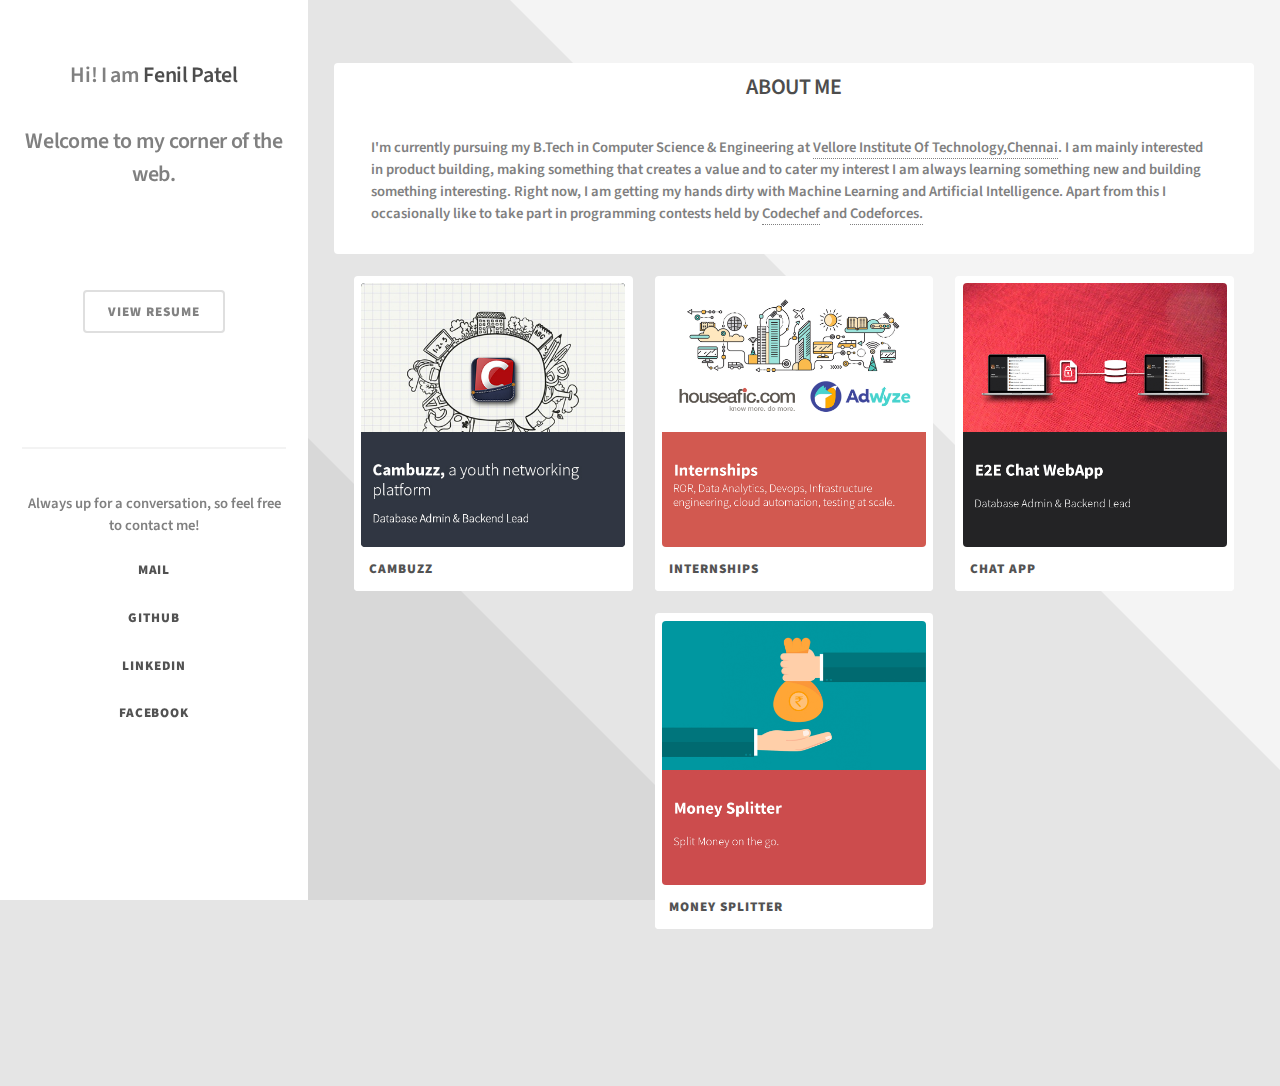
<file: index.html>
<!DOCTYPE HTML>
<html>
<head>
    <title>Fenil</title>
    <!--[if lte IE 8]><script src="/assets/js/ie/html5shiv.js"></script><![endif]-->
    <link rel="stylesheet" href="assets/css/main.css" />
    <link rel="icon" href="images/favicon.ico" type="image/x-icon" />
    <link rel="apple-touch-icon-precomposed" href="assets/icons/apple-touch-icon-precomposed.png" />
    <!--[if lte IE 9]><link rel="stylesheet" href="/assets/css/ie9.css" /><![endif]-->
    <!--[if lte IE 8]><link rel="stylesheet" href="/assets/css/ie8.css" /><![endif]-->
</head>

<body class="is-landing">
    <header id="header">
        <!-- <h1 style="font-size:40px;">FENIL PATEL</h1> -->
        <p style="text-align:center;"> Hi! I am <span style="color:#4d4d4d">Fenil Patel</span></p>
        <p style="text-align:center;">Welcome to my corner of the web.</p>
        <br /><br /><br />
        <ul class="actions" style="text-align:center;">
            <li ><a href="https://www.dropbox.com/home?preview=Fenil_Resume.pdf" target="_blank" class="button">View Resume</a></li>
        </ul>
    </header>
    <div id="main">
        <div class="items">
            <article class="featured-item">
                <h2> ABOUT ME </h2>
                <p>I'm currently pursuing my B.Tech in Computer Science & Engineering at <a href="http://chennai.vit.ac.in" target="_blank"> Vellore Institute Of Technology,Chennai</a>. I am mainly interested in product building, making something that creates a value and to cater my interest I am always learning something new and building something interesting. Right now, I am getting my hands dirty with Machine Learning and Artificial Intelligence. Apart from this I occasionally like to take part in programming contests held by <a href="https://www.codechef.com/users/fenil">Codechef</a> and <a href="http://codeforces.com/profile/fenil">Codeforces.</a></p>
            </article>
            <article class="item">
                <header>
                    <h3><a href="projects/cambuzz.html">Cambuzz</a></h3>
                </header>
                <div class="image"><img src="images/posts/cambuzz_cover.jpg" alt="" class="main image" /></div>
                <footer>
                    <div class="inner">
                        <!-- <p>A simple, minimalistic landing page ideal for businesses doing business-like things.</p> -->
                       <!--  <ul class="actions">
                            <li><a href="http://cambuzz.me" target="_blank" class="button fit">Live Preview</a></li>
                            <li><a href="https://github.com/cambuzz/core" target="_blank" class="button fit">Github</a></li>
                        </ul> -->
                        <!-- <p class="date">Posted on October 4, 2016</p> -->
                    </div>
                </footer>
            </article>
            <article class="item">
                <header>
                    <h3><a href="projects/internships.html">Internships</a></h3></header>
                <div class="image"><img src="images/posts/internships_cover.jpg" alt="" class="main" /></div>
                <footer>
                    <div class="inner">
                       <!--  <p>A crisp, bright, business-oriented website template with a mobile-style menu.</p>
                        <ul class="actions">
                            <li><a href="intensify.html" class="button fit">Demo</a></li>
                            <li><a href="intensify.html" class="button fit">Download <span class="extra">(3K)</span></a></li>
                        </ul>
                        <p class="date">Posted on August 31, 2016</p> -->
                    </div>
                </footer>
            </article>
            <article class="item">
                <header>
                    <h3><a href="projects/chatapp.html">Chat App</a></h3></header>
                <div class="image"><img src="images/posts/chatapp_cover.jpg" alt="" class="main" /></div>
                <footer>
                    <div class="inner">
                       <!--  <p>A crisp, bright, business-oriented website template with a mobile-style menu.</p>
                        <ul class="actions">
                            <li><a href="intensify.html" class="button fit">Demo</a></li>
                            <li><a href="intensify.html" class="button fit">Download <span class="extra">(3K)</span></a></li>
                        </ul>
                        <p class="date">Posted on August 31, 2016</p> -->
                    </div>
                </footer>
            </article>
            <article class="item">
                <header>
                    <h3><a href="projects/moneysplitter.html">Money Splitter</a></h3></header>
                <div class="image"><img src="images/posts/moneysplitter_cover.jpg" alt="" class="main" /></div>
                <footer>
                    <div class="inner">
                       <!--  <p>A crisp, bright, business-oriented website template with a mobile-style menu.</p>
                        <ul class="actions">
                            <li><a href="intensify.html" class="button fit">Demo</a></li>
                            <li><a href="intensify.html" class="button fit">Download <span class="extra">(3K)</span></a></li>
                        </ul>
                        <p class="date">Posted on August 31, 2016</p> -->
                    </div>
                </footer>
            </article>
        </div>
        <!-- <ul class="pagination">
            <li><span class="button special disabled">Previous</span></li>
            <li class="page current"><a href="index.html">1</a></li>
            <li class="page"><a href="2.html">2</a></li>
            <li class="page"><a href="3.html">3</a></li>
            <li class="page"><a href="4.html">4</a></li>
            <li><a href="2.html" class="button special">Next</a></li>
        </ul> -->

    </div>
    <footer id="footer">
        <section style="text-align:center;">
        <p>Always up for a conversation, so feel free to contact me!</p>
            <ul class="links" style="display:inline;">
                <li>
                    <h3><a href="mailto:patelfenil1996@gmail.com" target="_blank">Mail</a></h3>
                </li>
                <li>
                    <h3><a href="https://github.com/patelfenil" target="_blank">Github</a></h3>
                </li>
                <li>
                    <h3><a href="https://linkedin.com/in/patelfenil" target="_blank">Linkedin</a></h3>
                </li>
                <li>
                    <h3><a href="https://fb.me/patel.fenil.1238" target="_blank">Facebook</a></h3>
                </li>
            </ul>
        </section>
    </footer>
    <script src="assets/js/jquery.min.js"></script>
    <script src="assets/js/skel.min.js"></script>
    <!--[if lte IE 8]><script src="/assets/js/ie/respond.min.js"></script><![endif]-->
    <script src="assets/js/main.js"></script>
</body>
<!-- Mirrored from templated.co/ by HTTrack Website Copier/3.x [XR&CO'2014], Tue, 11 Oct 2016 12:52:54 GMT -->

</html>
</file>
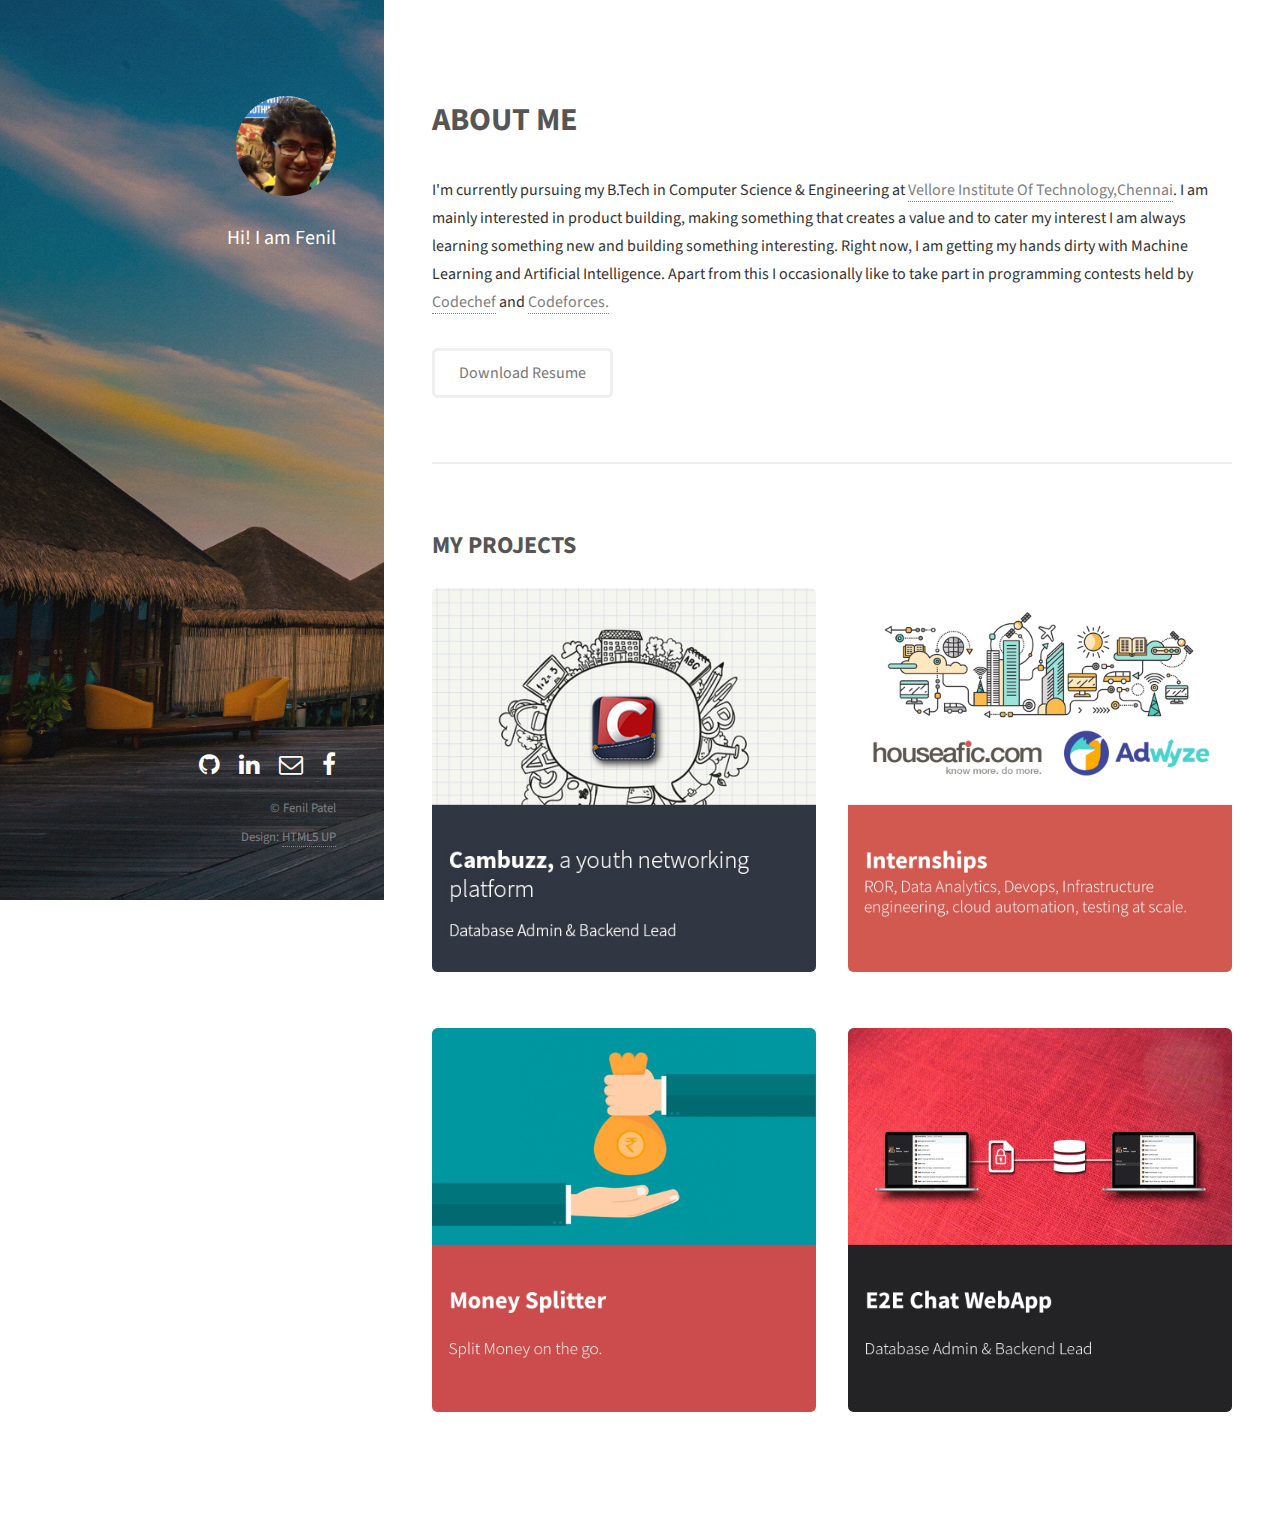
<file: Old/index.html>
<!DOCTYPE HTML>
<!--
	Strata by HTML5 UP
	html5up.net | @ajlkn
	Free for personal and commercial use under the CCA 3.0 license (html5up.net/license)
-->
<html>
	<head>
		<title>Fenil Patel</title>
		<meta charset="utf-8" />
		<meta name="viewport" content="width=device-width, initial-scale=1" />
		<!--[if lte IE 8]><script src="assets/js/ie/html5shiv.js"></script><![endif]-->
		<link rel="stylesheet" href="assets/css/main.css" />
		<!--[if lte IE 8]><link rel="stylesheet" href="assets/css/ie8.css" /><![endif]-->
	</head>
	<body id="top">

		<!-- Header -->
			<header id="header">
				<div class="inner">
					<a href="#" class="image avatar"><img src="images/avatar.jpg" alt="" /></a>
					<h1><strong>Hi! I am Fenil</strong><br />
				</div>
			</header>

		<!-- Main -->
			<div id="main">

				<!-- One -->
					<section id="one">
						<header class="major">
							<h2>ABOUT ME</h2>
						</header>
						<p>I'm currently pursuing my B.Tech in Computer Science & Engineering at <a href="http://chennai.vit.ac.in" target="_blank"> Vellore Institute Of Technology,Chennai</a>. I am mainly interested in product building, making something that creates a value and to cater my interest I am always learning something new and building something interesting. Right now, I am getting my hands dirty with Machine Learning and Artificial Intelligence. Apart from this I occasionally like to take part in programming contests held by <a href="https://www.codechef.com/users/fenil">Codechef</a> and <a href="http://codeforces.com/profile/fenil">Codeforces.</a></p>
						<ul class="actions">
							<li><a href="Fenil_Resume.pdf" target="_blank" class="button">Download Resume</a></li>
						</ul>
					</section>

				<!-- Two -->
					<section id="two">
						<h2>MY PROJECTS</h2>
						<div class="row">
							<article class="6u 12u$(xsmall) work-item">
								<a href="projects/cambuzz.html" class="image fit"><img src="images/posts/cambuzz_cover.jpg" alt="" /></a>
								<!-- <h3>Cambuzz</h3> -->
								<!-- <p>Youth networking platform</p> -->
							</article>
							<article class="6u$ 12u$(xsmall) work-item">
								<a href="projects/internships.html" class="image fit"><img src="images/posts/internships_cover.jpg" alt="" /></a>
								<!-- <h3>Internships</h3> -->
								<!-- <p></p> -->
							</article>
							<article class="6u 12u$(xsmall) work-item">
								<a href="projects/money_splitter.html" class="image fit"><img src="images/posts/moneysplitter_cover.jpg" alt="" /></a>
								<!-- <h3>Money Splitter App</h3> -->
								<!-- <p>Money slpitting made easy</p> -->
							</article>
							<article class="6u$ 12u$(xsmall) work-item">
								<a href="projects/chat_app.html" class="image fit"><img src="images/posts/chatapp_cover.jpg" alt="" /></a>
								<!-- <h3>Chat app</h3> -->
								<!-- <p>Chat application with end to end encryption</p> -->
							</article>


							<!-- <article class="6u$ 12u$(xsmall) work-item">
								<a href="images/fulls/06.jpg" class="image fit thumb"><img src="images/thumbs/06.jpg" alt="" /></a>
								<h3>Risus ornare lacinia</h3>
								<p>Lorem ipsum dolor sit amet nisl sed nullam feugiat.</p>
							</article> -->
						</div>
					</section>

				<!-- Three -->
					<!-- <section id="three">
						<h2>Get In Touch</h2>
						<p></p>
						<div class="row">
							<div class="8u 12u$(small)">
								<form method="post" action="#">
									<div class="row uniform 50%">
										<div class="6u 12u$(xsmall)"><input type="text" name="name" id="name" placeholder="Name" /></div>
										<div class="6u$ 12u$(xsmall)"><input type="email" name="email" id="email" placeholder="Email" /></div>
										<div class="12u$"><textarea name="message" id="message" placeholder="Message" rows="4"></textarea></div>
									</div>
								</form>
								<ul class="actions">
									<li><input type="submit" value="Send Message" /></li>
								</ul>
							</div>
							<div class="4u$ 12u$(small)">
								<ul class="labeled-icons">
									<li>
										<h3 class="icon fa-mobile"><span class="label">Phone</span></h3>
										+91 8939490093
									</li>
									<li>
										<h3 class="icon fa-envelope-o"><span class="label">Email</span></h3>
										<a href="#">patelfenil1996@gmail.com</a>
									</li>
								</ul>
							</div>
						</div>
					</section> -->

				<!-- Four -->
				<!--
					<section id="four">
						<h2>Elements</h2>

						<section>
							<h4>Text</h4>
							<p>This is <b>bold</b> and this is <strong>strong</strong>. This is <i>italic</i> and this is <em>emphasized</em>.
							This is <sup>superscript</sup> text and this is <sub>subscript</sub> text.
							This is <u>underlined</u> and this is code: <code>for (;;) { ... }</code>. Finally, <a href="#">this is a link</a>.</p>
							<hr />
							<header>
								<h4>Heading with a Subtitle</h4>
								<p>Lorem ipsum dolor sit amet nullam id egestas urna aliquam</p>
							</header>
							<p>Nunc lacinia ante nunc ac lobortis. Interdum adipiscing gravida odio porttitor sem non mi integer non faucibus ornare mi ut ante amet placerat aliquet. Volutpat eu sed ante lacinia sapien lorem accumsan varius montes viverra nibh in adipiscing blandit tempus accumsan.</p>
							<header>
								<h5>Heading with a Subtitle</h5>
								<p>Lorem ipsum dolor sit amet nullam id egestas urna aliquam</p>
							</header>
							<p>Nunc lacinia ante nunc ac lobortis. Interdum adipiscing gravida odio porttitor sem non mi integer non faucibus ornare mi ut ante amet placerat aliquet. Volutpat eu sed ante lacinia sapien lorem accumsan varius montes viverra nibh in adipiscing blandit tempus accumsan.</p>
							<hr />
							<h2>Heading Level 2</h2>
							<h3>Heading Level 3</h3>
							<h4>Heading Level 4</h4>
							<h5>Heading Level 5</h5>
							<h6>Heading Level 6</h6>
							<hr />
							<h5>Blockquote</h5>
							<blockquote>Fringilla nisl. Donec accumsan interdum nisi, quis tincidunt felis sagittis eget tempus euismod. Vestibulum ante ipsum primis in faucibus vestibulum. Blandit adipiscing eu felis iaculis volutpat ac adipiscing accumsan faucibus. Vestibulum ante ipsum primis in faucibus lorem ipsum dolor sit amet nullam adipiscing eu felis.</blockquote>
							<h5>Preformatted</h5>
							<pre><code>i = 0;

while (!deck.isInOrder()) {
print 'Iteration ' + i;
deck.shuffle();
i++;
}

print 'It took ' + i + ' iterations to sort the deck.';</code></pre>
						</section>

						<section>
							<h4>Lists</h4>
							<div class="row">
								<div class="6u 12u$(xsmall)">
									<h5>Unordered</h5>
									<ul>
										<li>Dolor pulvinar etiam magna etiam.</li>
										<li>Sagittis adipiscing lorem eleifend.</li>
										<li>Felis enim feugiat dolore viverra.</li>
									</ul>
									<h5>Alternate</h5>
									<ul class="alt">
										<li>Dolor pulvinar etiam magna etiam.</li>
										<li>Sagittis adipiscing lorem eleifend.</li>
										<li>Felis enim feugiat dolore viverra.</li>
									</ul>
								</div>
								<div class="6u$ 12u$(xsmall)">
									<h5>Ordered</h5>
									<ol>
										<li>Dolor pulvinar etiam magna etiam.</li>
										<li>Etiam vel felis at lorem sed viverra.</li>
										<li>Felis enim feugiat dolore viverra.</li>
										<li>Dolor pulvinar etiam magna etiam.</li>
										<li>Etiam vel felis at lorem sed viverra.</li>
										<li>Felis enim feugiat dolore viverra.</li>
									</ol>
									<h5>Icons</h5>
									<ul class="icons">
										<li><a href="#" class="icon fa-twitter"><span class="label">Twitter</span></a></li>
										<li><a href="#" class="icon fa-facebook"><span class="label">Facebook</span></a></li>
										<li><a href="#" class="icon fa-instagram"><span class="label">Instagram</span></a></li>
										<li><a href="#" class="icon fa-github"><span class="label">Github</span></a></li>
										<li><a href="#" class="icon fa-dribbble"><span class="label">Dribbble</span></a></li>
										<li><a href="#" class="icon fa-tumblr"><span class="label">Tumblr</span></a></li>
									</ul>
								</div>
							</div>
							<h5>Actions</h5>
							<ul class="actions">
								<li><a href="#" class="button special">Default</a></li>
								<li><a href="#" class="button">Default</a></li>
							</ul>
							<ul class="actions small">
								<li><a href="#" class="button special small">Small</a></li>
								<li><a href="#" class="button small">Small</a></li>
							</ul>
							<div class="row">
								<div class="6u 12u$(small)">
									<ul class="actions vertical">
										<li><a href="#" class="button special">Default</a></li>
										<li><a href="#" class="button">Default</a></li>
									</ul>
								</div>
								<div class="6u$ 12u$(small)">
									<ul class="actions vertical small">
										<li><a href="#" class="button special small">Small</a></li>
										<li><a href="#" class="button small">Small</a></li>
									</ul>
								</div>
								<div class="6u 12u$(small)">
									<ul class="actions vertical">
										<li><a href="#" class="button special fit">Default</a></li>
										<li><a href="#" class="button fit">Default</a></li>
									</ul>
								</div>
								<div class="6u$ 12u$(small)">
									<ul class="actions vertical small">
										<li><a href="#" class="button special small fit">Small</a></li>
										<li><a href="#" class="button small fit">Small</a></li>
									</ul>
								</div>
							</div>
						</section>

						<section>
							<h4>Table</h4>
							<h5>Default</h5>
							<div class="table-wrapper">
								<table>
									<thead>
										<tr>
											<th>Name</th>
											<th>Description</th>
											<th>Price</th>
										</tr>
									</thead>
									<tbody>
										<tr>
											<td>Item One</td>
											<td>Ante turpis integer aliquet porttitor.</td>
											<td>29.99</td>
										</tr>
										<tr>
											<td>Item Two</td>
											<td>Vis ac commodo adipiscing arcu aliquet.</td>
											<td>19.99</td>
										</tr>
										<tr>
											<td>Item Three</td>
											<td> Morbi faucibus arcu accumsan lorem.</td>
											<td>29.99</td>
										</tr>
										<tr>
											<td>Item Four</td>
											<td>Vitae integer tempus condimentum.</td>
											<td>19.99</td>
										</tr>
										<tr>
											<td>Item Five</td>
											<td>Ante turpis integer aliquet porttitor.</td>
											<td>29.99</td>
										</tr>
									</tbody>
									<tfoot>
										<tr>
											<td colspan="2"></td>
											<td>100.00</td>
										</tr>
									</tfoot>
								</table>
							</div>

							<h5>Alternate</h5>
							<div class="table-wrapper">
								<table class="alt">
									<thead>
										<tr>
											<th>Name</th>
											<th>Description</th>
											<th>Price</th>
										</tr>
									</thead>
									<tbody>
										<tr>
											<td>Item One</td>
											<td>Ante turpis integer aliquet porttitor.</td>
											<td>29.99</td>
										</tr>
										<tr>
											<td>Item Two</td>
											<td>Vis ac commodo adipiscing arcu aliquet.</td>
											<td>19.99</td>
										</tr>
										<tr>
											<td>Item Three</td>
											<td> Morbi faucibus arcu accumsan lorem.</td>
											<td>29.99</td>
										</tr>
										<tr>
											<td>Item Four</td>
											<td>Vitae integer tempus condimentum.</td>
											<td>19.99</td>
										</tr>
										<tr>
											<td>Item Five</td>
											<td>Ante turpis integer aliquet porttitor.</td>
											<td>29.99</td>
										</tr>
									</tbody>
									<tfoot>
										<tr>
											<td colspan="2"></td>
											<td>100.00</td>
										</tr>
									</tfoot>
								</table>
							</div>
						</section>

						<section>
							<h4>Buttons</h4>
							<ul class="actions">
								<li><a href="#" class="button special">Special</a></li>
								<li><a href="#" class="button">Default</a></li>
							</ul>
							<ul class="actions">
								<li><a href="#" class="button big">Big</a></li>
								<li><a href="#" class="button">Default</a></li>
								<li><a href="#" class="button small">Small</a></li>
							</ul>
							<ul class="actions fit">
								<li><a href="#" class="button special fit">Fit</a></li>
								<li><a href="#" class="button fit">Fit</a></li>
							</ul>
							<ul class="actions fit small">
								<li><a href="#" class="button special fit small">Fit + Small</a></li>
								<li><a href="#" class="button fit small">Fit + Small</a></li>
							</ul>
							<ul class="actions">
								<li><a href="#" class="button special icon fa-download">Icon</a></li>
								<li><a href="#" class="button icon fa-download">Icon</a></li>
							</ul>
							<ul class="actions">
								<li><span class="button special disabled">Special</span></li>
								<li><span class="button disabled">Default</span></li>
							</ul>
						</section>

						<section>
							<h4>Form</h4>
							<form method="post" action="#">
								<div class="row uniform 50%">
									<div class="6u 12u$(xsmall)">
										<input type="text" name="demo-name" id="demo-name" value="" placeholder="Name" />
									</div>
									<div class="6u$ 12u$(xsmall)">
										<input type="email" name="demo-email" id="demo-email" value="" placeholder="Email" />
									</div>
									<div class="12u$">
										<div class="select-wrapper">
											<select name="demo-category" id="demo-category">
												<option value="">- Category -</option>
												<option value="1">Manufacturing</option>
												<option value="1">Shipping</option>
												<option value="1">Administration</option>
												<option value="1">Human Resources</option>
											</select>
										</div>
									</div>
									<div class="4u 12u$(small)">
										<input type="radio" id="demo-priority-low" name="demo-priority" checked>
										<label for="demo-priority-low">Low Priority</label>
									</div>
									<div class="4u 12u$(small)">
										<input type="radio" id="demo-priority-normal" name="demo-priority">
										<label for="demo-priority-normal">Normal Priority</label>
									</div>
									<div class="4u$ 12u(small)">
										<input type="radio" id="demo-priority-high" name="demo-priority">
										<label for="demo-priority-high">High Priority</label>
									</div>
									<div class="6u 12u$(small)">
										<input type="checkbox" id="demo-copy" name="demo-copy">
										<label for="demo-copy">Email me a copy of this message</label>
									</div>
									<div class="6u$ 12u$(small)">
										<input type="checkbox" id="demo-human" name="demo-human" checked>
										<label for="demo-human">I am a human and not a robot</label>
									</div>
									<div class="12u$">
										<textarea name="demo-message" id="demo-message" placeholder="Enter your message" rows="6"></textarea>
									</div>
									<div class="12u$">
										<ul class="actions">
											<li><input type="submit" value="Send Message" class="special" /></li>
											<li><input type="reset" value="Reset" /></li>
										</ul>
									</div>
								</div>
							</form>
						</section>

						<section>
							<h4>Image</h4>
							<h5>Fit</h5>
							<div class="box alt">
								<div class="row 50% uniform">
									<div class="12u$"><span class="image fit"><img src="images/fulls/05.jpg" alt="" /></span></div>
									<div class="4u"><span class="image fit"><img src="images/thumbs/01.jpg" alt="" /></span></div>
									<div class="4u"><span class="image fit"><img src="images/thumbs/02.jpg" alt="" /></span></div>
									<div class="4u$"><span class="image fit"><img src="images/thumbs/03.jpg" alt="" /></span></div>
									<div class="4u"><span class="image fit"><img src="images/thumbs/04.jpg" alt="" /></span></div>
									<div class="4u"><span class="image fit"><img src="images/thumbs/05.jpg" alt="" /></span></div>
									<div class="4u$"><span class="image fit"><img src="images/thumbs/06.jpg" alt="" /></span></div>
									<div class="4u"><span class="image fit"><img src="images/thumbs/03.jpg" alt="" /></span></div>
									<div class="4u"><span class="image fit"><img src="images/thumbs/02.jpg" alt="" /></span></div>
									<div class="4u$"><span class="image fit"><img src="images/thumbs/01.jpg" alt="" /></span></div>
								</div>
							</div>
							<h5>Left &amp; Right</h5>
							<p><span class="image left"><img src="images/avatar.jpg" alt="" /></span>Fringilla nisl. Donec accumsan interdum nisi, quis tincidunt felis sagittis eget. tempus euismod. Vestibulum ante ipsum primis in faucibus vestibulum. Blandit adipiscing eu felis iaculis volutpat ac adipiscing accumsan eu faucibus. Integer ac pellentesque praesent tincidunt felis sagittis eget. tempus euismod. Vestibulum ante ipsum primis in faucibus vestibulum. Blandit adipiscing eu felis iaculis volutpat ac adipiscing accumsan eu faucibus. Integer ac pellentesque praesent. Donec accumsan interdum nisi, quis tincidunt felis sagittis eget. tempus euismod. Vestibulum ante ipsum primis in faucibus vestibulum. Blandit adipiscing eu felis iaculis volutpat ac adipiscing accumsan eu faucibus. Integer ac pellentesque praesent tincidunt felis sagittis eget. tempus euismod. Vestibulum ante ipsum primis in faucibus vestibulum. Blandit adipiscing eu felis iaculis volutpat ac adipiscing accumsan eu faucibus. Integer ac pellentesque praesent.</p>
							<p><span class="image right"><img src="images/avatar.jpg" alt="" /></span>Fringilla nisl. Donec accumsan interdum nisi, quis tincidunt felis sagittis eget. tempus euismod. Vestibulum ante ipsum primis in faucibus vestibulum. Blandit adipiscing eu felis iaculis volutpat ac adipiscing accumsan eu faucibus. Integer ac pellentesque praesent tincidunt felis sagittis eget. tempus euismod. Vestibulum ante ipsum primis in faucibus vestibulum. Blandit adipiscing eu felis iaculis volutpat ac adipiscing accumsan eu faucibus. Integer ac pellentesque praesent. Donec accumsan interdum nisi, quis tincidunt felis sagittis eget. tempus euismod. Vestibulum ante ipsum primis in faucibus vestibulum. Blandit adipiscing eu felis iaculis volutpat ac adipiscing accumsan eu faucibus. Integer ac pellentesque praesent tincidunt felis sagittis eget. tempus euismod. Vestibulum ante ipsum primis in faucibus vestibulum. Blandit adipiscing eu felis iaculis volutpat ac adipiscing accumsan eu faucibus. Integer ac pellentesque praesent.</p>
						</section>

					</section>
				-->

			</div>

		<!-- Footer -->
			<footer id="footer">
				<div class="inner">
					<ul class="icons">
						<!-- <li><a href="#" class="icon fa-twitter"><span class="label">Twitter</span></a></li> -->
						<li><a href="https://www.github.com/patelfenil" class="icon fa-github" style="color:white;"><span class="label">Github</span></a></li>
						<li><a href="https://in.linkedin.com/in/patelfenil" class="icon fa-linkedin" style="color:white;"><span class="label">Linkedin</span></a></li>
						<li><a href="mailto:patelfenil1996@gmail.com" class="icon fa-envelope-o" style="color:white;"><span class="label">Email</span></a></li>
						<li><a href="https://www.facebook.com/patel.fenil.1238" class="icon fa-facebook" style="color:white;"><span class="label">Facebook</span></a></li>
					</ul>
					<ul class="copyright">
						<li>&copy; Fenil Patel</li><li>Design: <a href="http://html5up.net">HTML5 UP</a></li>
					</ul>
				</div>
			</footer>

		<!-- Scripts -->
			<script src="assets/js/jquery.min.js"></script>
			<script src="assets/js/jquery.poptrox.min.js"></script>
			<script src="assets/js/skel.min.js"></script>
			<script src="assets/js/util.js"></script>
			<!--[if lte IE 8]><script src="assets/js/ie/respond.min.js"></script><![endif]-->
			<script src="assets/js/main.js"></script>

	</body>
</html>
</file>
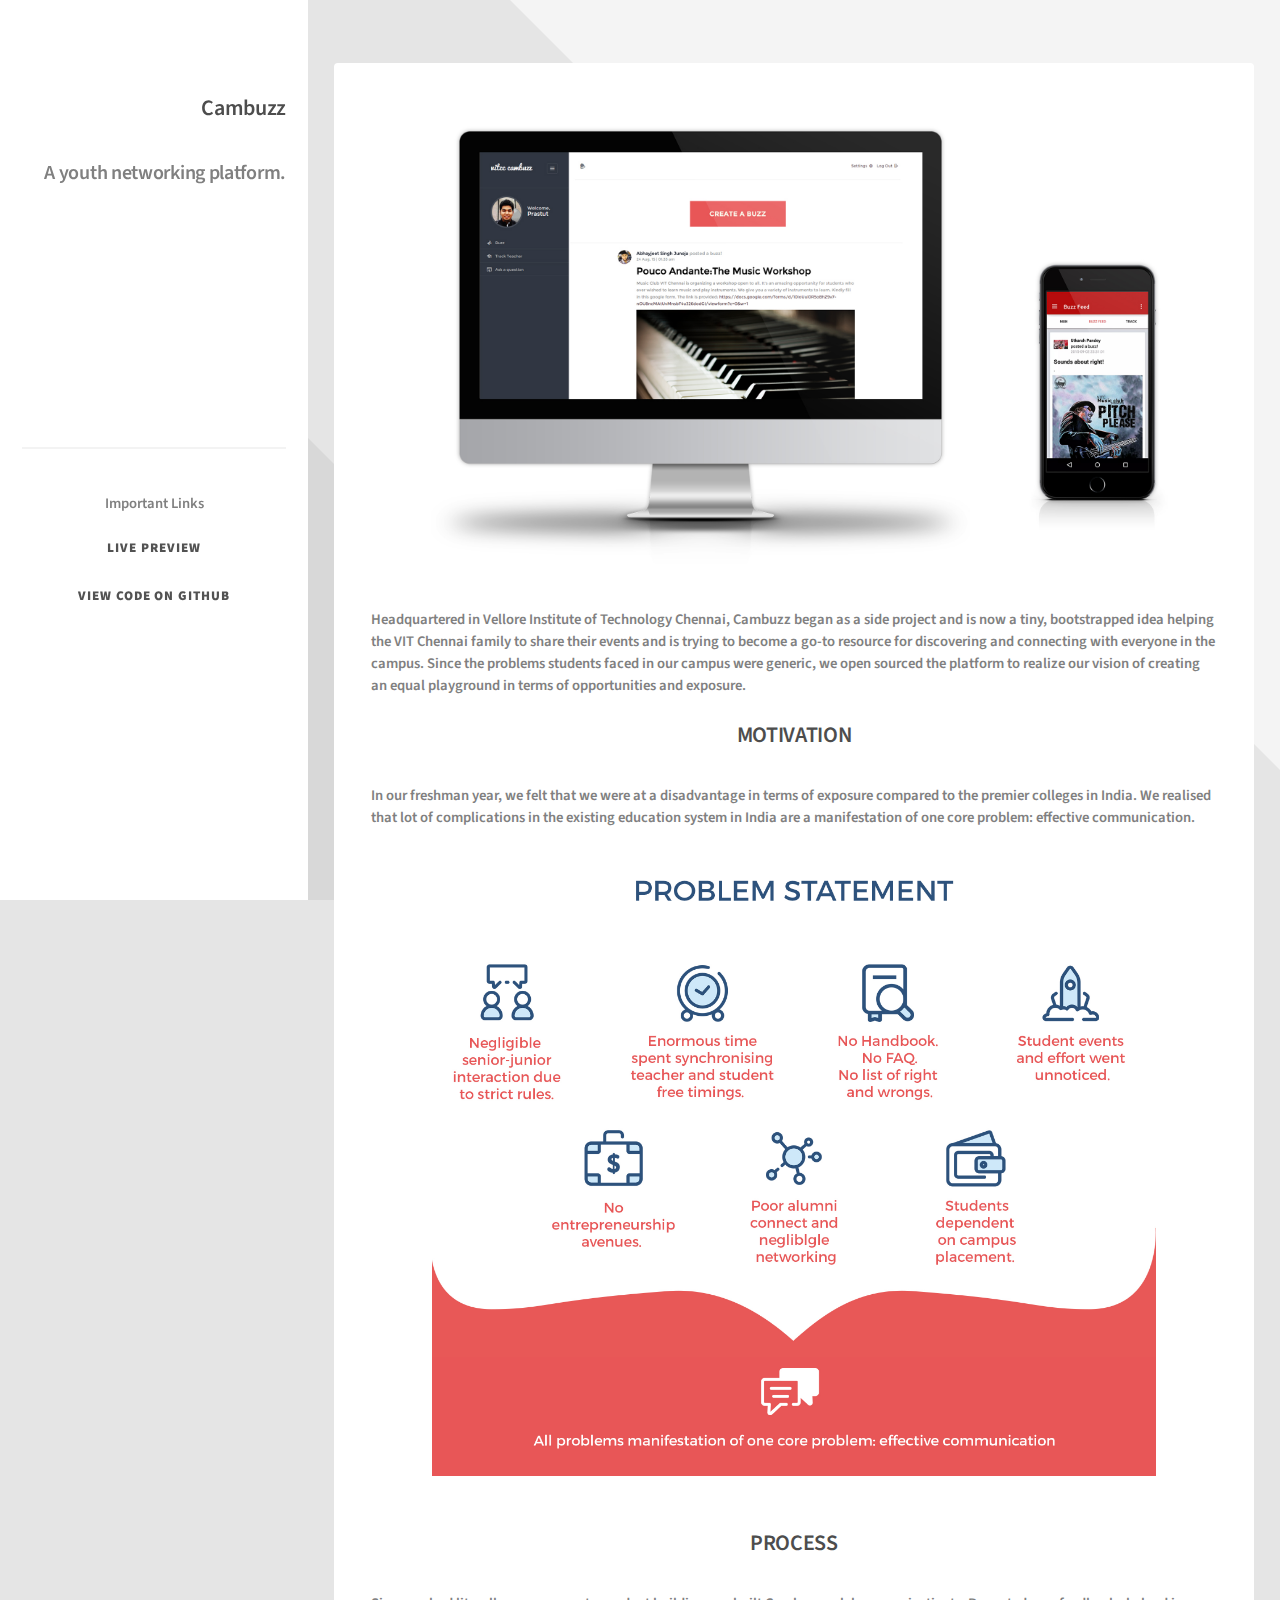
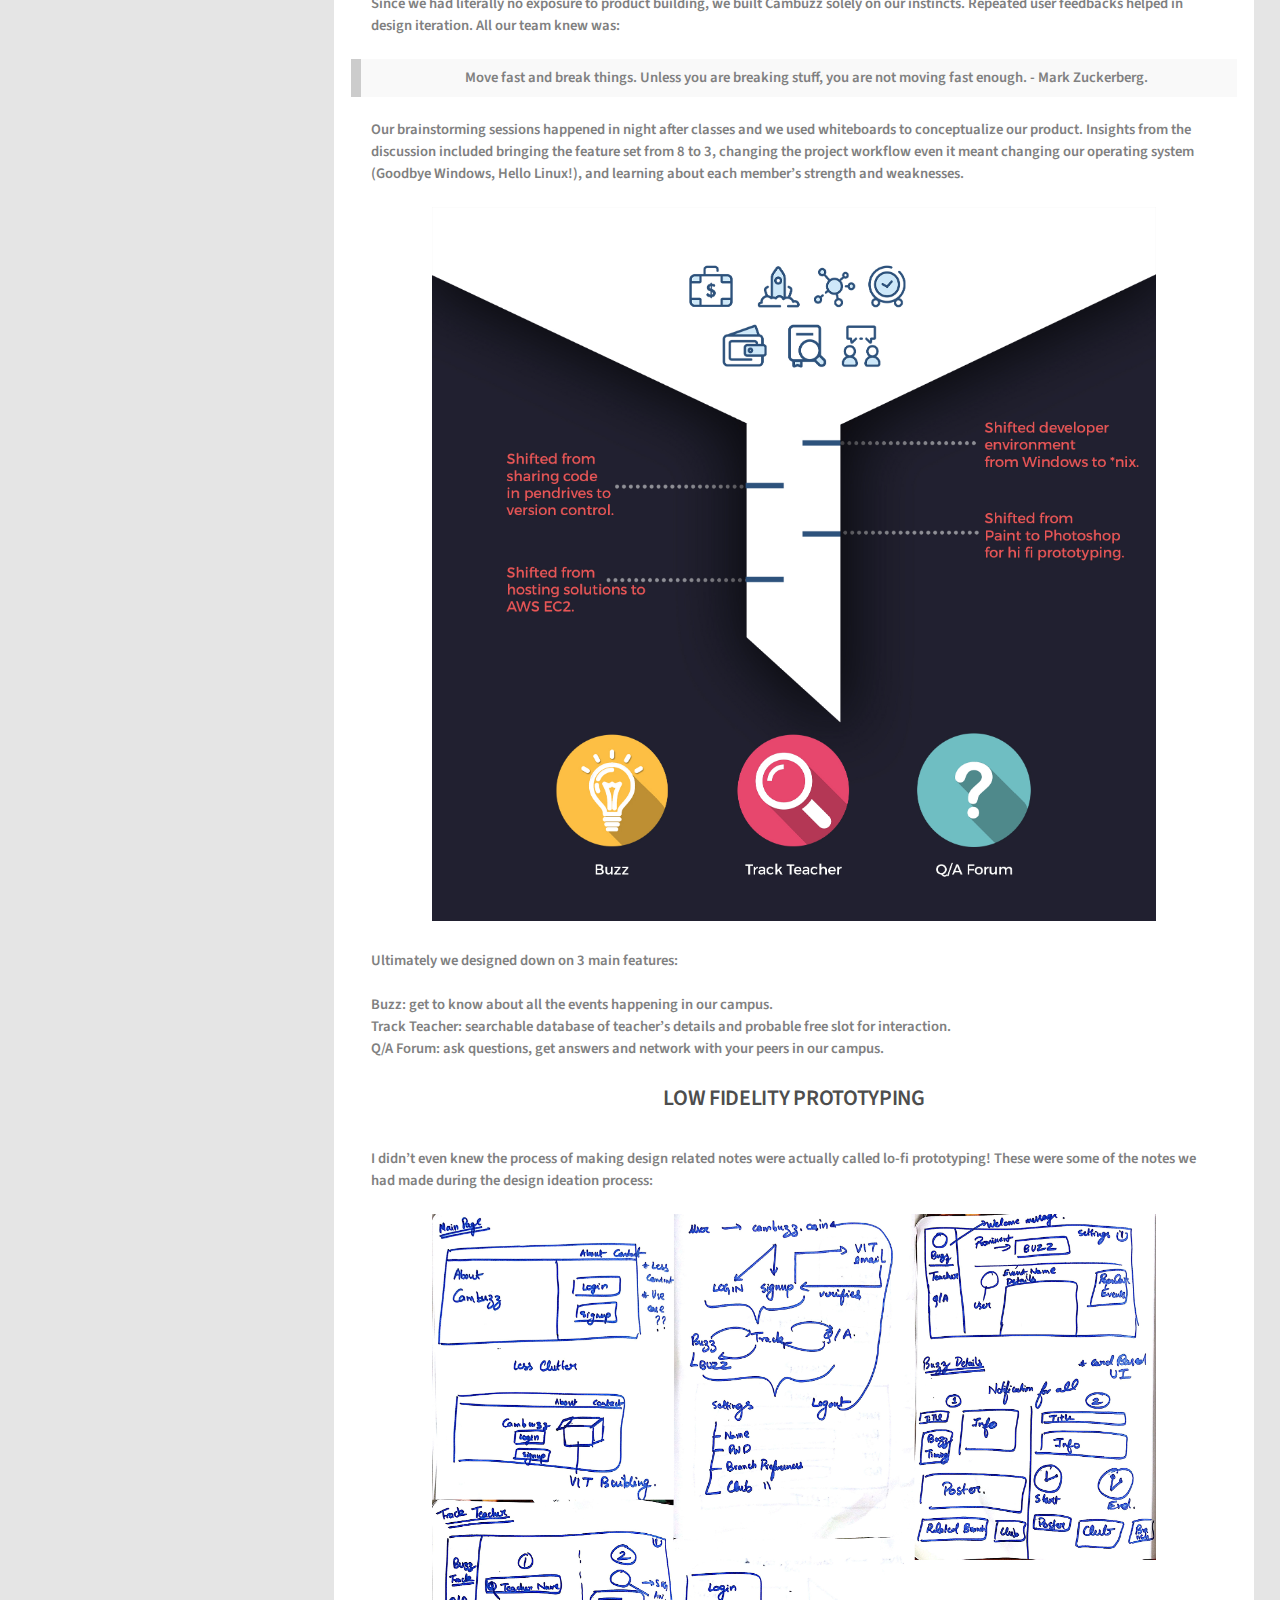
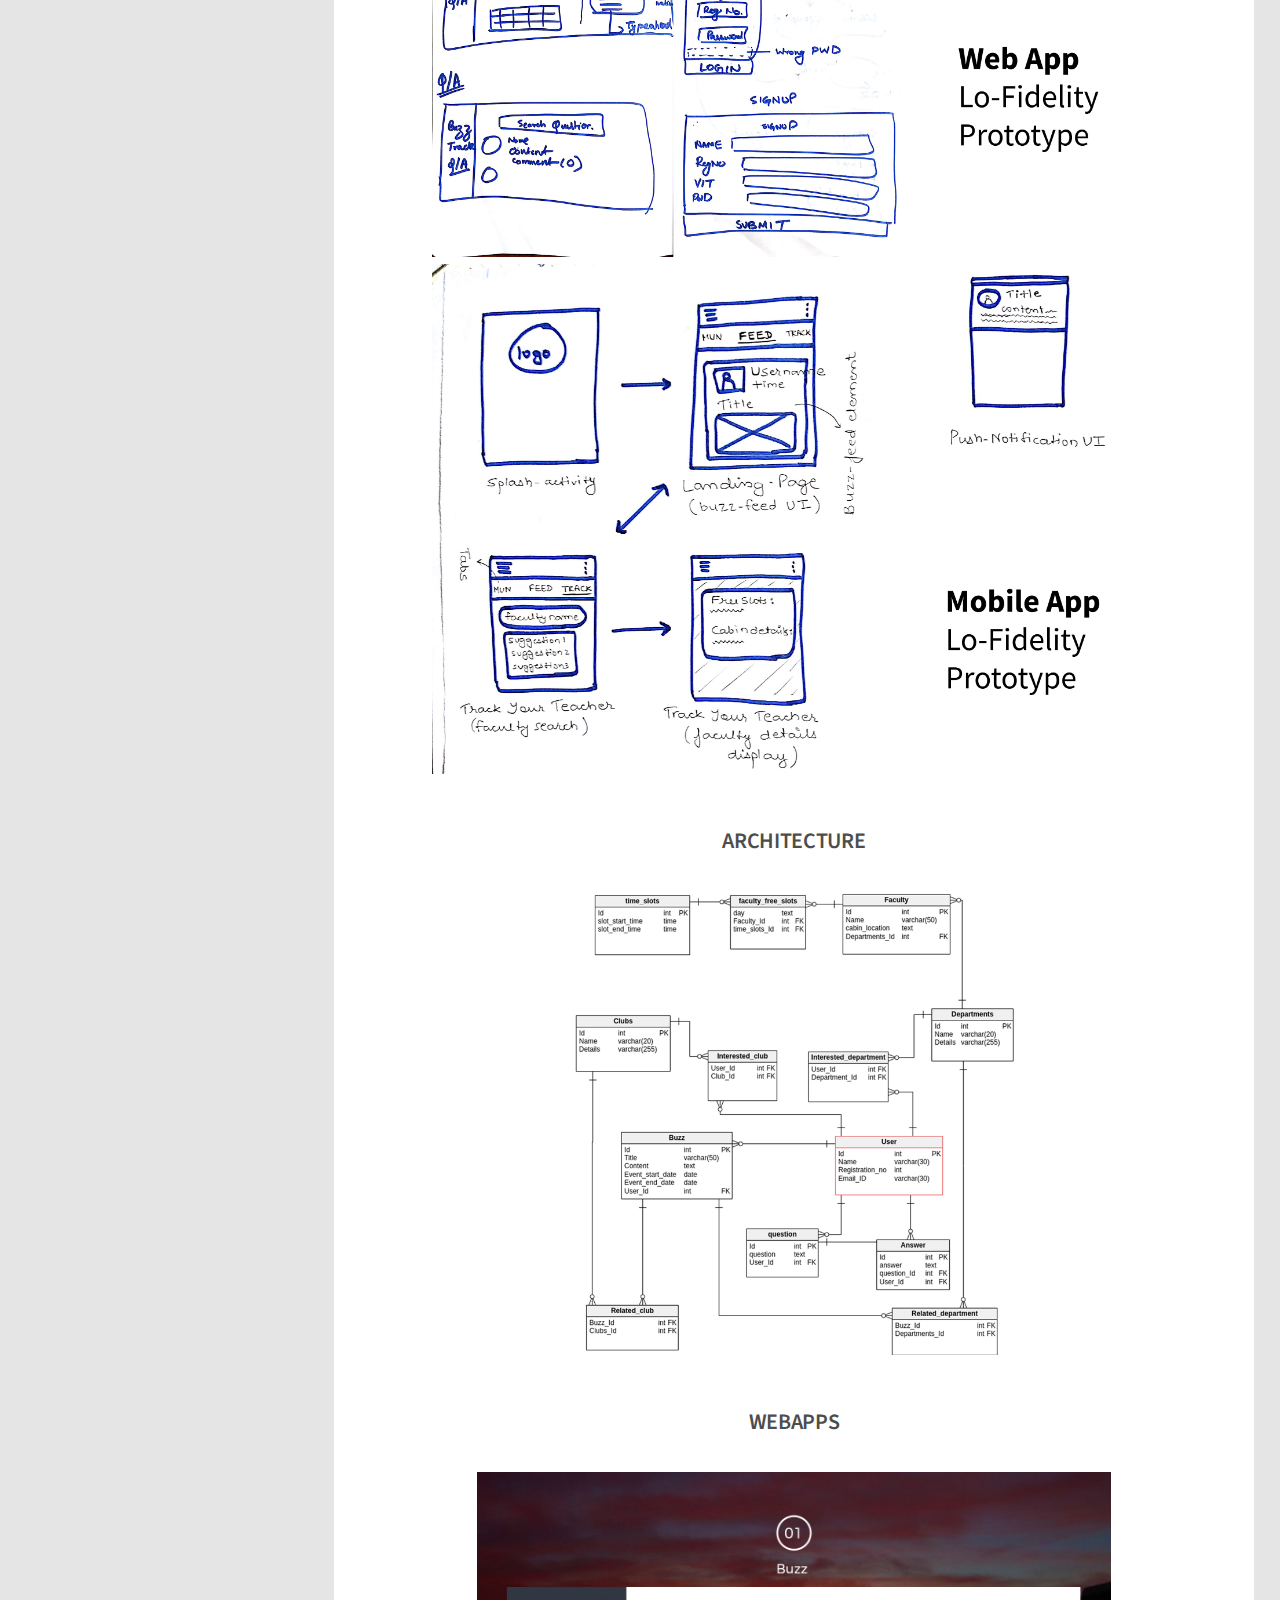
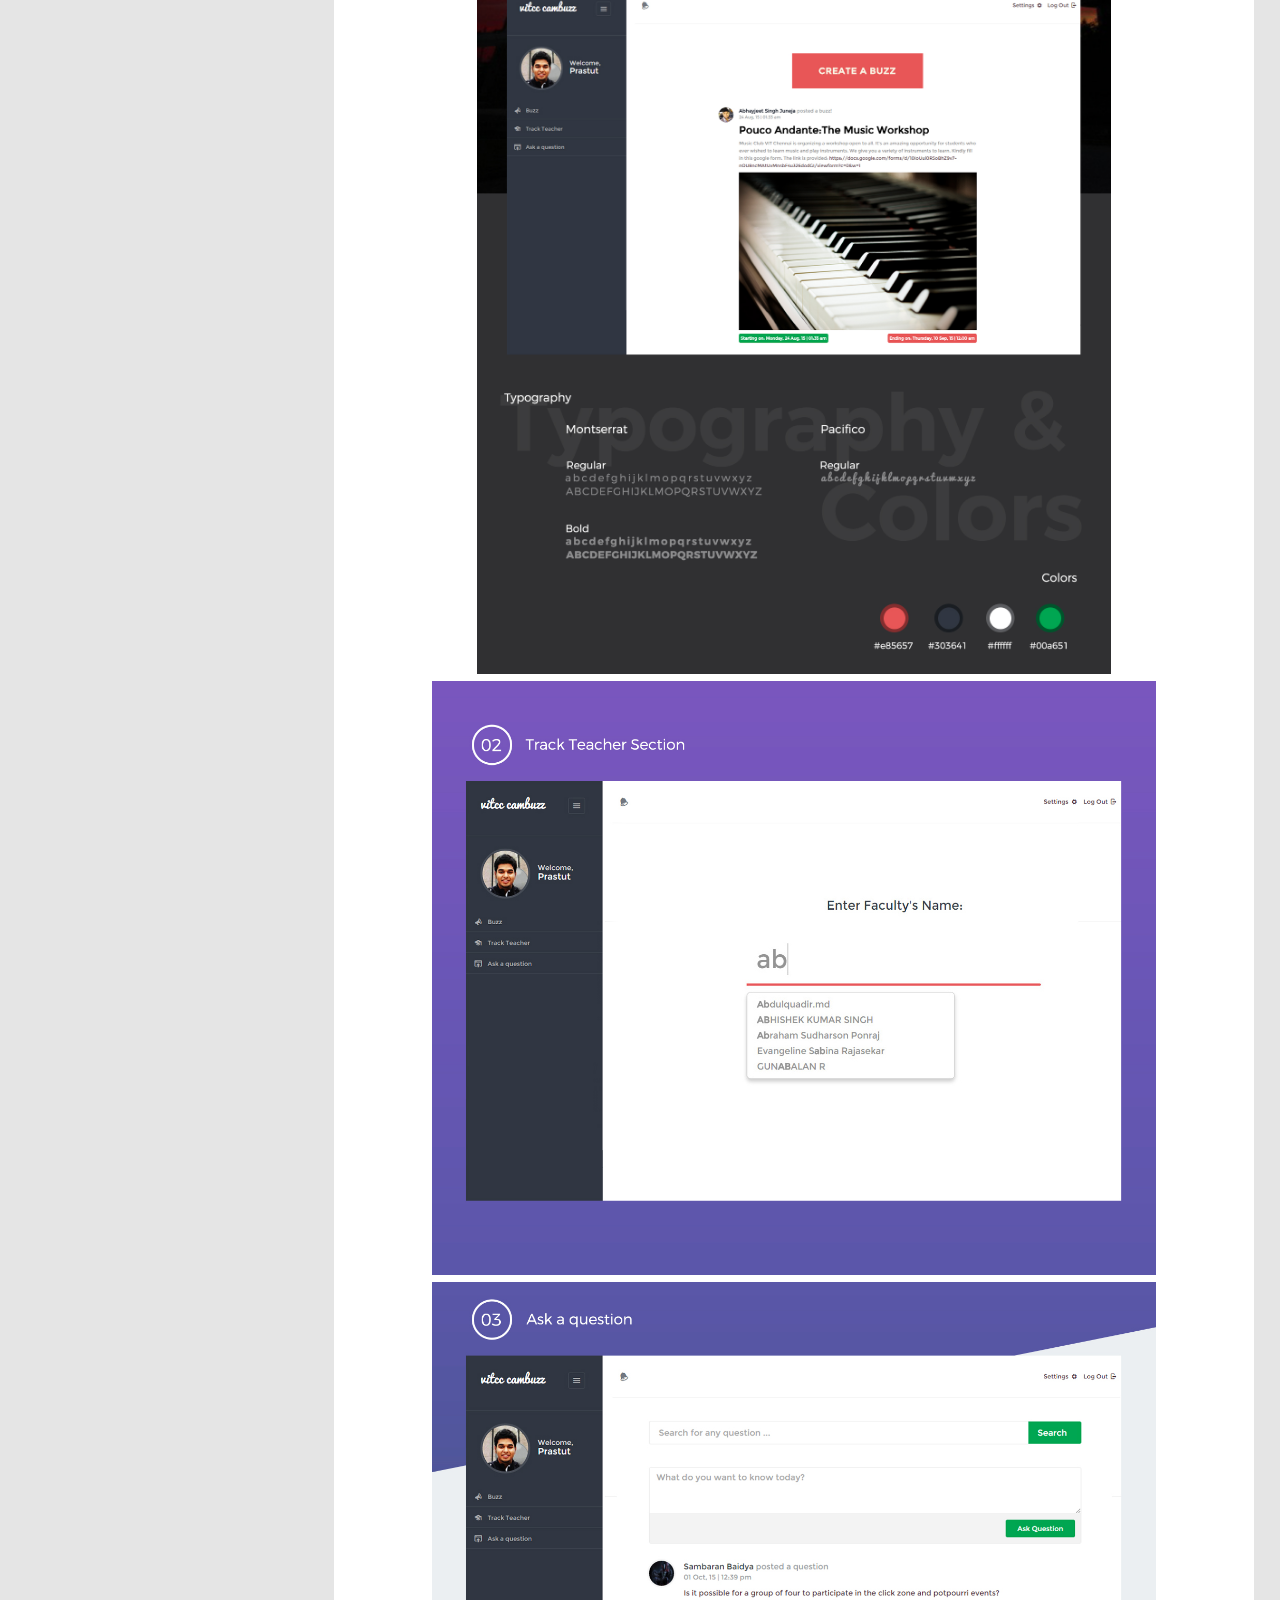
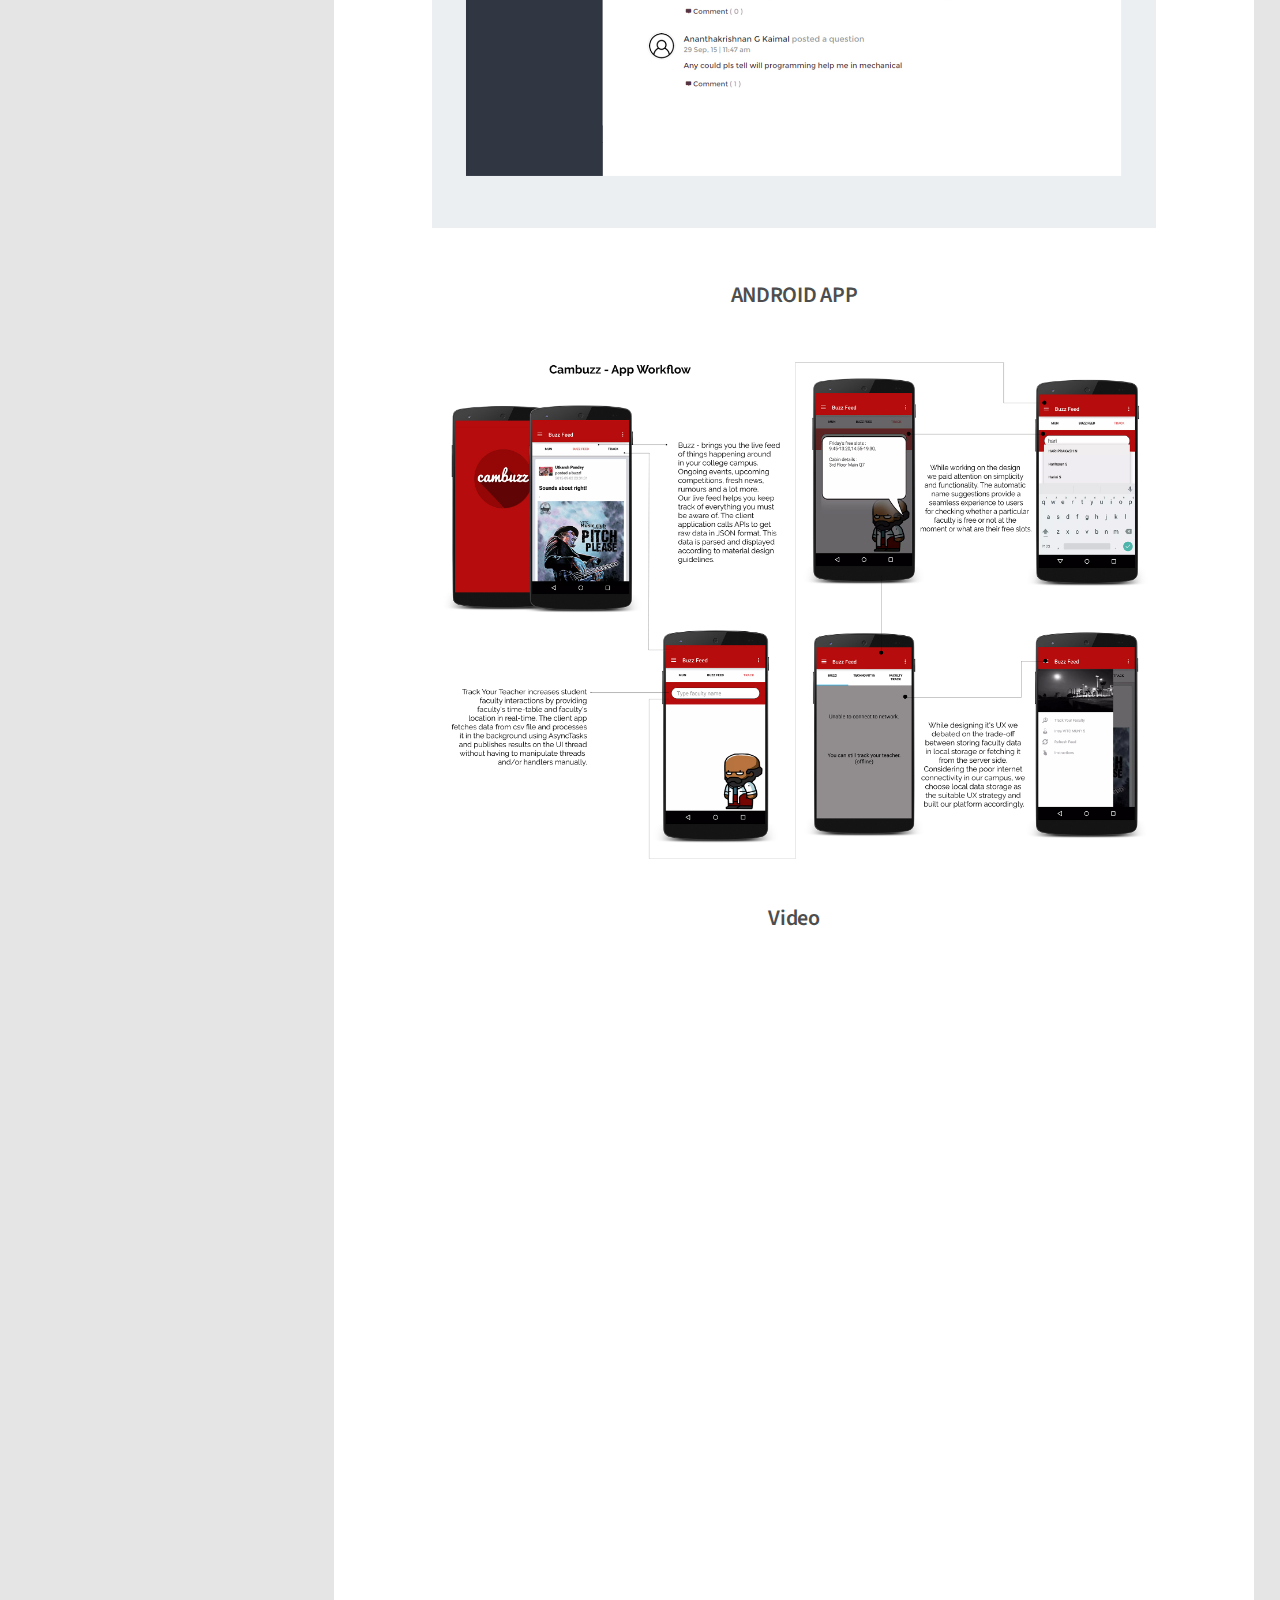
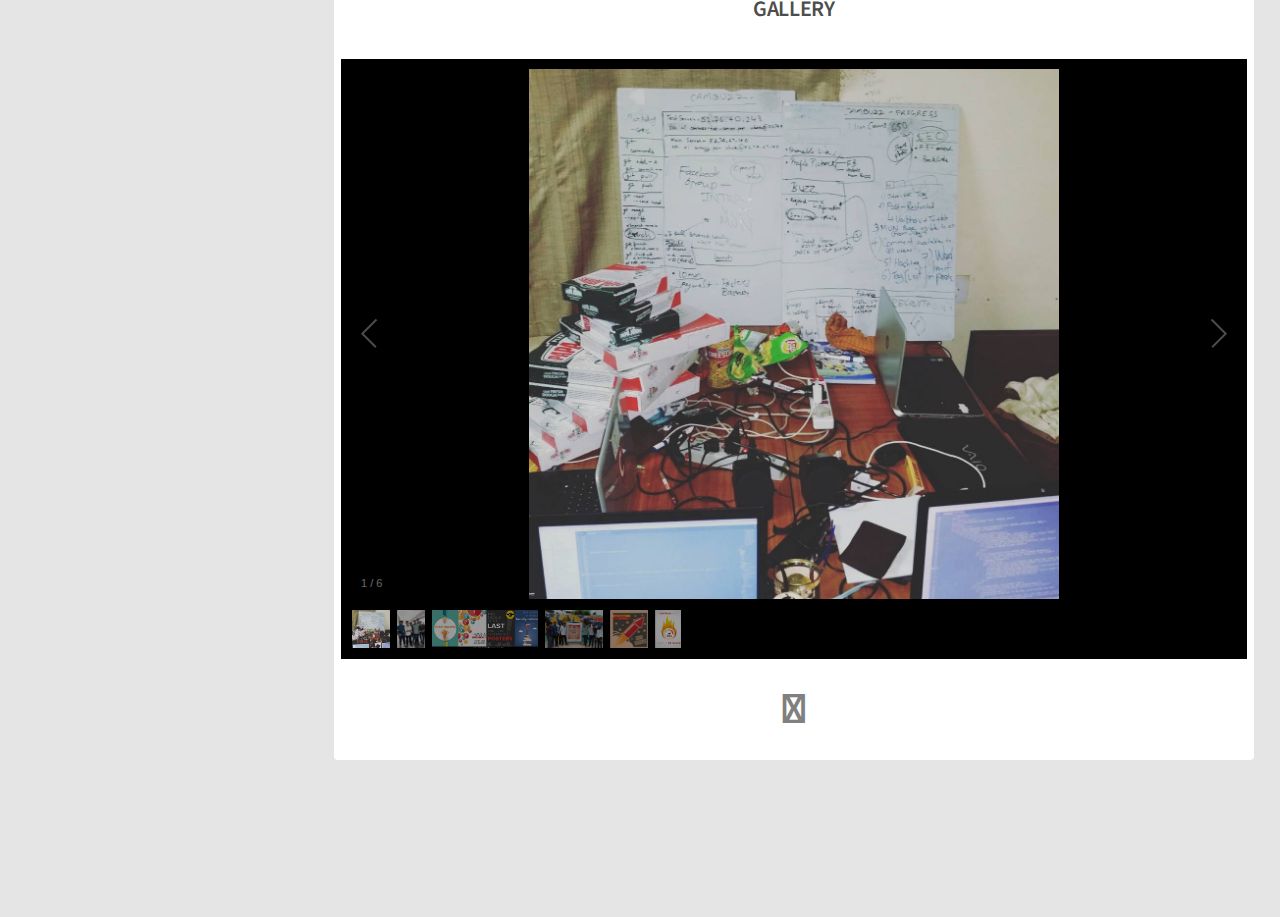
<file: projects/cambuzz.html>
<!DOCTYPE HTML>
<html>
<head>
    <title>Fenil | Cambuzz</title>
    <meta charset="utf-8" />
    <meta http-equiv="X-UA-Compatible" content="IE=edge" />
    <!--[if lte IE 8]><script src="/assets/js/ie/html5shiv.js"></script><![endif]-->
    <link rel="stylesheet" href="../assets/css/main.css" />
    <link rel="icon" href="../images/favicon.ico" type="image/x-icon" />
    <link rel="apple-touch-icon-precomposed" href="../assets/icons/apple-touch-icon-precomposed.png" />
    <!--[if lte IE 9]><link rel="stylesheet" href="/assets/css/ie9.css" /><![endif]-->
    <!--[if lte IE 8]><link rel="stylesheet" href="/assets/css/ie8.css" /><![endif]-->
</head>

<body class="is-landing">
    <header id="header">
        <!-- <h1 style="font-size:40px;">FENIL PATEL</h1> -->
        <p style="text-align:center;"><h2>Cambuzz</h2></p>
        <p style="text-align:right;font-size:20px">A youth networking platform.</p>
    </header>
    <div id="main">
        <div class="items">
            <article class="featured-item">
               <img src="../images/cambuzz/cambuzz_intro.jpg" alt="" style="width:100%"/>
                <p>Headquartered in Vellore Institute of Technology Chennai, Cambuzz began as a side project and is now a tiny, bootstrapped idea helping the VIT Chennai family to share their events and is trying to become a go-to resource for discovering and connecting with everyone in the campus. Since the problems students faced in our campus were generic, we open sourced the platform to realize our vision of creating an equal playground in terms of opportunities and exposure.</p>

                <!-- Motivation -->
                <h2>MOTIVATION</h2>
                <p>In our freshman year, we felt that we were at a disadvantage in terms of exposure compared to the premier colleges in India. We realised that lot of complications in the existing education system in India are a manifestation of one core problem: effective communication.</p>
                <img src="../images/cambuzz/problems.jpg" alt="" style="width:80%"/>

                <!-- Process -->
                <br /><br /><br />
                <h2>PROCESS</h2>
                <p>Since we had literally no exposure to product building, we built Cambuzz solely on our instincts. Repeated user feedbacks helped in design iteration. All our team knew was:</p>
                <blockquote>Move fast and break things. Unless you are breaking stuff, you are not moving fast enough. - Mark Zuckerberg.</blockquote>
                <p>Our brainstorming sessions happened in night after classes and we used whiteboards to conceptualize our product. Insights from the discussion included bringing the feature set from 8 to 3, changing the project workflow even it meant changing our operating system (Goodbye Windows, Hello Linux!), and learning about each member’s strength and weaknesses.</p>
                <img src="../images/cambuzz/funnel.jpg" alt="" style="width:80%"/>
                <br /><br />
                <p>Ultimately we designed down on 3 main features:</p>
                <ul>
                    <li>Buzz: get to know about all the events happening in our campus.</li>
                    <li>Track Teacher: searchable database of teacher’s details and probable free slot for interaction.</li>
                    <li>Q/A Forum: ask questions, get answers and network with your peers in our campus.</li>
                </ul>

                <!-- LOW FIDELITY PROTOTYPING -->
                <h2>LOW FIDELITY PROTOTYPING</h2>
                <p>I didn’t even knew the process of making design related notes were actually called lo-fi prototyping! These were some of the notes we had made during the design ideation process:</p>
                <img src="../images/cambuzz/lo_fi_webapp.jpg" alt="" style="width:80%"/>
                <img src="../images/cambuzz/lo_fi_mobile.jpg" alt="" style="width:80%"/>
                <br /><br /><br />

                <!-- ARCHITECTURE-->
                <h2>ARCHITECTURE</h2>
                <img src="../images/cambuzz/architecture.jpg" alt="" style="width:80%"/>
                <br /><br /><br />

                <!-- Web apps -->
                <h2>WEBAPPS</h2>
                <img src="../images/cambuzz/buzz.jpg" alt="" style="width:70%"/>
                <img src="../images/cambuzz/track_teacher.jpg" alt="" style="width:80%"/>
                <img src="../images/cambuzz/ask_question1.jpg" alt="" style="width:80%"/>
                <br /><br /><br />

                <!-- Android app-->
                <h2>ANDROID APP</h2>
                <img src="../images/cambuzz/mobile.jpg" alt="" style="width:80%"/>
                <h2 style="margin-top:2%;">Video</h2>
                <iframe width="100%" height="600px" src="https://www.youtube.com/embed/sEFhadlDvNo" frameborder="0" allowfullscreen></iframe>
                <h2 style="margin-top:2%;">GALLERY</h2>
                <div class="galleria" style="margin-top:2%;">
                    <img src="../images/cambuzz/gallery/party.jpg"/>
                    <img src="../images/cambuzz/gallery/team.jpg"/>
                    <img src="../images/cambuzz/gallery/posters.jpg" />
                    <img src="../images/cambuzz/gallery/1.jpg"/>
                    <img src="../images/cambuzz/gallery/2.jpg"/>
                    <img src="../images/cambuzz/gallery/3.jpg"/>
                </div>
                <p style="text-align:center;padding-top:40px;"><a style="border-bottom:0;"href="../index.html" class="icon fa-3x fa-home" style="color:gray;"></a></p>
            </article>
        </div>

    </div>
    <footer id="footer">
        <section style="text-align:center;">
        <p>Important Links</p>
            <ul class="links" style="display:inline;">
                <li>
                    <h3><a href="http://cambuzz.me" target="_blank">Live Preview</a></h3>
                </li>
                <li>
                    <h3><a href="https://github.com/cambuzz/core" target="_blank">View code on github</a></h3>
                </li>
            </ul>
        </section>
    </footer>
    <script src="../assets/js/jquery.min.js"></script>
    <script src="../assets/js/skel.min.js"></script>
    <script src="../assets/js/util.js"></script>
    <script src="../assets/js/galleria/galleria-1.4.7.min.js"></script>
    <script>
        $( document ).ready(function() {
            console.log( "ready!" );
            Galleria.loadTheme('../assets/js/galleria/themes/classic/galleria.classic.min.js');
            Galleria.run('.galleria');
        });
        
    </script>
    <!--[if lte IE 8]><script src="/assets/js/ie/respond.min.js"></script><![endif]-->
    <script src="../assets/js/main.js"></script>
</body>
<!-- Mirrored from templated.co/ by HTTrack Website Copier/3.x [XR&CO'2014], Tue, 11 Oct 2016 12:52:54 GMT -->

</html>
</file>
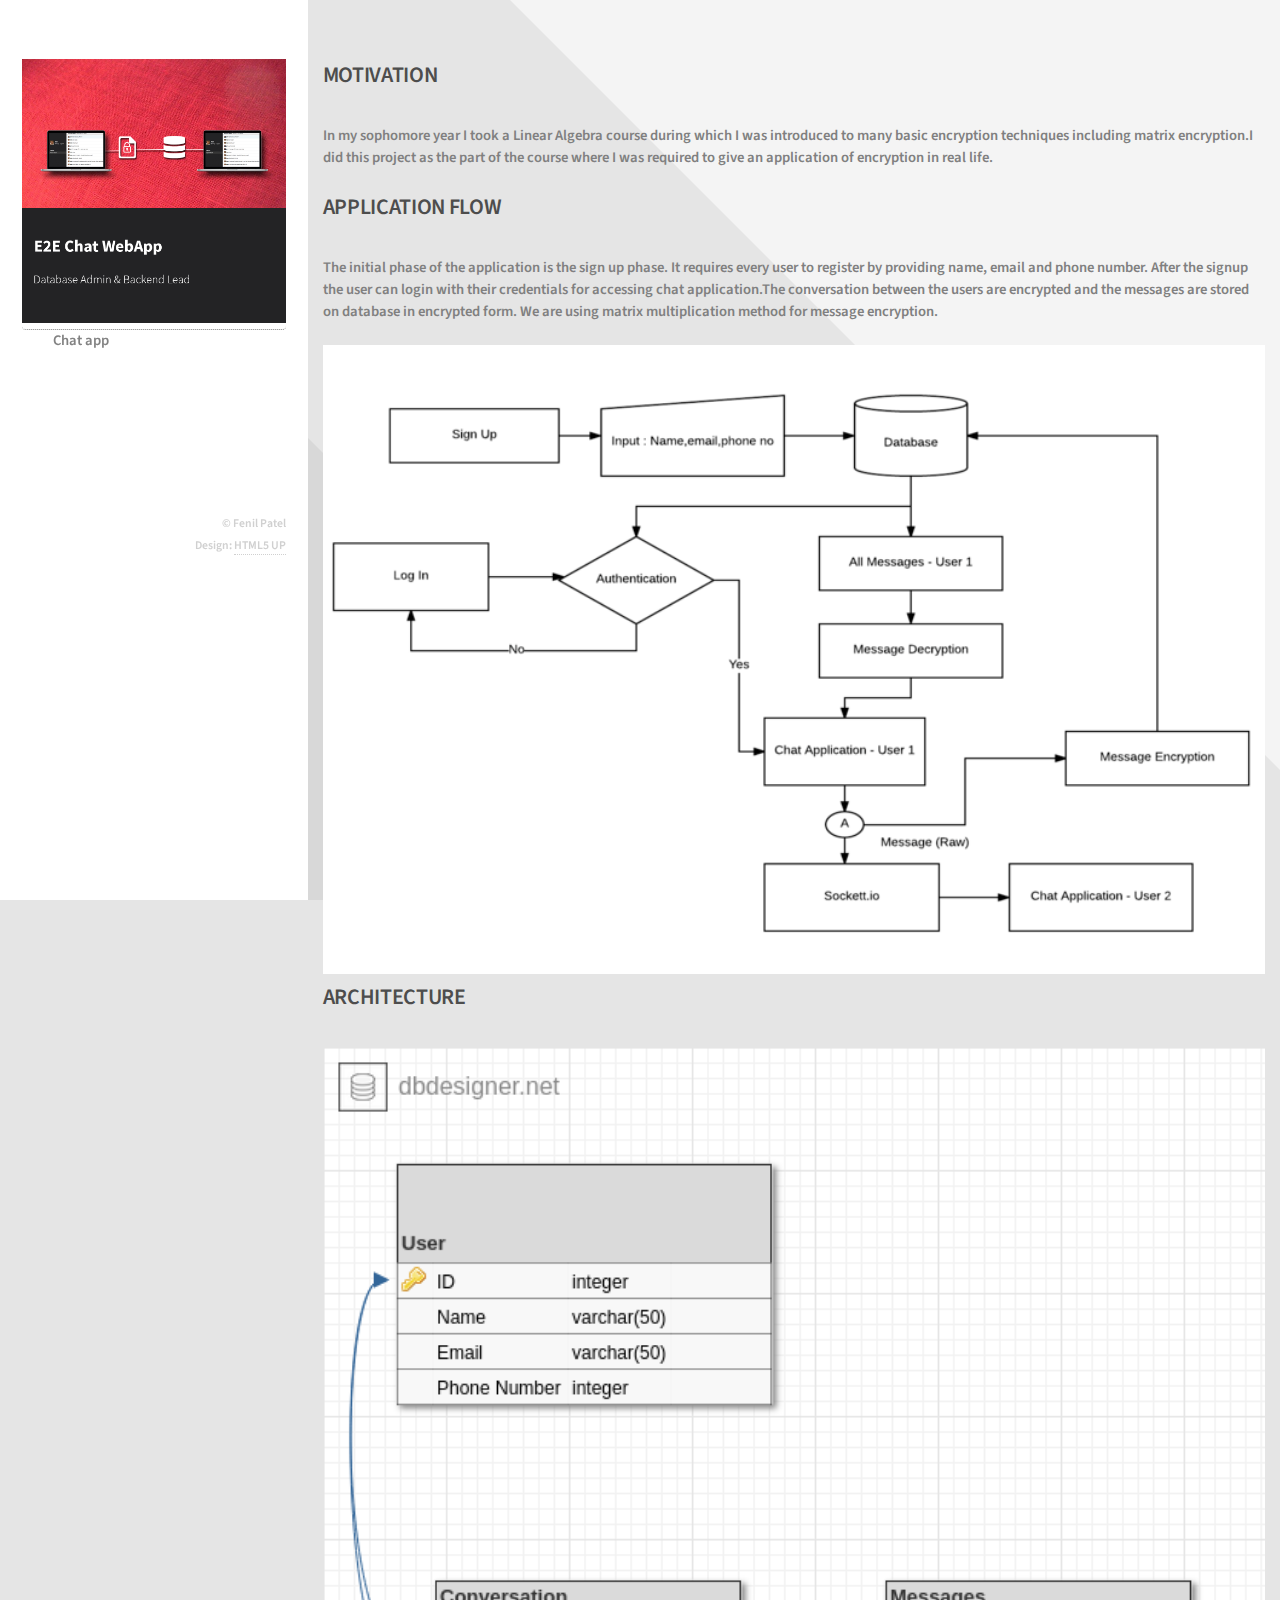
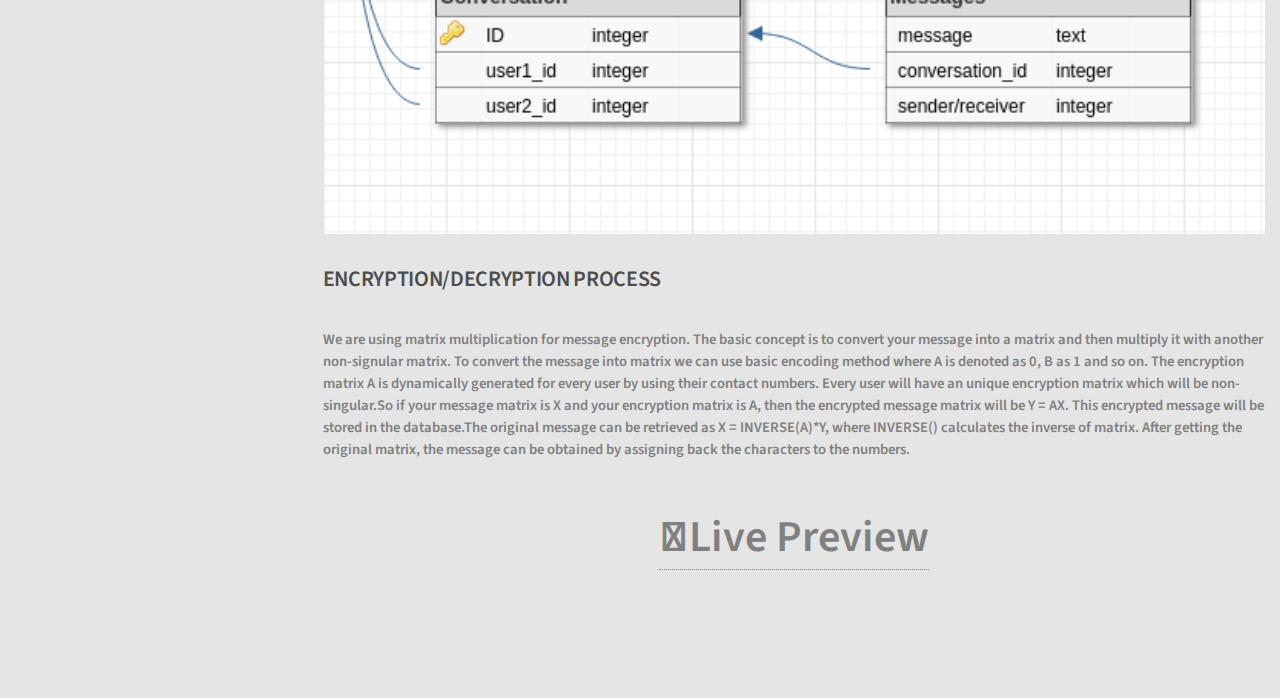
<file: projects/chat_app.html>
<!DOCTYPE HTML>
<!--
	Strata by HTML5 UP
	html5up.net | @ajlkn
	Free for personal and commercial use under the CCA 3.0 license (html5up.net/license)
-->
<html>
	<head>
		<title>Fenil Patel | Chat app</title>
		<meta charset="utf-8" />
		<meta name="viewport" content="width=device-width, initial-scale=1" />
		<!--[if lte IE 8]><script src="assets/js/ie/html5shiv.js"></script><![endif]-->
		<link rel="stylesheet" href="../assets/css/main.css" />
		<!--[if lte IE 8]><link rel="stylesheet" href="assets/css/ie8.css" /><![endif]-->
	</head>
	<body id="top">

		<!-- Header -->
			<header id="header">
				<div class="inner">
					<a href="#" class="image avatar"><img src="../images/posts/chatapp_cover.jpg" alt="" /></a>
					<h1 style="color:#FFFFFF;"><strong>Chat app</strong>, with end to end encryption.<br />
				</div>
			</header>

		<!-- Main -->
			<div id="main">

				<!-- One -->
					<!-- <section id="one">
						<header class="major">
							<h2>Ipsum lorem dolor aliquam ante commodo<br />
							magna sed accumsan arcu neque.</h2>
						</header>
						<p>Accumsan orci faucibus id eu lorem semper. Eu ac iaculis ac nunc nisi lorem vulputate lorem neque cubilia ac in adipiscing in curae lobortis tortor primis integer massa adipiscing id nisi accumsan pellentesque commodo blandit enim arcu non at amet id arcu magna. Accumsan orci faucibus id eu lorem semper nunc nisi lorem vulputate lorem neque cubilia.</p>
						<ul class="actions">
							<li><a href="#" class="button">Learn More</a></li>
						</ul>
					</section> -->

				<!-- Two -->
		
				<!-- Three -->
					<section id="two">
						
					<h2>MOTIVATION</h2>
					<p>In my sophomore year I took a Linear Algebra course during which I was introduced to many basic encryption techniques including matrix encryption.I did this project as the part of the course where I was required to give an application of encryption in real life.</p>

					<h2>APPLICATION FLOW</h2>
					<p>
						The  initial phase of the application is the sign up phase. It requires every user to register by providing name, email and phone number. After the signup the user can login with their credentials for accessing chat application.The conversation between the users are encrypted and the messages are stored on database in encrypted form. We are using matrix multiplication method for message encryption.</p>
						<img src="../images/chat_app/chat_app_flow.png" style="width:100%;" />
					<h2>ARCHITECTURE</h2>
						<img src="../images/chat_app/architecture.png" style="width:100%;" />

					<br /><br />
					<h2>ENCRYPTION/DECRYPTION PROCESS</h2>
					<p>We are using matrix multiplication for message encryption. The basic concept is to convert your message into a matrix and then multiply it with another non-signular matrix. To convert the message into matrix we can use basic encoding method where A is denoted as 0, B as 1 and so on. The encryption matrix A is dynamically generated for every user by using their contact numbers. Every user will have an unique encryption matrix which will be non-singular.So if your message matrix is X and your encryption matrix is A, then the encrypted message matrix will be Y = AX. This encrypted message will be stored in the database.The original message can be retrieved as X = INVERSE(A)*Y, where INVERSE() calculates the inverse of matrix. After getting the original matrix, the message can be obtained by assigning back the characters to the numbers. </p>

						<!-- Galleria-->
						<!-- <div class="galleria">
							
						</div> -->
					</section>
					<br /><br />
					<p style="text-align:center;"><a href="../index.html" class="icon fa-3x fa-home" style="color:gray;"><span class="label">Live Preview</span></a></p>

			</div>

		<!-- Footer -->
			<footer id="footer">
				<ul class="icons">
						<!-- <li><a href="#" class="icon fa-twitter"><span class="label">Twitter</span></a></li> -->
						<li><a href="https://github.com/cambuzz/core" style="color:white;" class="icon fa-github"><span class="label">Github</span></a></li>
						<li><a href="https://cambuzz.co.in" style="color:white;" class="icon fa-internet-explorer"><span class="label">Live Preview</span></a></li>
						<!-- <li><a href="#" class="icon fa-envelope-o"><span class="label">Email</span></a></li> -->
				</ul>
				<div class="inner">
					<ul class="copyright">
						<li>&copy; Fenil Patel</li><li>Design: <a href="http://html5up.net">HTML5 UP</a></li>
					</ul>
				</div>
			</footer>

		<!-- Scripts -->
			<script src="../assets/js/jquery.min.js"></script>
			<script src="../assets/js/jquery.poptrox.min.js"></script>
			<script src="../assets/js/skel.min.js"></script>
			<script src="../assets/js/util.js"></script>
			<script src="../assets/js/galleria/galleria-1.4.7.min.js"></script>
			<!-- <script>
			    $( document ).ready(function() {
			        console.log( "ready!" );
			        Galleria.loadTheme('../assets/js/galleria/themes/classic/galleria.classic.min.js');
			        Galleria.run('.galleria');
			    });
				
			</script> -->
			<!--[if lte IE 8]><script src="assets/js/ie/respond.min.js"></script><![endif]-->
			<script src="../assets/js/main.js"></script>

	</body>
</html>
</file>
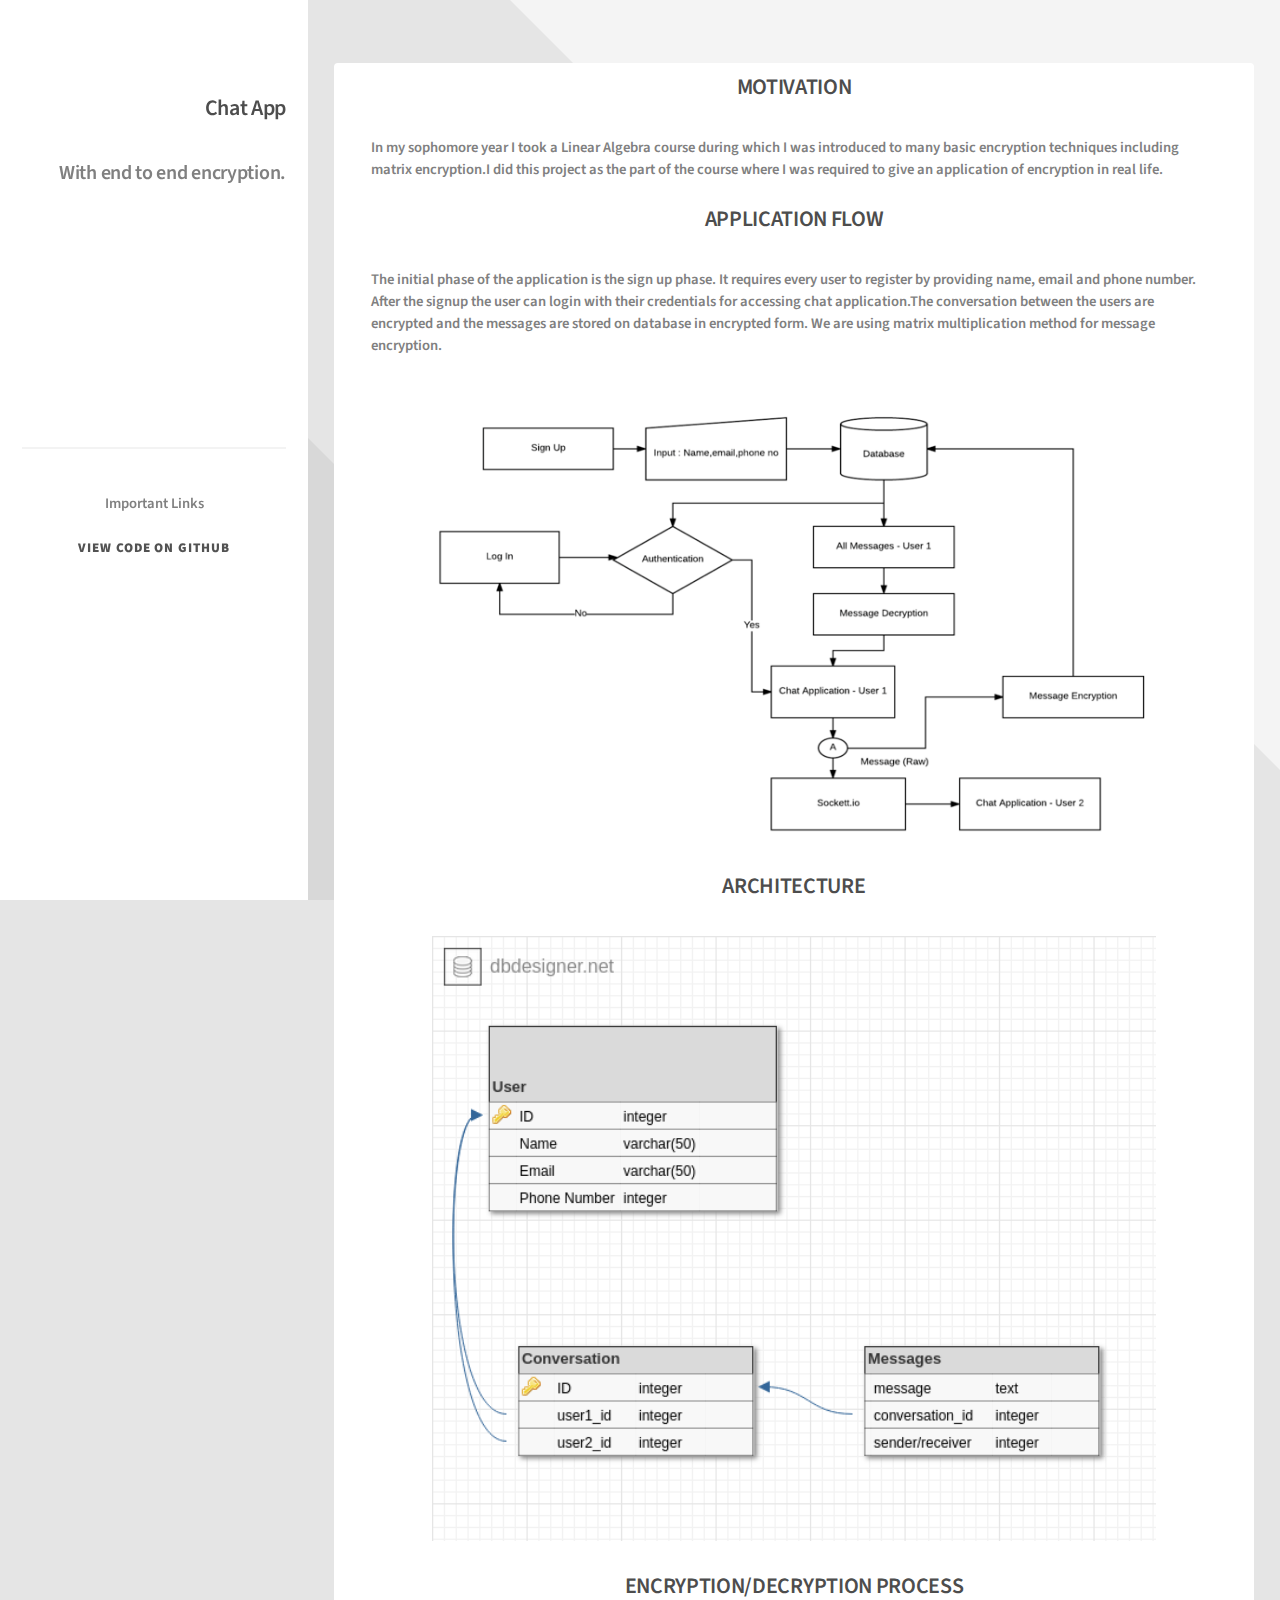
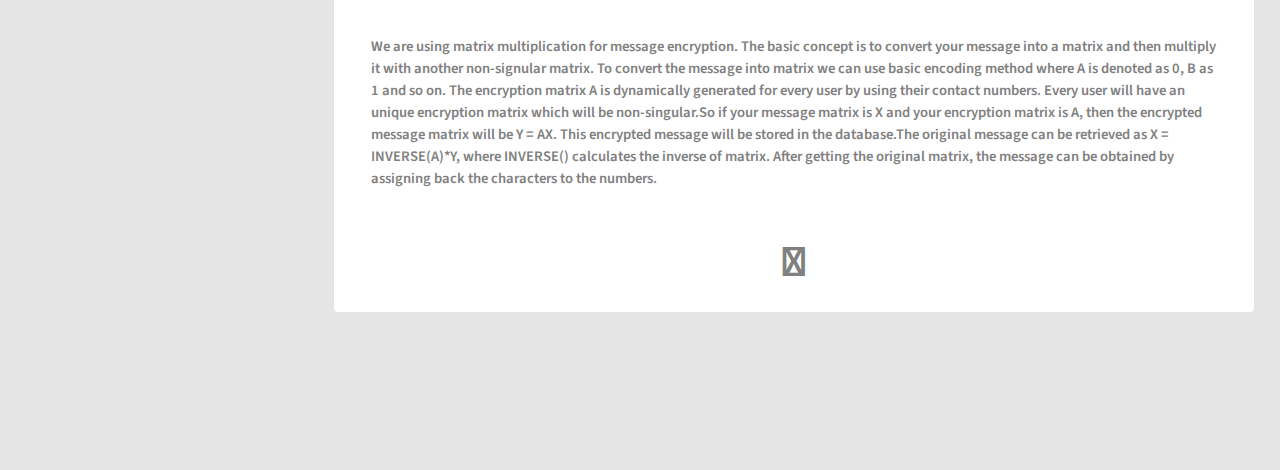
<file: projects/chatapp.html>
<!DOCTYPE HTML>
<html>
<head>
    <title>Fenil | Chat App</title>
    <meta charset="utf-8" />
    <meta http-equiv="X-UA-Compatible" content="IE=edge" />
    <!--[if lte IE 8]><script src="/assets/js/ie/html5shiv.js"></script><![endif]-->
    <link rel="stylesheet" href="../assets/css/main.css" />
    <link rel="icon" href="../images/favicon.ico" type="image/x-icon" />
    <link rel="apple-touch-icon-precomposed" href="../assets/icons/apple-touch-icon-precomposed.png" />
    <!--[if lte IE 9]><link rel="stylesheet" href="/assets/css/ie9.css" /><![endif]-->
    <!--[if lte IE 8]><link rel="stylesheet" href="/assets/css/ie8.css" /><![endif]-->
</head>

<body class="is-landing">
    <header id="header">
        <!-- <h1 style="font-size:40px;">FENIL PATEL</h1> -->
        <p style="text-align:center;"><h2>Chat App</h2></p>
        <p style="text-align:right;font-size:20px">With end to end encryption.</p>
    </header>
    <div id="main">
        <div class="items">
            <article class="featured-item">
                <h2>MOTIVATION</h2>
                <p>In my sophomore year I took a Linear Algebra course during which I was introduced to many basic encryption techniques including matrix encryption.I did this project as the part of the course where I was required to give an application of encryption in real life.</p>

                <h2>APPLICATION FLOW</h2>
                <p>
                    The  initial phase of the application is the sign up phase. It requires every user to register by providing name, email and phone number. After the signup the user can login with their credentials for accessing chat application.The conversation between the users are encrypted and the messages are stored on database in encrypted form. We are using matrix multiplication method for message encryption.</p>
                    <img src="../images/chat_app/chat_app_flow.png" style="width:80%;" />
                <h2>ARCHITECTURE</h2>
                    <img src="../images/chat_app/architecture.png" style="width:80%;" />

                <br /><br />
                <h2>ENCRYPTION/DECRYPTION PROCESS</h2>
                <p>We are using matrix multiplication for message encryption. The basic concept is to convert your message into a matrix and then multiply it with another non-signular matrix. To convert the message into matrix we can use basic encoding method where A is denoted as 0, B as 1 and so on. The encryption matrix A is dynamically generated for every user by using their contact numbers. Every user will have an unique encryption matrix which will be non-singular.So if your message matrix is X and your encryption matrix is A, then the encrypted message matrix will be Y = AX. This encrypted message will be stored in the database.The original message can be retrieved as X = INVERSE(A)*Y, where INVERSE() calculates the inverse of matrix. After getting the original matrix, the message can be obtained by assigning back the characters to the numbers. </p>
                <p style="text-align:center;padding-top:40px;"><a style="border-bottom:0;"href="../index.html" class="icon fa-3x fa-home" style="color:gray;"></a></p>
            </article>
        </div>
       
    </div>
    <footer id="footer">
        <section style="text-align:center;">
        <p>Important Links</p>
            <ul class="links" style="display:inline;">
                <li>
                    <h3><a href="https://github.com/patelfenil/Chat-app-Nodejs" target="_blank">View code on github</a></h3>
                </li>
            </ul>
        </section>
    </footer>
    <script src="../assets/js/jquery.min.js"></script>
    <script src="../assets/js/skel.min.js"></script>
    <!--[if lte IE 8]><script src="/assets/js/ie/respond.min.js"></script><![endif]-->
    <script src="../assets/js/main.js"></script>
</body>
<!-- Mirrored from templated.co/ by HTTrack Website Copier/3.x [XR&CO'2014], Tue, 11 Oct 2016 12:52:54 GMT -->

</html>
</file>
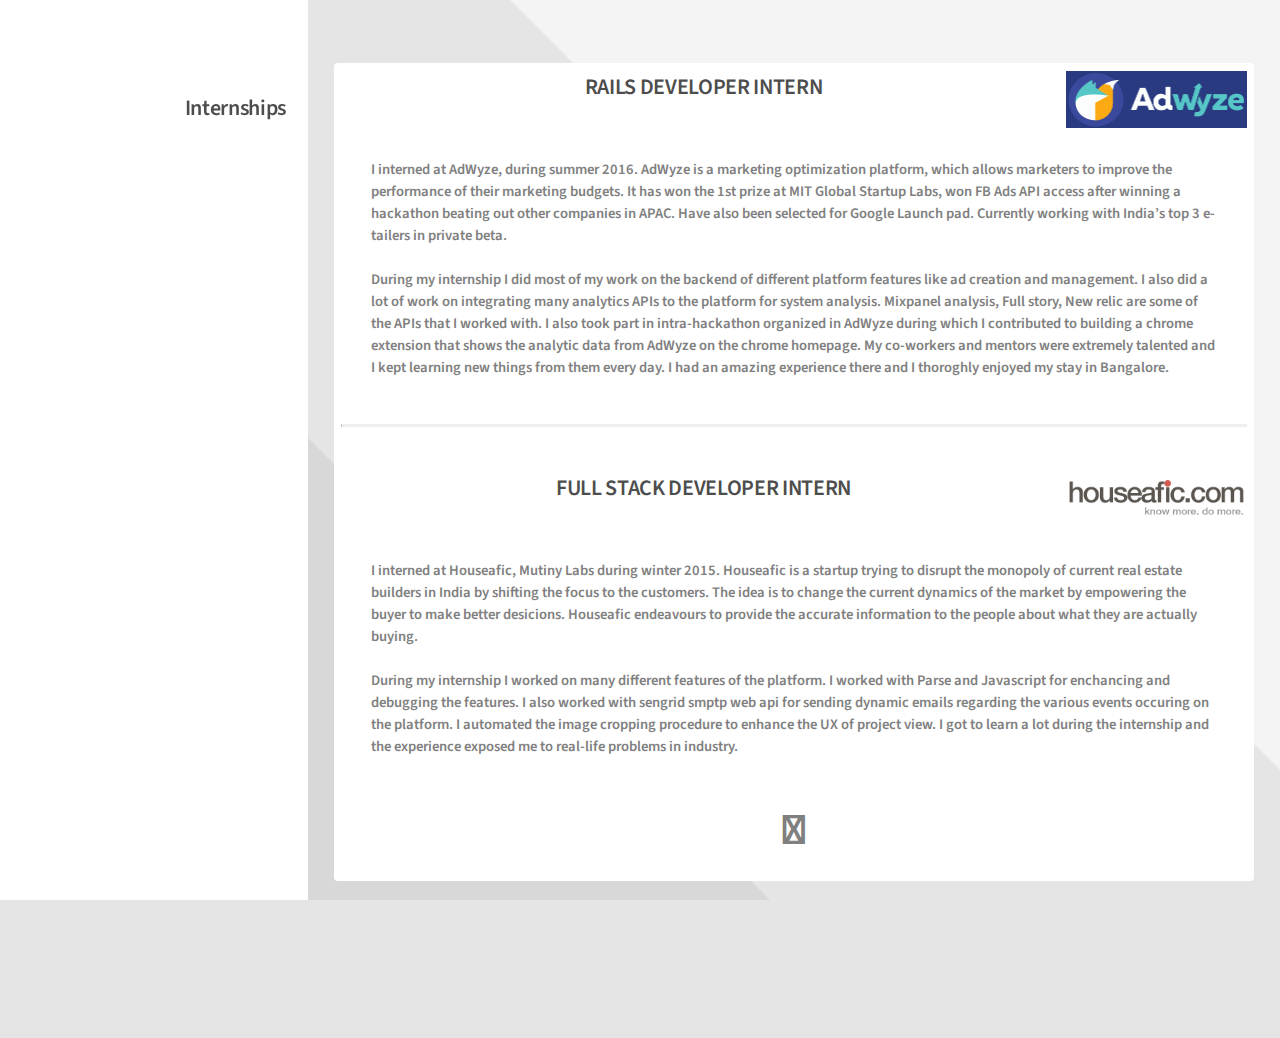
<file: projects/internships.html>
<!DOCTYPE HTML>
<html>
<head>
    <title>Fenil | Internships</title>
    <meta charset="utf-8" />
    <meta http-equiv="X-UA-Compatible" content="IE=edge" />
    <!--[if lte IE 8]><script src="/assets/js/ie/html5shiv.js"></script><![endif]-->
    <link rel="stylesheet" href="../assets/css/main.css" />
    <link rel="icon" href="../images/favicon.ico" type="image/x-icon" />
    <link rel="apple-touch-icon-precomposed" href="../assets/icons/apple-touch-icon-precomposed.png" />
    <!--[if lte IE 9]><link rel="stylesheet" href="/assets/css/ie9.css" /><![endif]-->
    <!--[if lte IE 8]><link rel="stylesheet" href="/assets/css/ie8.css" /><![endif]-->
</head>

<body class="is-landing">
    <header id="header">
        <!-- <h1 style="font-size:40px;">FENIL PATEL</h1> -->
        <p style="text-align:center;"><h2>Internships</h2></p>
    </header>
    <div id="main">
        <div class="items">
            <article class="featured-item">
                <section>
                    <h2 style="padding-bottom:0;display:inline-block;">RAILS DEVELOPER INTERN</h2>
                    <a href="https://www.houseafic.com" target="_blank"><img src="../images/adwyze_logo.png" style="width:20%;background-color:#293a81;" align="right" /></a>
                    <br />
                    <br />
                    <p>I interned at AdWyze, during summer 2016. AdWyze is a marketing optimization platform, which allows marketers to improve the performance of their marketing budgets. It has won the 1st prize at MIT Global Startup Labs, won FB Ads API access after winning a hackathon beating out other companies in APAC. Have also been selected for Google Launch pad. Currently working with India’s top 3 e-tailers in private beta.</p>
                    <p>During my internship I did most of my work on the backend of different platform features like ad creation and management. I also did a lot of work on integrating many analytics APIs to the platform for system analysis. Mixpanel analysis, Full story, New relic are some of the APIs that I worked with. I also took part in intra-hackathon organized in AdWyze during which I contributed to building a chrome extension that shows the analytic data from AdWyze on the chrome homepage. My co-workers and mentors were extremely talented and I kept learning new things from them every day. I had an amazing experience there and I thoroghly enjoyed my stay in Bangalore.</p>
                    <!-- Slides -->
                    <!-- Galleria-->
                    <!-- <div class="galleria">
                    
                    </div> -->
                </section>
                <hr style="border-top: solid 2px #efefef;margin-top:5%;margin-bottom:5%;">
                 <section>
                    <h2 style="padding-bottom:0;display:inline-block;">FULL STACK DEVELOPER INTERN</h2>
                    <a href="https://www.houseafic.com" target="_blank"><img src="../images/houseafic_logo.png" style="width:20%;" align="right" /></a>
                    <br />
                    <br />
                    <p>I interned at Houseafic, Mutiny Labs during winter 2015. Houseafic is a startup trying to disrupt the monopoly of current real estate builders in India by shifting the focus to the customers. The idea is to change the current dynamics of the market by empowering the buyer to make better desicions. Houseafic endeavours to provide the accurate information to the people about what they are actually buying.</p>
                    <p> During my internship I worked on many different features of the platform. I worked with Parse and Javascript for enchancing and debugging the features. I also worked with sengrid smptp web api for sending dynamic emails regarding the various events occuring on the platform. I automated the image cropping procedure to enhance the UX of project view. I got to learn a lot during the internship and the experience exposed me to real-life problems in industry.</p>
                    <!-- Slides -->
                    <!-- Galleria-->
                    <!-- <div class="galleria">
                    
                    </div> -->
                </section>
                <p style="text-align:center;padding-top:40px;"><a style="border-bottom:0;"href="../index.html" class="icon fa-3x fa-home" style="color:gray;"></a></p>
            </article>
        </div>

    </div>
    <footer id="footer">
       
    </footer>
    <script src="../assets/js/jquery.min.js"></script>
    <script src="../assets/js/skel.min.js"></script>
    <!--[if lte IE 8]><script src="/assets/js/ie/respond.min.js"></script><![endif]-->
    <script src="../assets/js/main.js"></script>
</body>
<!-- Mirrored from templated.co/ by HTTrack Website Copier/3.x [XR&CO'2014], Tue, 11 Oct 2016 12:52:54 GMT -->

</html>
</file>
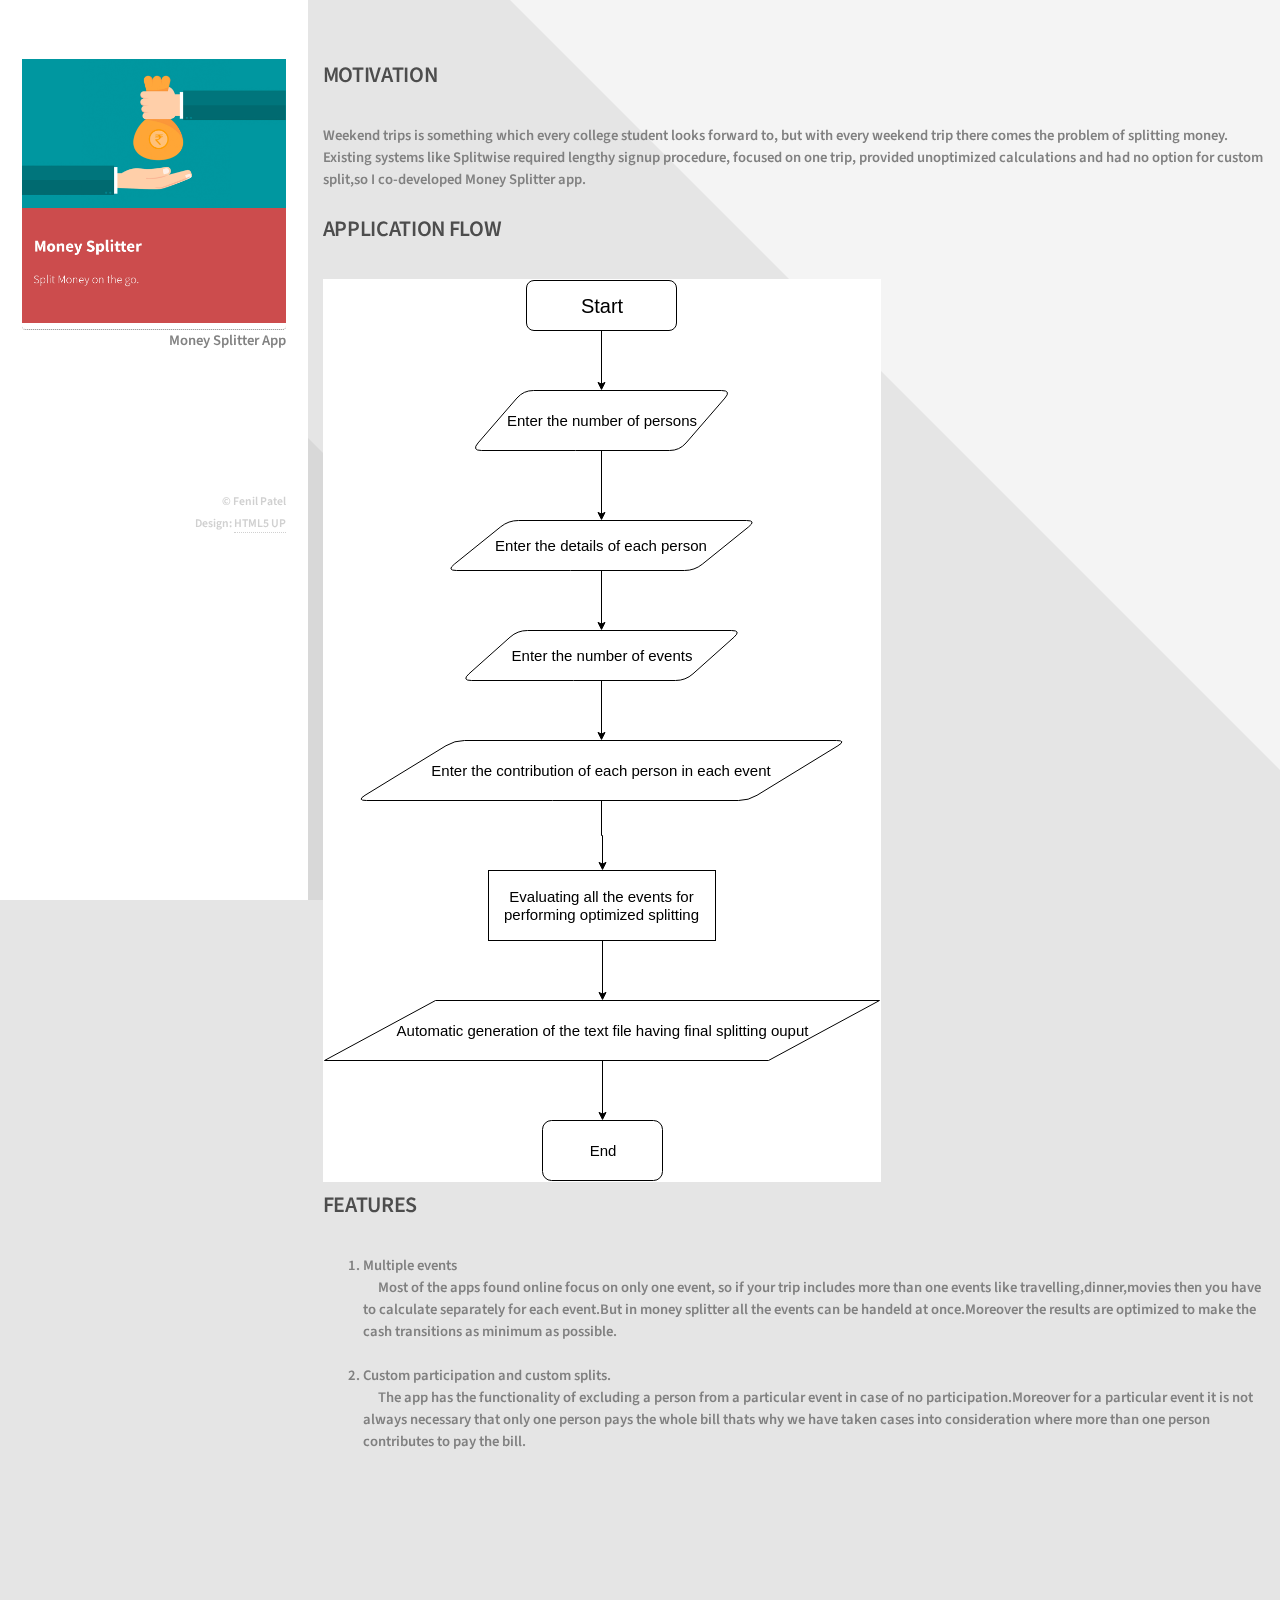
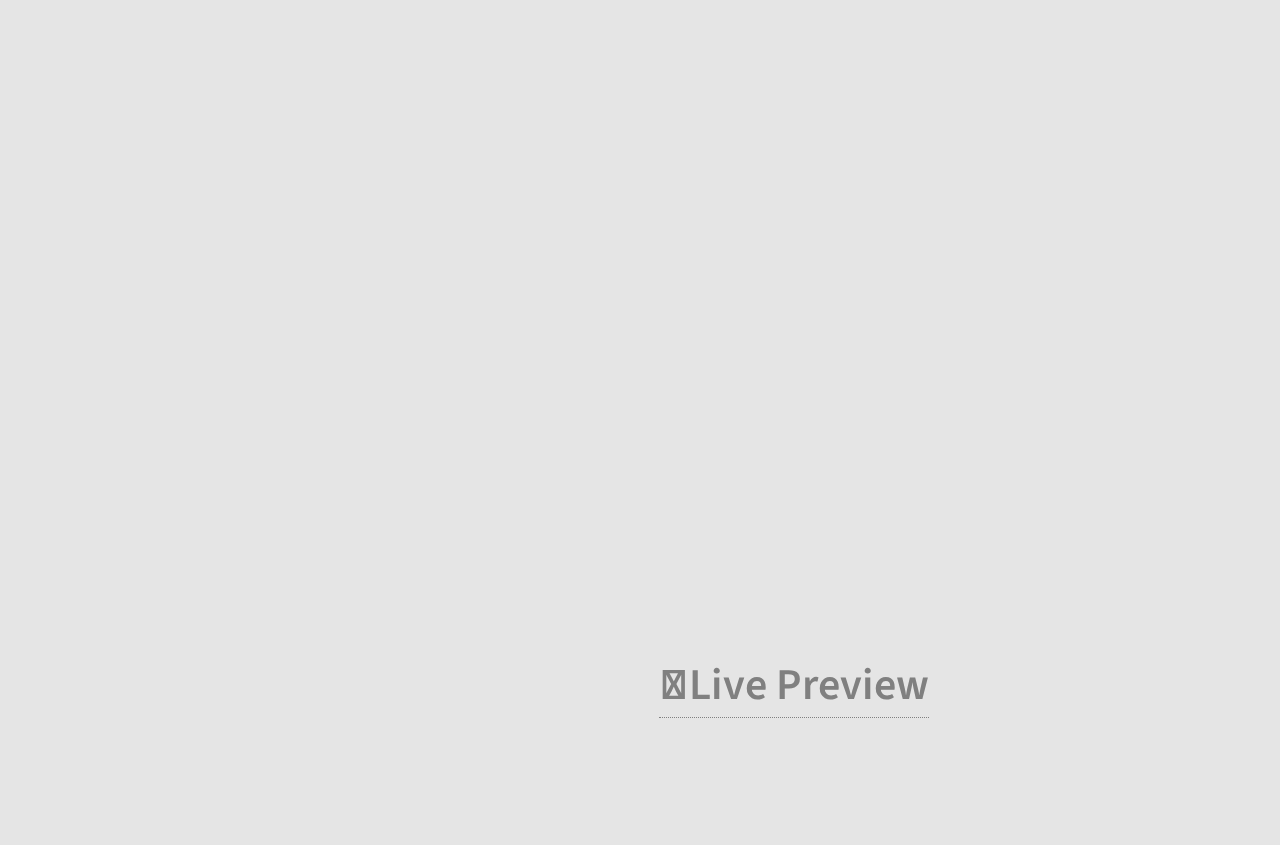
<file: projects/money_splitter.html>
<!DOCTYPE HTML>
<!--
	Strata by HTML5 UP
	html5up.net | @ajlkn
	Free for personal and commercial use under the CCA 3.0 license (html5up.net/license)
-->
<html>
	<head>
		<title>Fenil Patel | Money Splitter</title>
		<meta charset="utf-8" />
		<meta name="viewport" content="width=device-width, initial-scale=1" />
		<!--[if lte IE 8]><script src="assets/js/ie/html5shiv.js"></script><![endif]-->
		<link rel="stylesheet" href="../assets/css/main.css" />
		<!--[if lte IE 8]><link rel="stylesheet" href="assets/css/ie8.css" /><![endif]-->
	</head>
	<body id="top">

		<!-- Header -->
			<header id="header">
				<div class="inner">
					<a href="#" class="image avatar"><img src="../images/posts/moneysplitter_cover.jpg" alt="" /></a>
					<h1><strong>Money Splitter App</strong><br />
				</div>
			</header>

		<!-- Main -->
			<div id="main">

				<!-- One -->
					<!-- <section id="one">
						<header class="major">
							<h2>Ipsum lorem dolor aliquam ante commodo<br />
							magna sed accumsan arcu neque.</h2>
						</header>
						<p>Accumsan orci faucibus id eu lorem semper. Eu ac iaculis ac nunc nisi lorem vulputate lorem neque cubilia ac in adipiscing in curae lobortis tortor primis integer massa adipiscing id nisi accumsan pellentesque commodo blandit enim arcu non at amet id arcu magna. Accumsan orci faucibus id eu lorem semper nunc nisi lorem vulputate lorem neque cubilia.</p>
						<ul class="actions">
							<li><a href="#" class="button">Learn More</a></li>
						</ul>
					</section> -->

				<!-- Two -->
		
				<!-- Three -->
					<section id="two">
						
						<h2>MOTIVATION</h2>
						<p>Weekend trips is something which every college student looks forward to, but with every weekend trip there comes the problem of splitting money. Existing systems like Splitwise required lengthy signup procedure, focused on one trip, provided unoptimized calculations and had no option for custom split,so I co-developed Money Splitter app.</p>

						<h2>APPLICATION FLOW</h2>
						<img src="../images/moneysplitter/money_splitter_flow_old.png" />

						<h2>FEATURES</h2>
						<ol>
							<li>
								Multiple events
								<p>&emsp;Most of the apps found online focus on only one event, so if your trip includes more than one events like travelling,dinner,movies then you have to calculate separately for each event.But in money splitter all the events can be handeld at once.Moreover the results are optimized to make the cash transitions as minimum as possible.</p>
							</li>
							<li>
								Custom participation and custom splits.
								<p>&emsp;The app has the functionality of excluding a person from a particular event in case of no participation.Moreover for a particular event it is not always necessary that only one person pays the whole bill thats why we have taken cases into consideration where more than one person contributes to pay the bill.</p>
							</li>
						</ol>

						<!-- Slides -->
						<iframe src="https://docs.google.com/presentation/d/1hdRGyZ5sqMIWRleyti1AaAz80xxIDGxIXdLskI7PT5Q/embed?start=false&loop=true&delayms=3000" frameborder="0" width="960" height="749" allowfullscreen="true" mozallowfullscreen="true" webkitallowfullscreen="true"></iframe>
						<!-- Galleria-->
						<!-- <div class="galleria">
						
						</div> -->
					</section>
					<br /><br />
					<p style="text-align:center;"><a href="../index.html" class="icon fa-3x fa-home" style="color:gray;"><span class="label">Live Preview</span></a></p>
			</div>

		<!-- Footer -->
			<footer id="footer">
				<div class="inner">
					<ul class="icons">
						<!-- <li><a href="#" class="icon fa-twitter"><span class="label">Twitter</span></a></li> -->
						<li><a href="https://github.com/patelfenil/Money-Splitter-App" style="color:white;" class="icon fa-github"><span class="label">Github</span></a></li>
						<!-- <li><a href="#" class="icon fa-dribbble"><span class="label">Dribbble</span></a></li>
						<li><a href="#" class="icon fa-envelope-o"><span class="label">Email</span></a></li> -->
					</ul>
					<ul class="copyright">
						<li>&copy; Fenil Patel</li><li>Design: <a href="http://html5up.net">HTML5 UP</a></li>
					</ul>
				</div>
			</footer>

		<!-- Scripts -->
			<script src="../assets/js/jquery.min.js"></script>
			<script src="../assets/js/jquery.poptrox.min.js"></script>
			<script src="../assets/js/skel.min.js"></script>
			<script src="../assets/js/util.js"></script>
			<script src="../assets/js/galleria/galleria-1.4.7.min.js"></script>
			<!-- <script>
			    $( document ).ready(function() {
			        console.log( "ready!" );
			        Galleria.loadTheme('../assets/js/galleria/themes/classic/galleria.classic.min.js');
			        Galleria.run('.galleria');
			    });
				
			</script> -->
			<!--[if lte IE 8]><script src="assets/js/ie/respond.min.js"></script><![endif]-->
			<script src="../assets/js/main.js"></script>

	</body>
</html>
</file>
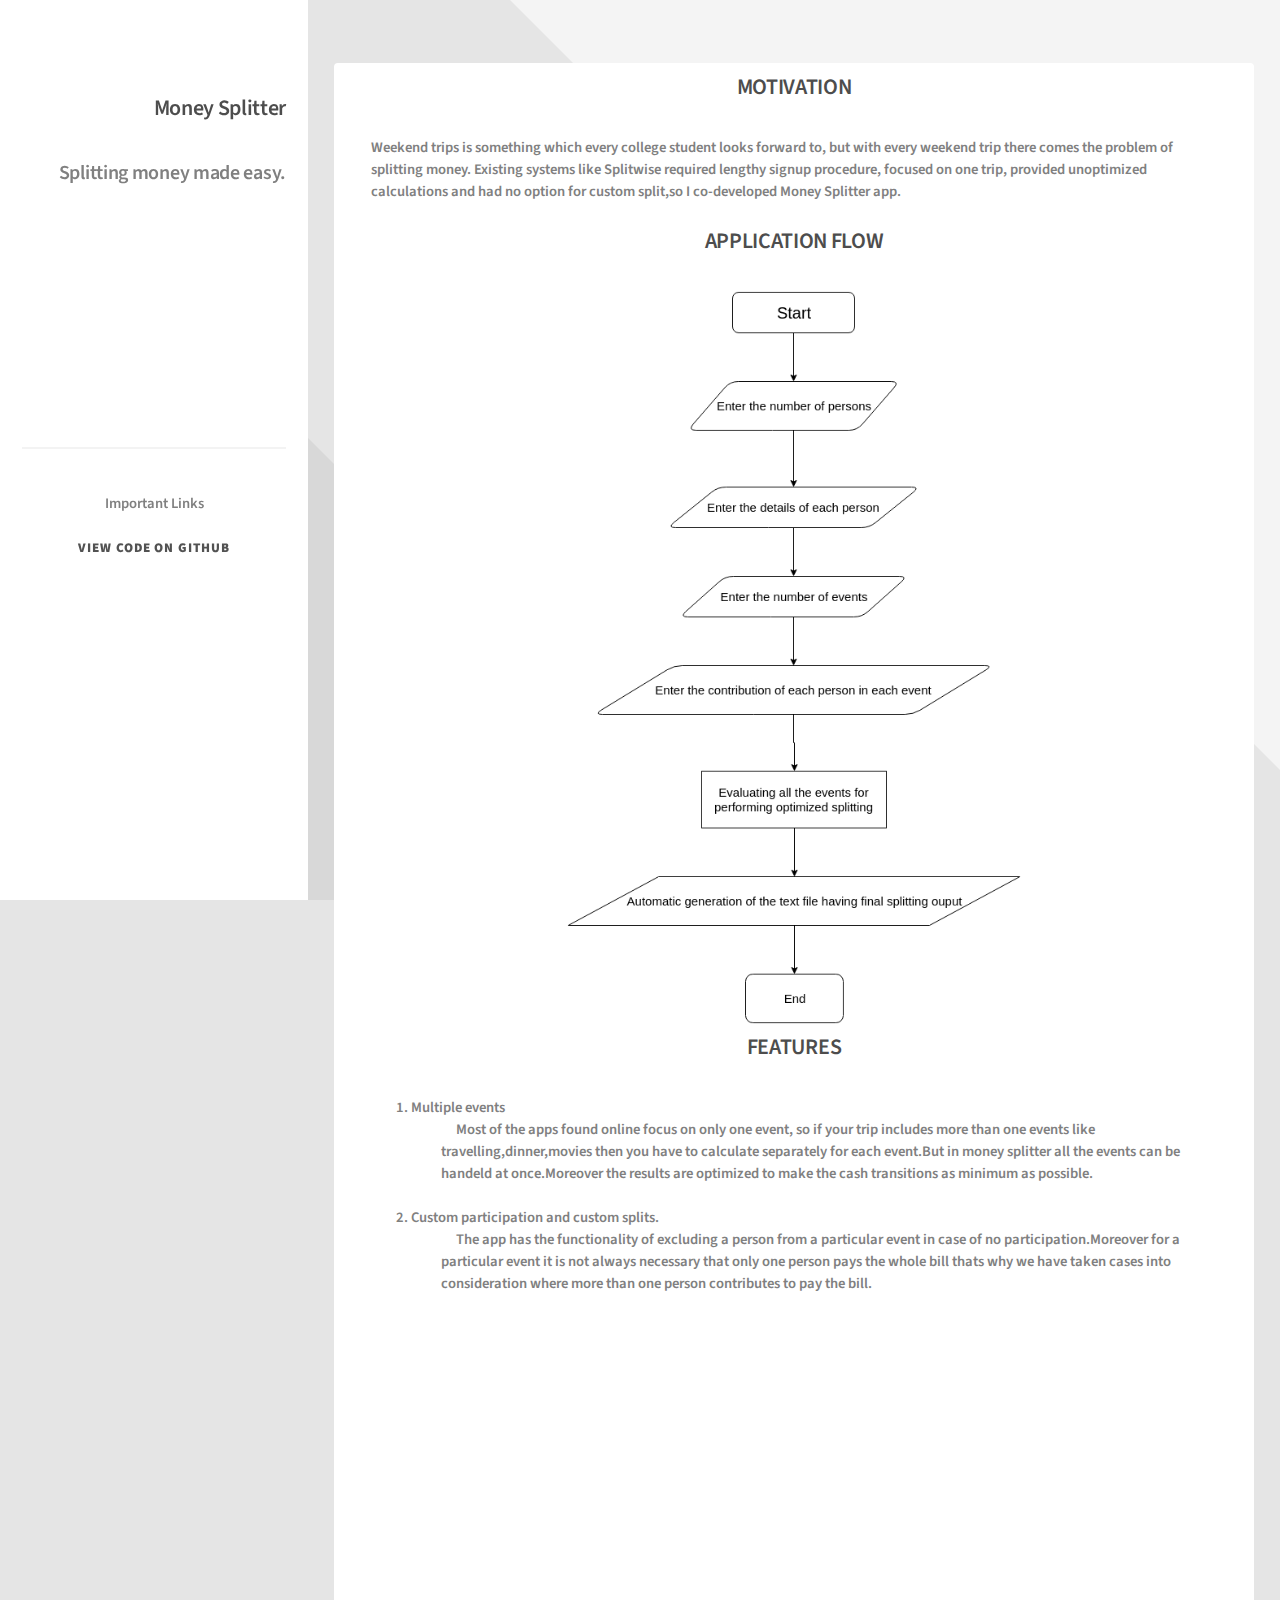
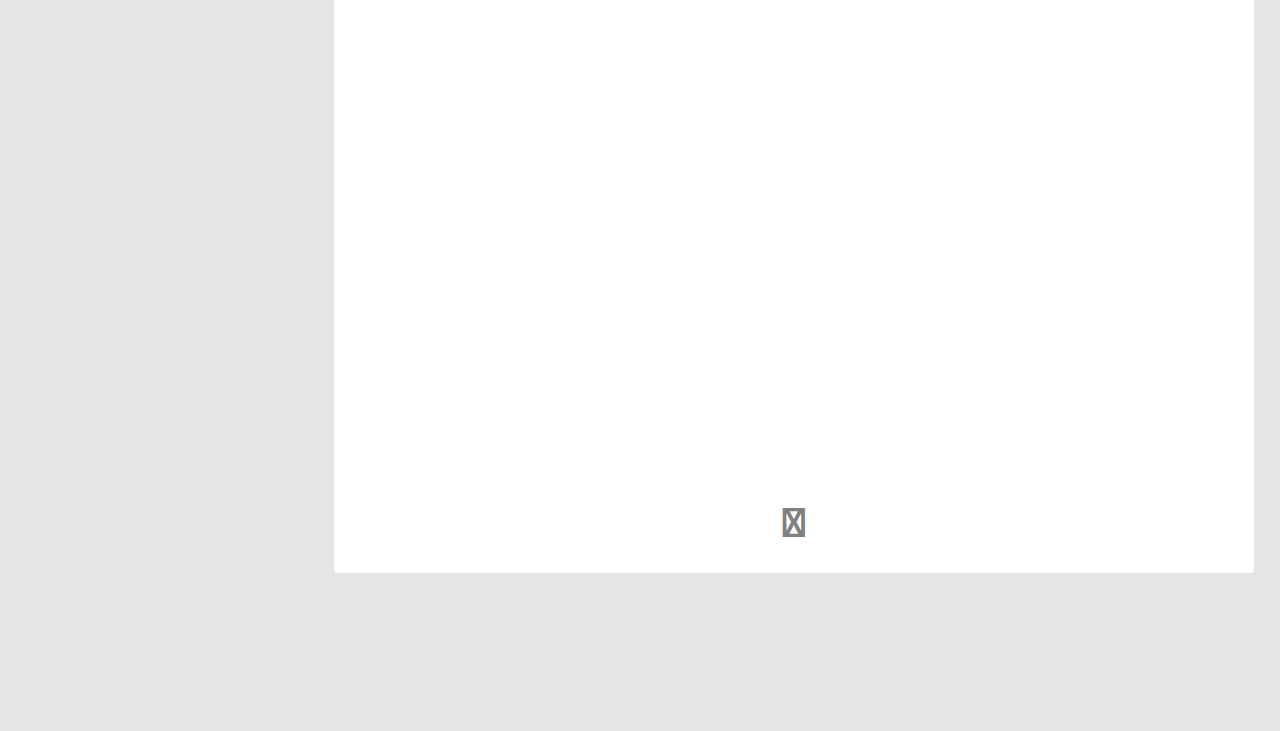
<file: projects/moneysplitter.html>
<!DOCTYPE HTML>
<html>
<head>
    <title>Fenil | Money Splitter</title>
    <meta charset="utf-8" />
    <meta http-equiv="X-UA-Compatible" content="IE=edge" />
    <!--[if lte IE 8]><script src="/assets/js/ie/html5shiv.js"></script><![endif]-->
    <link rel="stylesheet" href="../assets/css/main.css" />
    <link rel="icon" href="../images/favicon.ico" type="image/x-icon" />
    <link rel="apple-touch-icon-precomposed" href="../assets/icons/apple-touch-icon-precomposed.png" />
    <!--[if lte IE 9]><link rel="stylesheet" href="/assets/css/ie9.css" /><![endif]-->
    <!--[if lte IE 8]><link rel="stylesheet" href="/assets/css/ie8.css" /><![endif]-->
</head>

<body class="is-landing">
    <header id="header">
        <!-- <h1 style="font-size:40px;">FENIL PATEL</h1> -->
        <p style="text-align:center;"><h2>Money Splitter</h2></p>
        <p style="text-align:right;font-size:20px">Splitting money made easy.</p>
    </header>
    <div id="main">
        <div class="items">
            <article class="featured-item">
                <h2>MOTIVATION</h2>
                <p>Weekend trips is something which every college student looks forward to, but with every weekend trip there comes the problem of splitting money. Existing systems like Splitwise required lengthy signup procedure, focused on one trip, provided unoptimized calculations and had no option for custom split,so I co-developed Money Splitter app.</p>

                <h2>APPLICATION FLOW</h2>
                <img src="../images/moneysplitter/money_splitter_flow_old.png" style="width:50%;" />

                <h2>FEATURES</h2>
                <ol>
                    <li>
                        Multiple events
                        <p>&emsp;Most of the apps found online focus on only one event, so if your trip includes more than one events like travelling,dinner,movies then you have to calculate separately for each event.But in money splitter all the events can be handeld at once.Moreover the results are optimized to make the cash transitions as minimum as possible.</p>
                    </li>
                    <li>
                        Custom participation and custom splits.
                        <p>&emsp;The app has the functionality of excluding a person from a particular event in case of no participation.Moreover for a particular event it is not always necessary that only one person pays the whole bill thats why we have taken cases into consideration where more than one person contributes to pay the bill.</p>
                    </li>
                </ol>

                <!-- Slides -->
                <iframe src="https://docs.google.com/presentation/d/1hdRGyZ5sqMIWRleyti1AaAz80xxIDGxIXdLskI7PT5Q/embed?start=false&loop=true&delayms=3000" frameborder="0" width="960" height="749" allowfullscreen="true" mozallowfullscreen="true" webkitallowfullscreen="true" style="width:100%;"></iframe>
                <p style="text-align:center;padding-top:40px;"><a style="border-bottom:0;"href="../index.html" class="icon fa-3x fa-home" style="color:gray;"></a></p>
            </article>
        </div>
       
    </div>
    <footer id="footer">
        <section style="text-align:center;">
        <p>Important Links</p>
            <ul class="links" style="display:inline;">
                <li>
                    <h3><a href="https://github.com/patelfenil/Money-Splitter-App" target="_blank">View code on github</a></h3>
                </li>
            </ul>
        </section>
    </footer>
    <script src="../assets/js/jquery.min.js"></script>
    <script src="../assets/js/skel.min.js"></script>
    <!--[if lte IE 8]><script src="/assets/js/ie/respond.min.js"></script><![endif]-->
    <script src="../assets/js/main.js"></script>
</body>
<!-- Mirrored from templated.co/ by HTTrack Website Copier/3.x [XR&CO'2014], Tue, 11 Oct 2016 12:52:54 GMT -->

</html>
</file>
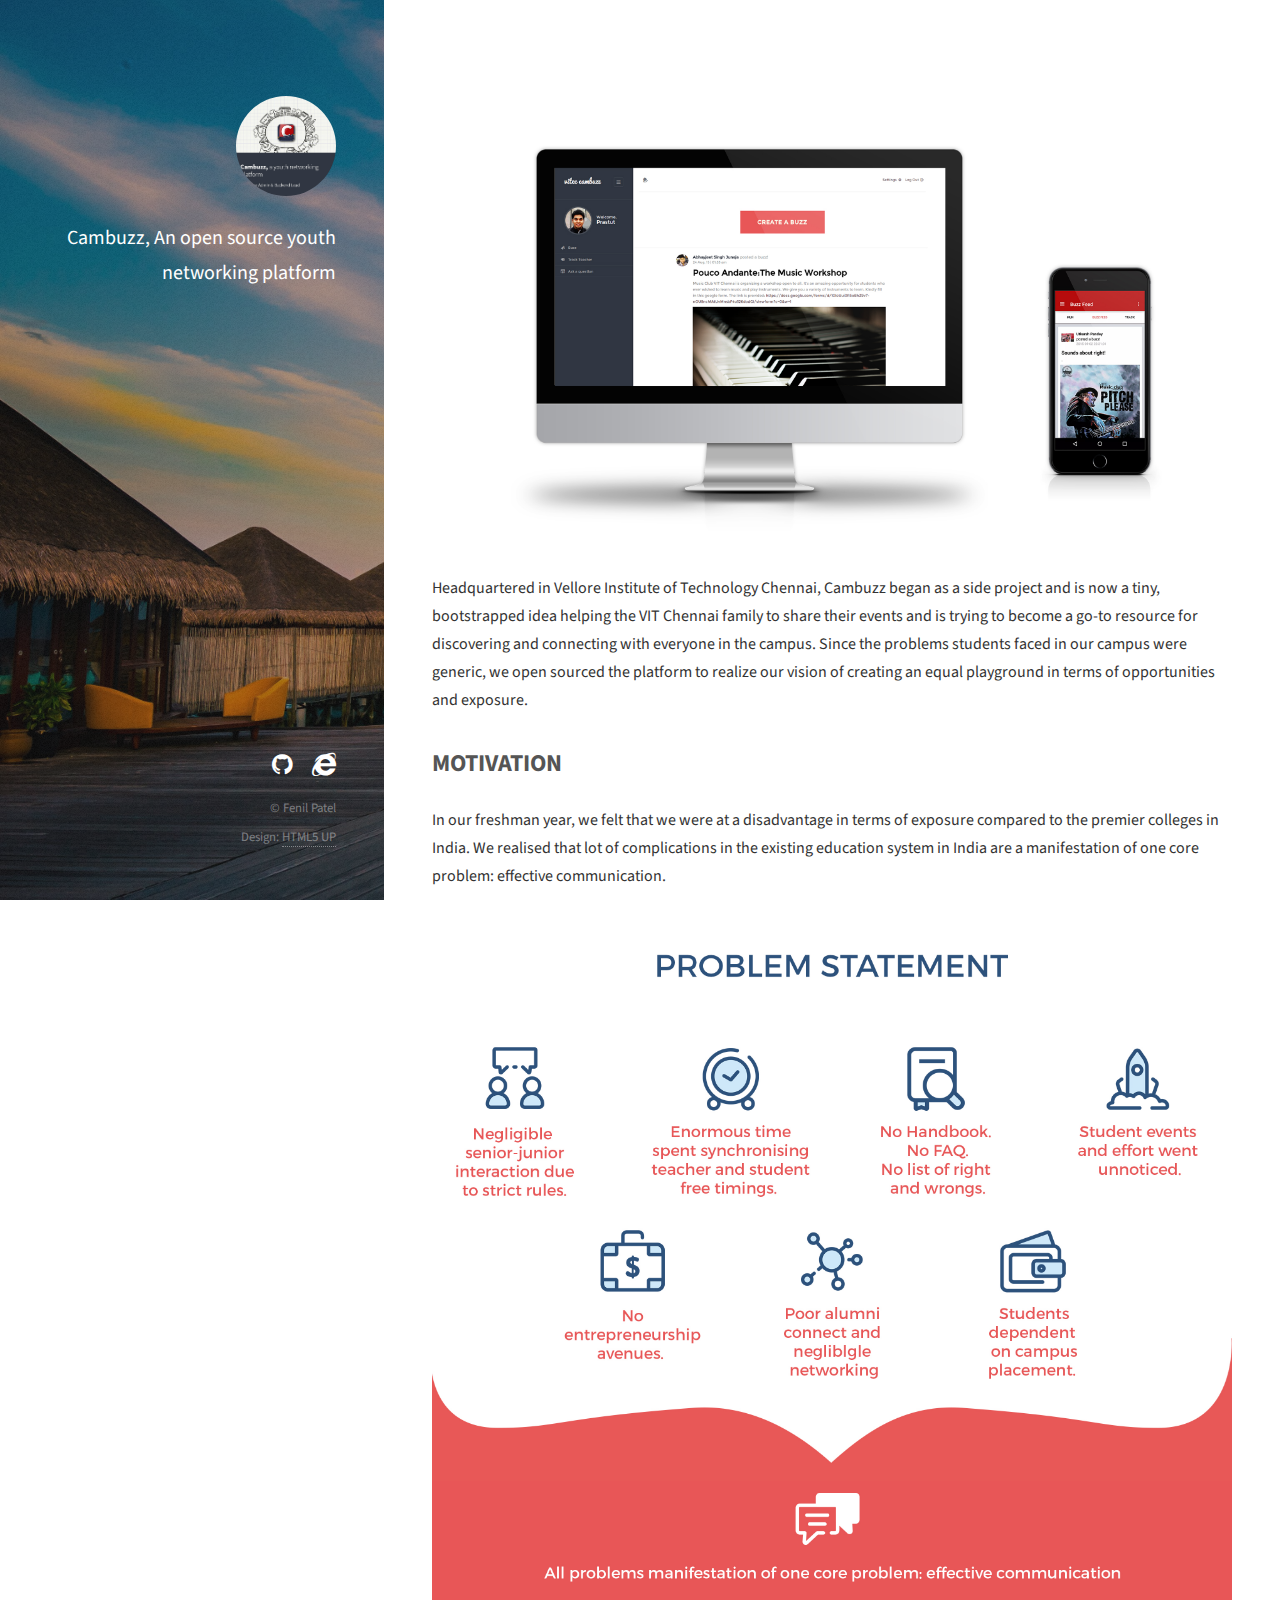
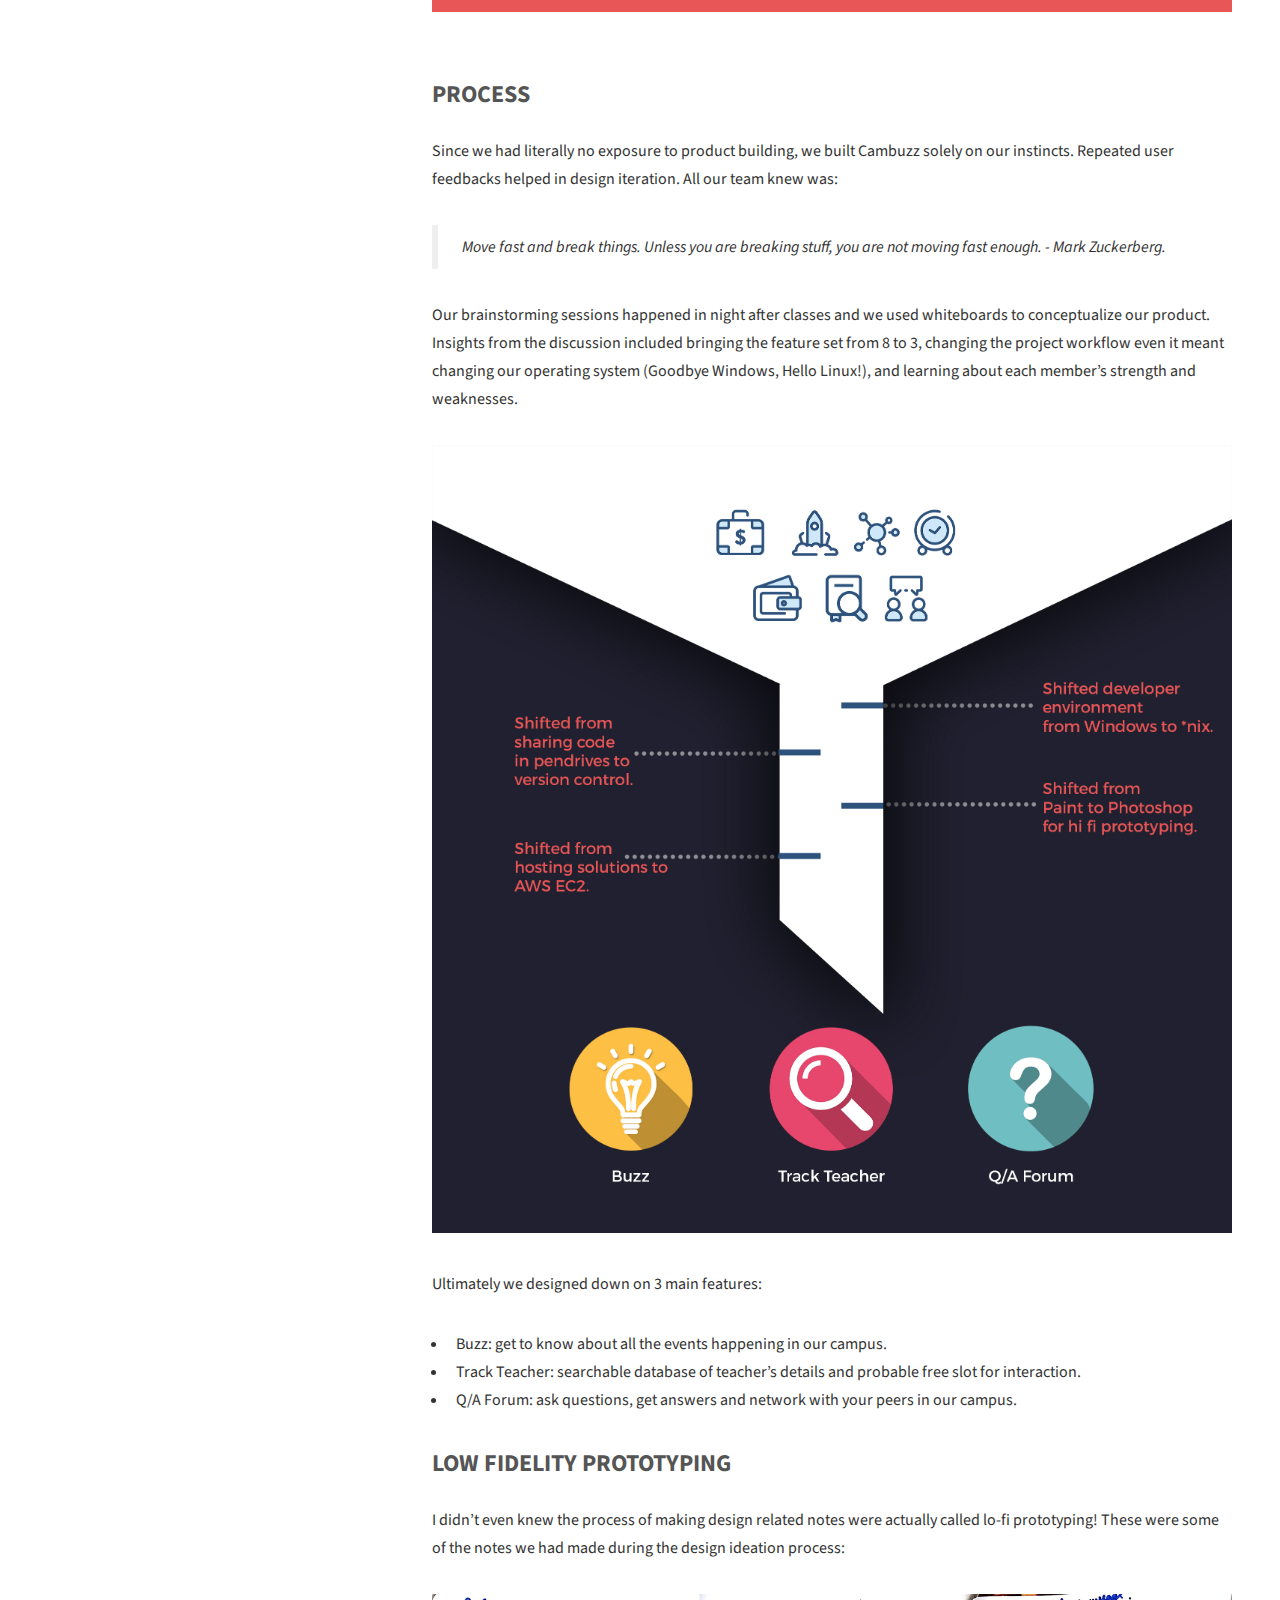
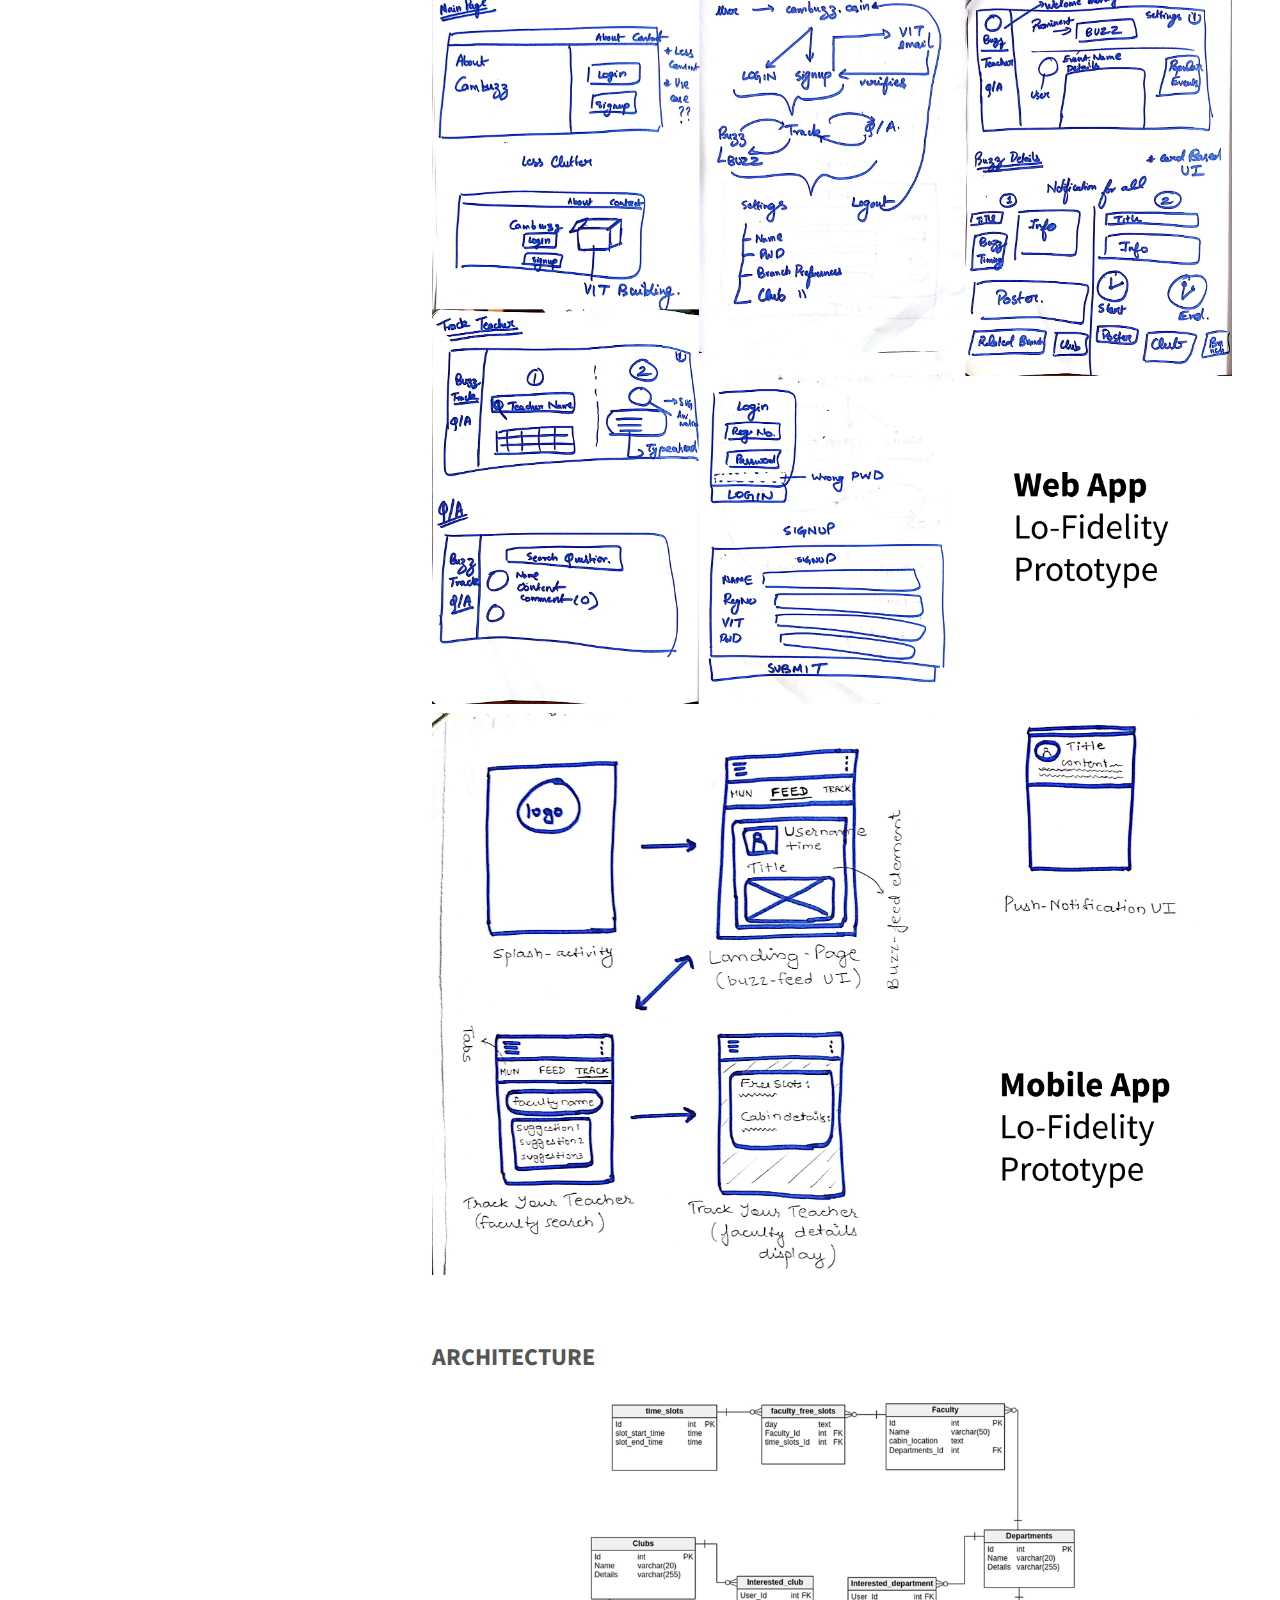
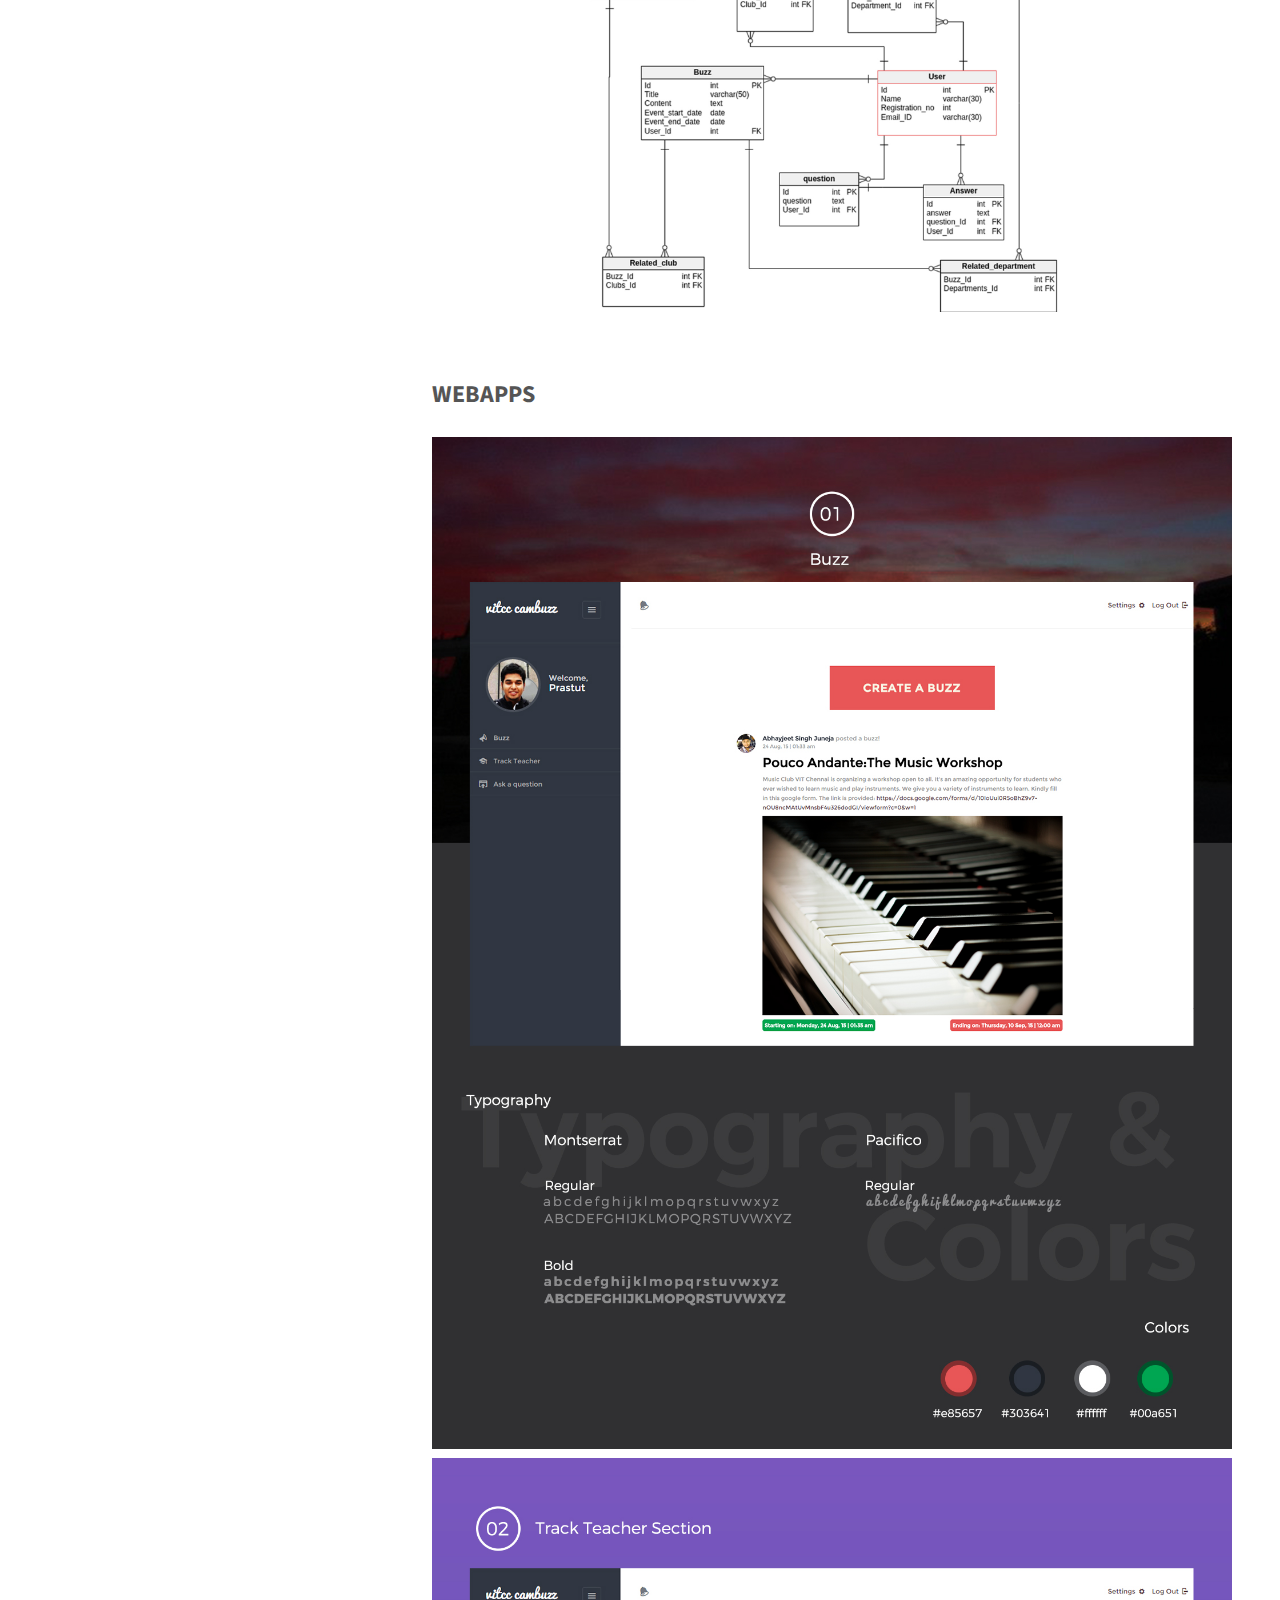
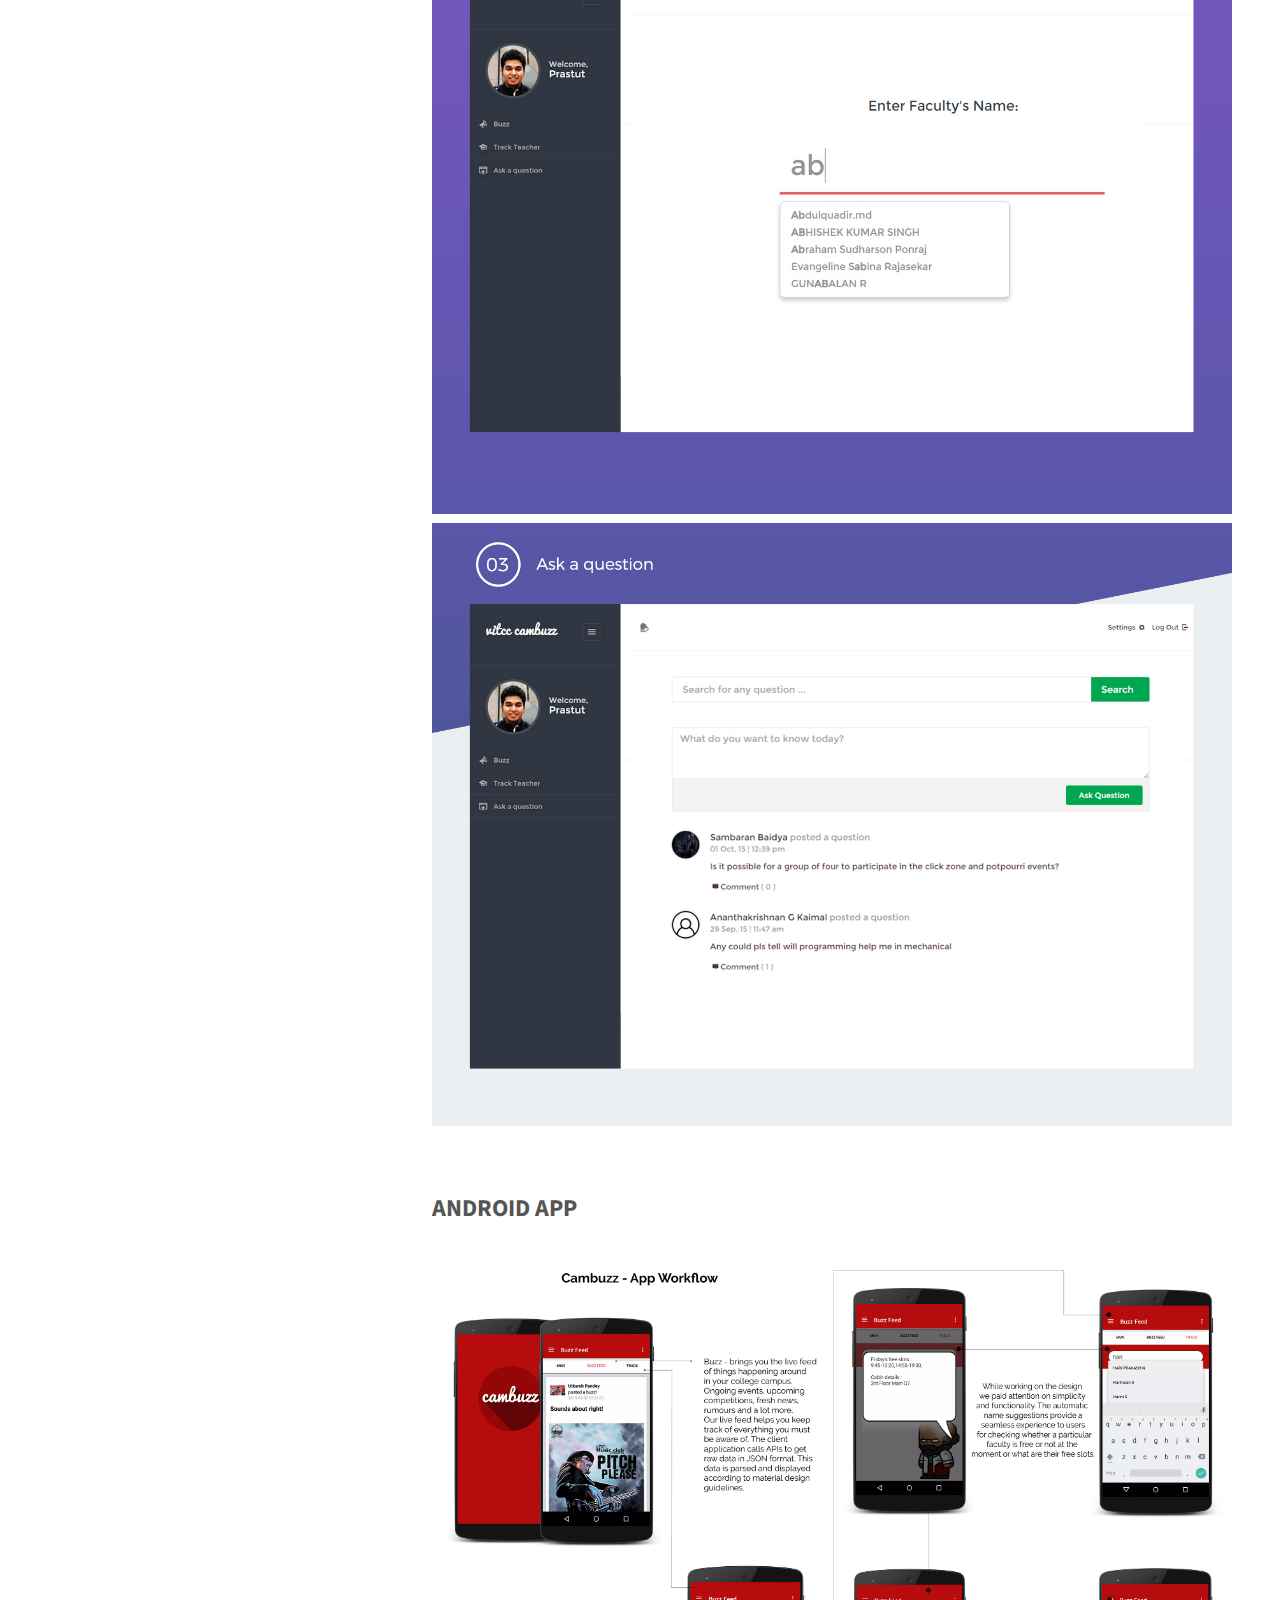
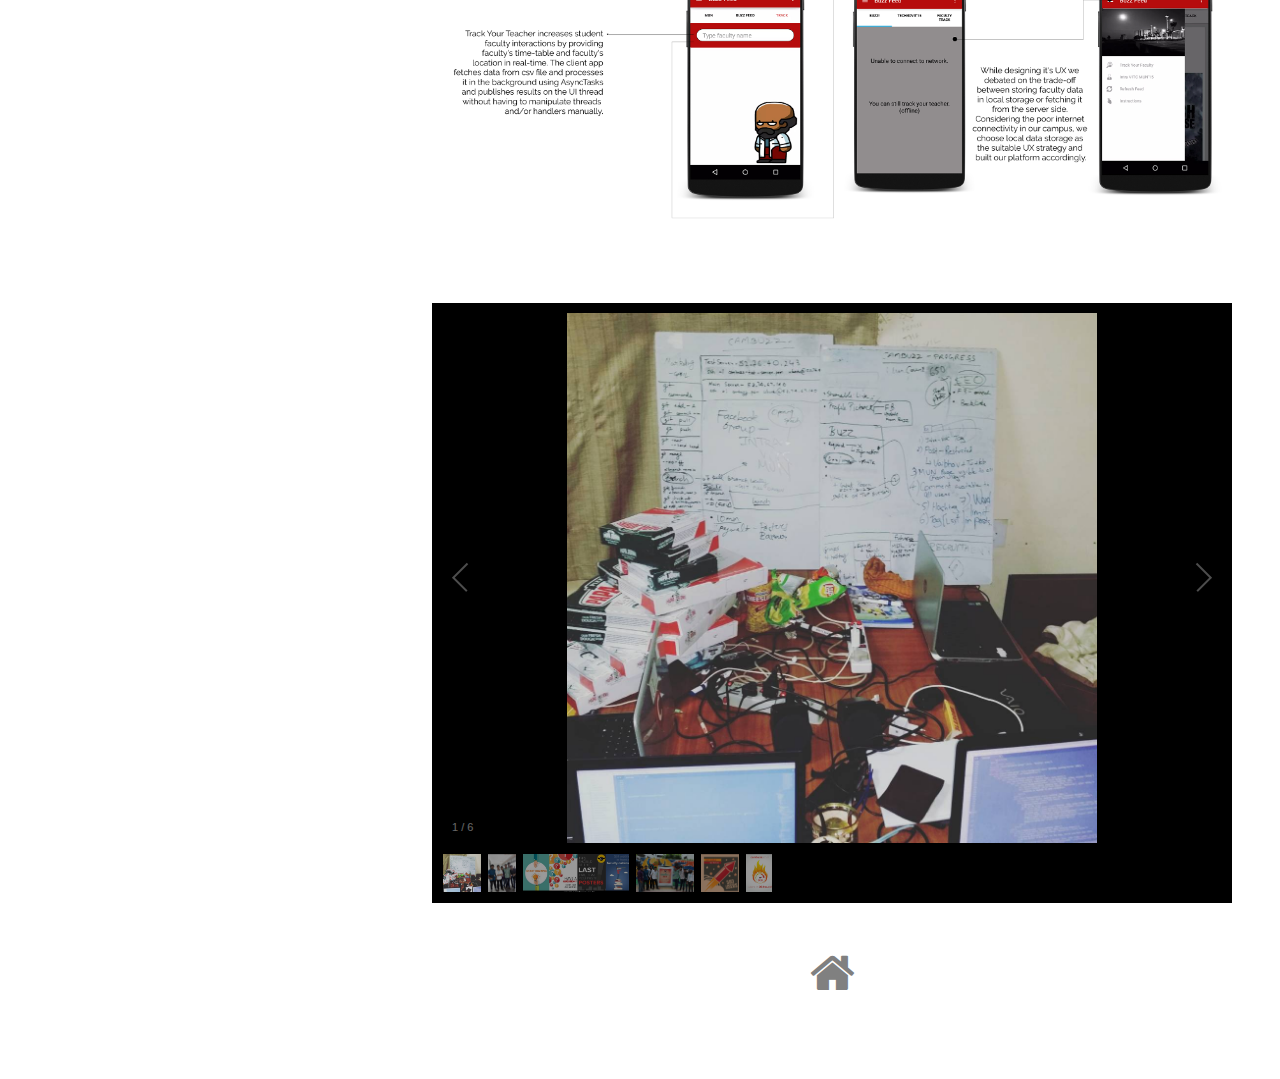
<file: Old/projects/cambuzz.html>
<!DOCTYPE HTML>
<!--
	Strata by HTML5 UP
	html5up.net | @ajlkn
	Free for personal and commercial use under the CCA 3.0 license (html5up.net/license)
-->
<html>
	<head>
		<title>Fenil Patel | Cambuzz</title>
		<meta charset="utf-8" />
		<meta name="viewport" content="width=device-width, initial-scale=1" />
		<!--[if lte IE 8]><script src="assets/js/ie/html5shiv.js"></script><![endif]-->
		<link rel="stylesheet" href="../assets/css/main.css" />
		<!--[if lte IE 8]><link rel="stylesheet" href="assets/css/ie8.css" /><![endif]-->
	</head>
	<body id="top">

		<!-- Header -->
			<header id="header">
				<div class="inner" >
					<a href="#" class="image avatar"><img src="../images/posts/cambuzz_cover.jpg" alt="" /></a>
					<h1 style="color:#FFFFFF;"><strong>Cambuzz</strong>, An open source youth networking platform</h1><br />
				</div>
			</header>

		<!-- Main -->
			<div id="main">

				<!-- One -->
					<!-- <section id="one">
						<header class="major">
							<h2>Ipsum lorem dolor aliquam ante commodo<br />
							magna sed accumsan arcu neque.</h2>
						</header>
						<p>Accumsan orci faucibus id eu lorem semper. Eu ac iaculis ac nunc nisi lorem vulputate lorem neque cubilia ac in adipiscing in curae lobortis tortor primis integer massa adipiscing id nisi accumsan pellentesque commodo blandit enim arcu non at amet id arcu magna. Accumsan orci faucibus id eu lorem semper nunc nisi lorem vulputate lorem neque cubilia.</p>
						<ul class="actions">
							<li><a href="#" class="button">Learn More</a></li>
						</ul>
					</section> -->

				<!-- Two -->
		
				<!-- Three -->
					<section id="two">
						<img src="../images/cambuzz/cambuzz_intro.jpg" alt="" style="width:100%"/>
						<p>Headquartered in Vellore Institute of Technology Chennai, Cambuzz began as a side project and is now a tiny, bootstrapped idea helping the VIT Chennai family to share their events and is trying to become a go-to resource for discovering and connecting with everyone in the campus. Since the problems students faced in our campus were generic, we open sourced the platform to realize our vision of creating an equal playground in terms of opportunities and exposure.</p>

						<!-- Motivation -->
						<h2>MOTIVATION</h2>
						<p>In our freshman year, we felt that we were at a disadvantage in terms of exposure compared to the premier colleges in India. We realised that lot of complications in the existing education system in India are a manifestation of one core problem: effective communication.</p>
						<img src="../images/cambuzz/problems.jpg" alt="" style="width:100%"/>

						<!-- Process -->
						<br /><br /><br />
						<h2>PROCESS</h2>
						<p>Since we had literally no exposure to product building, we built Cambuzz solely on our instincts. Repeated user feedbacks helped in design iteration. All our team knew was:</p>
						<blockquote>Move fast and break things. Unless you are breaking stuff, you are not moving fast enough. - Mark Zuckerberg.</blockquote>
						<p>Our brainstorming sessions happened in night after classes and we used whiteboards to conceptualize our product. Insights from the discussion included bringing the feature set from 8 to 3, changing the project workflow even it meant changing our operating system (Goodbye Windows, Hello Linux!), and learning about each member’s strength and weaknesses.</p>
						<img src="../images/cambuzz/funnel.jpg" alt="" style="width:100%"/>
						<br /><br />
						<p>Ultimately we designed down on 3 main features:</p>
						<ul>
							<li>Buzz: get to know about all the events happening in our campus.</li>
							<li>Track Teacher: searchable database of teacher’s details and probable free slot for interaction.</li>
							<li>Q/A Forum: ask questions, get answers and network with your peers in our campus.</li>
						</ul>

						<!-- LOW FIDELITY PROTOTYPING -->
						<h2>LOW FIDELITY PROTOTYPING</h2>
						<p>I didn’t even knew the process of making design related notes were actually called lo-fi prototyping! These were some of the notes we had made during the design ideation process:</p>
						<img src="../images/cambuzz/lo_fi_webapp.jpg" alt="" style="width:100%"/>
						<img src="../images/cambuzz/lo_fi_mobile.jpg" alt="" style="width:100%"/>
						<br /><br /><br />

						<!-- ARCHITECTURE-->
						<h2>ARCHITECTURE</h2>
						<img src="../images/cambuzz/architecture.jpg" alt="" style="width:100%"/>
						<br /><br /><br />

						<!-- Web apps -->
						<h2>WEBAPPS</h2>
						<img src="../images/cambuzz/buzz.jpg" alt="" style="width:100%"/>
						<img src="../images/cambuzz/track_teacher.jpg" alt="" style="width:100%"/>
						<img src="../images/cambuzz/ask_question1.jpg" alt="" style="width:100%"/>
						<br /><br /><br />

						<!-- Android app-->
						<h2>ANDROID APP</h2>
						<img src="../images/cambuzz/mobile.jpg" alt="" style="width:100%"/>
						<br /><br /><br />

						<!-- Galleria-->
						<div class="galleria">
							<img src="../images/cambuzz/gallery/party.jpg"/>
							<img src="../images/cambuzz/gallery/team.jpg"/>
							<img src="../images/cambuzz/gallery/posters.jpg" />
							<img src="../images/cambuzz/gallery/1.jpg"/>
							<img src="../images/cambuzz/gallery/2.jpg"/>
							<img src="../images/cambuzz/gallery/3.jpg"/>
						</div>
					</section>
					<br /><br />
					<p style="text-align:center;"><a href="../index.html" class="icon fa-3x fa-home" style="color:gray;"><span class="label">Live Preview</span></a></p>
			</div>

		<!-- Footer -->
			<footer id="footer">
				<ul class="icons">
						<!-- <li><a href="#" class="icon fa-twitter"><span class="label">Twitter</span></a></li> -->
						<li><a href="https://github.com/cambuzz/core" style="color:white;" class="icon fa-github"><span class="label">Github</span></a></li>
						<li><a href="https://cambuzz.co.in" style="color:white;" class="icon fa-internet-explorer"><span class="label">Live Preview</span></a></li>
						<!-- <li><a href="#" class="icon fa-envelope-o"><span class="label">Email</span></a></li> -->
				</ul>
				<div class="inner">
					<ul class="copyright">
						<li>&copy; Fenil Patel</li><li>Design: <a href="http://html5up.net">HTML5 UP</a></li>
					</ul>
				</div>
			</footer>

		<!-- Scripts -->
			<script src="../assets/js/jquery.min.js"></script>
			<script src="../assets/js/jquery.poptrox.min.js"></script>
			<script src="../assets/js/skel.min.js"></script>
			<script src="../assets/js/util.js"></script>
			<script src="../assets/js/galleria/galleria-1.4.7.min.js"></script>
			<script>
			    $( document ).ready(function() {
			        console.log( "ready!" );
			        Galleria.loadTheme('../assets/js/galleria/themes/classic/galleria.classic.min.js');
			        Galleria.run('.galleria');
			    });
				
			</script>
			<!--[if lte IE 8]><script src="assets/js/ie/respond.min.js"></script><![endif]-->
			<script src="../assets/js/main.js"></script>

	</body>
</html>
</file>
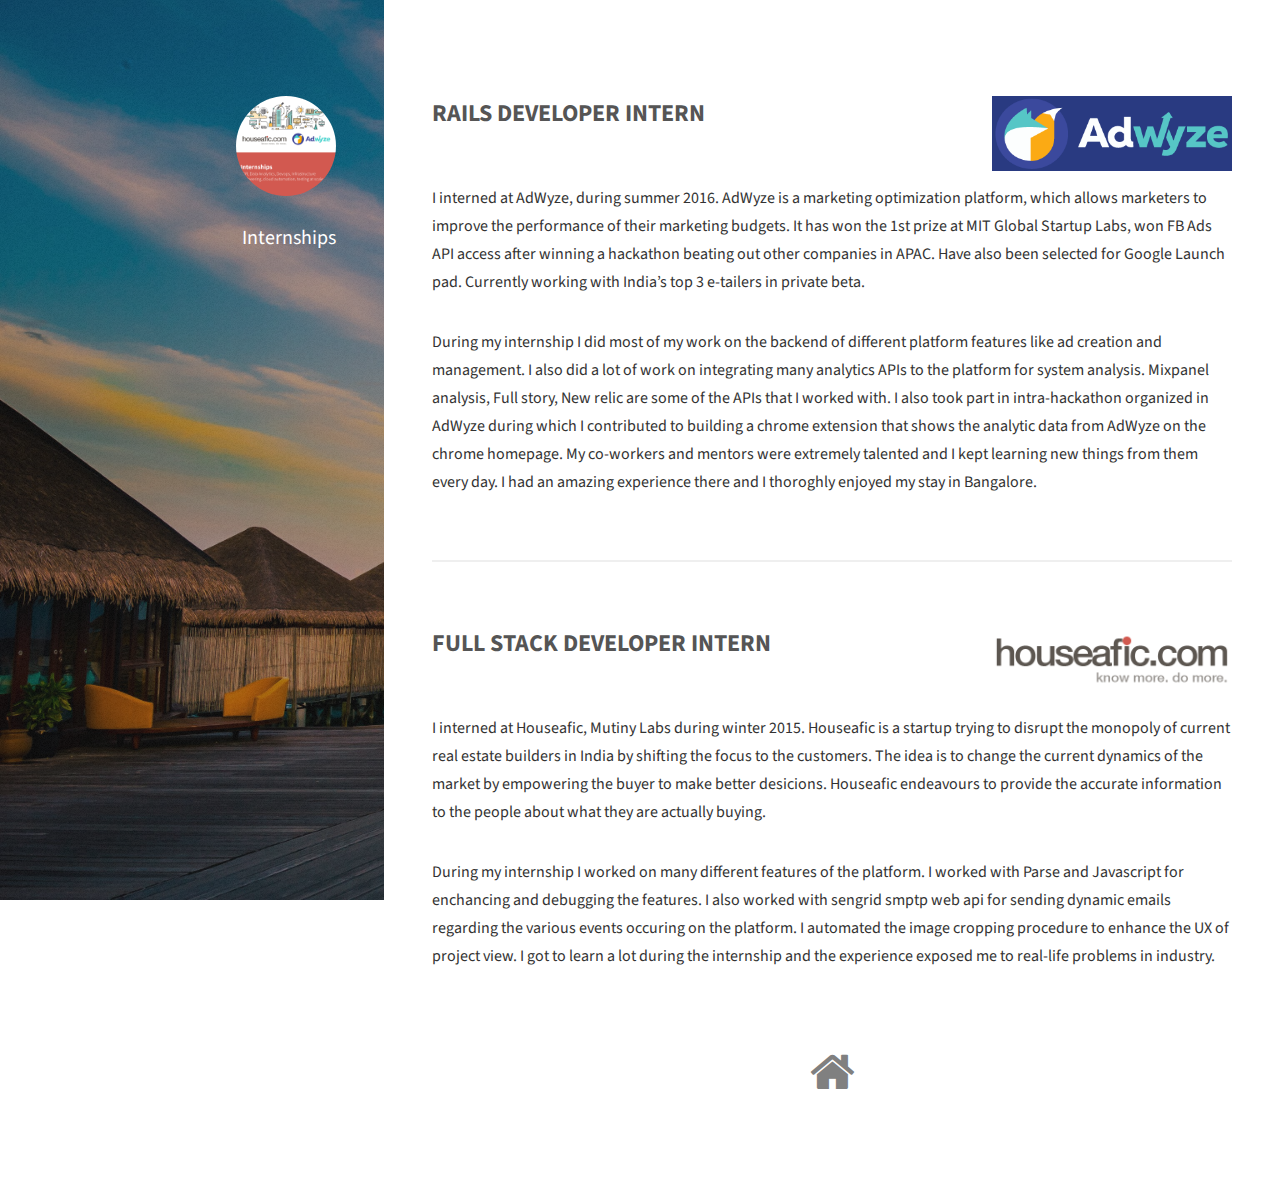
<file: Old/projects/internships.html>
<!DOCTYPE HTML>
<!--
	Strata by HTML5 UP
	html5up.net | @ajlkn
	Free for personal and commercial use under the CCA 3.0 license (html5up.net/license)
-->
<html>
	<head>
		<title>Fenil Patel | Internships</title>
		<meta charset="utf-8" />
		<meta name="viewport" content="width=device-width, initial-scale=1" />
		<!--[if lte IE 8]><script src="assets/js/ie/html5shiv.js"></script><![endif]-->
		<link rel="stylesheet" href="../assets/css/main.css" />
		<!--[if lte IE 8]><link rel="stylesheet" href="assets/css/ie8.css" /><![endif]-->
	</head>
	<body id="top">

		<!-- Header -->
			<header id="header">
				<div class="inner">
					<a href="#" class="image avatar"><img src="../images/posts/internships_cover.jpg" alt="" /></a>
					<h1><strong>Internships</strong><br />
				</div>
			</header>

		<!-- Main -->
			<div id="main">

				<!-- One -->
					<!-- <section id="one">
						<header class="major">
							<h2>Ipsum lorem dolor aliquam ante commodo<br />
							magna sed accumsan arcu neque.</h2>
						</header>
						<p>Accumsan orci faucibus id eu lorem semper. Eu ac iaculis ac nunc nisi lorem vulputate lorem neque cubilia ac in adipiscing in curae lobortis tortor primis integer massa adipiscing id nisi accumsan pellentesque commodo blandit enim arcu non at amet id arcu magna. Accumsan orci faucibus id eu lorem semper nunc nisi lorem vulputate lorem neque cubilia.</p>
						<ul class="actions">
							<li><a href="#" class="button">Learn More</a></li>
						</ul>
					</section> -->

				<!-- Two -->
		
				<!-- Three -->
					<section id="two">

						
						<h2 style="padding-bottom:0;display:inline-block;">RAILS DEVELOPER INTERN</h2>
						<a href="https://www.houseafic.com" target="_blank"><img src="../images/adwyze_logo.png" style="width:30%;background-color:#293a81;" align="right" /></a>
						<br />
						<br />
						<p>I interned at AdWyze, during summer 2016. AdWyze is a marketing optimization platform, which allows marketers to improve the performance of their marketing budgets. It has won the 1st prize at MIT Global Startup Labs, won FB Ads API access after winning a hackathon beating out other companies in APAC. Have also been selected for Google Launch pad. Currently working with India’s top 3 e-tailers in private beta.</p>
						<p>During my internship I did most of my work on the backend of different platform features like ad creation and management. I also did a lot of work on integrating many analytics APIs to the platform for system analysis. Mixpanel analysis, Full story, New relic are some of the APIs that I worked with. I also took part in intra-hackathon organized in AdWyze during which I contributed to building a chrome extension that shows the analytic data from AdWyze on the chrome homepage. My co-workers and mentors were extremely talented and I kept learning new things from them every day. I had an amazing experience there and I thoroghly enjoyed my stay in Bangalore.</p>
						<!-- Slides -->
						<!-- Galleria-->
						<!-- <div class="galleria">
						
						</div> -->
					</section>
					<section id="three">
						<h2 style="padding-bottom:0;display:inline-block;">FULL STACK DEVELOPER INTERN</h2>
						<a href="https://www.houseafic.com" target="_blank"><img src="../images/houseafic_logo.png" style="width:30%;" align="right" /></a>
						<br />
						<br />
						<p>I interned at Houseafic, Mutiny Labs during winter 2015. Houseafic is a startup trying to disrupt the monopoly of current real estate builders in India by shifting the focus to the customers. The idea is to change the current dynamics of the market by empowering the buyer to make better desicions. Houseafic endeavours to provide the accurate information to the people about what they are actually buying.</p>
						<p> During my internship I worked on many different features of the platform. I worked with Parse and Javascript for enchancing and debugging the features. I also worked with sengrid smptp web api for sending dynamic emails regarding the various events occuring on the platform. I automated the image cropping procedure to enhance the UX of project view. I got to learn a lot during the internship and the experience exposed me to real-life problems in industry.</p>
						<!-- Slides -->
						<!-- Galleria-->
						<!-- <div class="galleria">
						
						</div> -->
					</section>
					<br /><br />
					<p style="text-align:center;"><a href="../index.html" class="icon fa-3x fa-home" style="color:gray;"><span class="label">Live Preview</span></a></p>
			</div>

		<!-- Footer -->
			<footer id="footer">
				<div class="inner">
					<ul class="icons">
						<!-- <li><a href="#" class="icon fa-twitter"><span class="label">Twitter</span></a></li> -->
						<!-- <li><a href="https://github.com/patelfenil/Money-Splitter-App" style="color:white;" class="icon fa-github"><span class="label">Github</span></a></li> -->
						<!-- <li><a href="#" class="icon fa-dribbble"><span class="label">Dribbble</span></a></li>
						<li><a href="#" class="icon fa-envelope-o"><span class="label">Email</span></a></li> -->
					</ul>
					<ul class="copyright">
						<!-- <li>&copy; Fenil Patel</li><li>Design: <a href="http://html5up.net">HTML5 UP</a></li> -->
					</ul>
				</div>
			</footer>

		<!-- Scripts -->
			<script src="../assets/js/jquery.min.js"></script>
			<script src="../assets/js/jquery.poptrox.min.js"></script>
			<script src="../assets/js/skel.min.js"></script>
			<script src="../assets/js/util.js"></script>
			<script src="../assets/js/galleria/galleria-1.4.7.min.js"></script>
			<!-- <script>
			    $( document ).ready(function() {
			        console.log( "ready!" );
			        Galleria.loadTheme('../assets/js/galleria/themes/classic/galleria.classic.min.js');
			        Galleria.run('.galleria');
			    });
				
			</script> -->
			<!--[if lte IE 8]><script src="assets/js/ie/respond.min.js"></script><![endif]-->
			<script src="../assets/js/main.js"></script>

	</body>
</html>
</file>
<file: assets/css/main.css>
@import url("font-awesome.min.css");
@import url("https://fonts.googleapis.com/css?family=Source+Sans+Pro:600,900");
@font-face {
    font-family: 'td';
    src: url("../fonts/td.eot?-h76b3j");
    src: url("../fonts/td.eot?#iefix-h76b3j") format("embedded-opentype"), url("../fonts/td.woff?-h76b3j") format("woff"), url("../fonts/td.ttf?-h76b3j") format("truetype");
    font-weight: normal;
    font-style: normal
}

html,
body,
div,
span,
applet,
object,
iframe,
h1,
h2,
h3,
h4,
h5,
h6,
p,
pre,
a,
abbr,
acronym,
address,
big,
cite,
code,
del,
dfn,
em,
img,
ins,
kbd,
q,
s,
samp,
small,
strike,
strong,
sub,
sup,
tt,
var,
b,
u,
i,
center,
dl,
dt,
dd,
ul,
li,
fieldset,
form,
label,
legend,
table,
caption,
tbody,
tfoot,
thead,
tr,
th,
td,
article,
aside,
canvas,
details,
embed,
figure,
figcaption,
footer,
header,
hgroup,
menu,
nav,
output,
ruby,
section,
summary,
time,
mark,
audio,
video {
    margin: 0;
    padding: 0;
    border: 0;
    font-size: 100%;
    font: inherit;
    vertical-align: baseline
}

article,
aside,
details,
figcaption,
figure,
footer,
header,
hgroup,
menu,
nav,
section {
    display: block
}

body {
    line-height: 1
}

ul {
    list-style: none
}

q {
    quotes: none
}

q:before,
q:after {
    content: '';
    content: none
}

blockquote {
  background: #f9f9f9;
  border-left: 10px solid #ccc;
  margin: 1.5em 10px;
  padding: 0.5em 10px;
  quotes: none
}
blockquote:before {
  color: #ccc;
  content: open-quote;
  font-size: 4em;
  line-height: 0.1em;
  margin-right: 0.25em;
  vertical-align: -0.4em;
}
blockquote p {
  display: inline;
}

table {
    border-collapse: collapse;
    border-spacing: 0
}

body {
    -webkit-text-size-adjust: none
}

*,
*:before,
*:after {
    -moz-box-sizing: border-box;
    -webkit-box-sizing: border-box;
    box-sizing: border-box
}

.container {
    margin-left: auto;
    margin-right: auto
}

.container.\31 25\25 {
    width: 100%;
    max-width: 1500px;
    min-width: 1200px
}

.container.\37 5\25 {
    width: 900px
}

.container.\35 0\25 {
    width: 600px
}

.container.\32 5\25 {
    width: 300px
}

.container {
    width: 1200px
}

@media screen and (max-width: 1920px) {
    .container.\31 25\25 {
        width: 100%;
        max-width: 1250px;
        min-width: 1000px
    }
    .container.\37 5\25 {
        width: 750px
    }
    .container.\35 0\25 {
        width: 500px
    }
    .container.\32 5\25 {
        width: 250px
    }
    .container {
        width: 1000px
    }
}

@media screen and (max-width: 1680px) {
    .container.\31 25\25 {
        width: 100%;
        max-width: 1250px;
        min-width: 1000px
    }
    .container.\37 5\25 {
        width: 750px
    }
    .container.\35 0\25 {
        width: 500px
    }
    .container.\32 5\25 {
        width: 250px
    }
    .container {
        width: 1000px
    }
}

@media screen and (max-width: 1366px) {
    .container.\31 25\25 {
        width: 100%;
        max-width: 118.75%;
        min-width: 95%
    }
    .container.\37 5\25 {
        width: 71.25%
    }
    .container.\35 0\25 {
        width: 47.5%
    }
    .container.\32 5\25 {
        width: 23.75%
    }
    .container {
        width: 95%
    }
}

@media screen and (max-width: 1080px) {
    .container.\31 25\25 {
        width: 100%;
        max-width: 125%;
        min-width: 100%
    }
    .container.\37 5\25 {
        width: 75%
    }
    .container.\35 0\25 {
        width: 50%
    }
    .container.\32 5\25 {
        width: 25%
    }
    .container {
        width: 100%
    }
}

@media screen and (max-width: 1020px) {
    .container.\31 25\25 {
        width: 100%;
        max-width: 125%;
        min-width: 100%
    }
    .container.\37 5\25 {
        width: 75%
    }
    .container.\35 0\25 {
        width: 50%
    }
    .container.\32 5\25 {
        width: 25%
    }
    .container {
        width: 100%
    }
}

@media screen and (max-width: 768px) {
    .container.\31 25\25 {
        width: 100%;
        max-width: 125%;
        min-width: 100%
    }
    .container.\37 5\25 {
        width: 75%
    }
    .container.\35 0\25 {
        width: 50%
    }
    .container.\32 5\25 {
        width: 25%
    }
    .container {
        width: 100%
    }
}

@media screen and (max-width: 736px) {
    .container.\31 25\25 {
        width: 100%;
        max-width: 125%;
        min-width: 100%
    }
    .container.\37 5\25 {
        width: 75%
    }
    .container.\35 0\25 {
        width: 50%
    }
    .container.\32 5\25 {
        width: 25%
    }
    .container {
        width: 100%
    }
}

@media screen and (max-width: 480px) {
    .container.\31 25\25 {
        width: 100%;
        max-width: 125%;
        min-width: 100%
    }
    .container.\37 5\25 {
        width: 75%
    }
    .container.\35 0\25 {
        width: 50%
    }
    .container.\32 5\25 {
        width: 25%
    }
    .container {
        width: 100%
    }
}

body.is-loading *,
body.is-loading *:before,
body.is-loading *:after {
    -moz-animation: none !important;
    -webkit-animation: none !important;
    -ms-animation: none !important;
    animation: none !important;
    -moz-transition: none !important;
    -webkit-transition: none !important;
    -ms-transition: none !important;
    transition: none !important
}

body {
    background: #e5e5e5;
    background-image: url("../../images/bg.svg");
    background-size: cover;
    background-attachment: fixed;
    background-position: center center;
    min-width: 320px
}

body:before {
    content: '';
    position: fixed;
    top: 0;
    left: 0;
    width: 22em;
    height: 100%;
    background: #fff
}

body,
input,
select,
textarea {
    font-family: "Source Sans Pro", arial, sans-serif;
    font-weight: 600;
    font-size: 13pt;
    line-height: 1.5em;
    color: #808080
}

strong,
b {
    color: #828282
}

a {
    -moz-transition: color 0.2s ease-in-out;
    -webkit-transition: color 0.2s ease-in-out;
    -ms-transition: color 0.2s ease-in-out;
    transition: color 0.2s ease-in-out;
    text-decoration: none;
    border-bottom: dotted 1px;
    color: inherit
}

a:hover {
    border-bottom-color: transparent;
    color: #5FCEC0
}

h1,
h2,
h3,
h4,
h5,
h6 {
    color: #828282
}

h2 {
    font-size: 1.5em;
    letter-spacing: -0.015em;
    margin: 0 0 1.5em 0;
    line-height: 1.5em;
    color : #4d4d4d;
}

h3 {
    text-transform: uppercase;
    font-size: 0.9em;
    font-weight: 900;
    letter-spacing: 0.075em;
    color : #525252;
}

h3 a {
    color : #525252;
    text-decoration: none;
    border-bottom: 0
}

p,
ul,
ol,
table,
form {
    margin: 0 0 1.5em 0
}

dl dt {
    font-size: 1.25em;
    line-height: 1.5em;
    letter-spacing: -0.015em;
    color: #828282;
    margin: 0 0 0.75em 0
}

dl dd {
    margin: 0 0 2em 0
}

dl dd>:last-child {
    margin-bottom: 0
}

dl dd:last-child {
    margin-bottom: 0
}

small {
    font-size: 0.8em
}

.image {
    border-radius: 4px;
    overflow: hidden
}

.image img {
    width: 100%
}

.image.fit {
    display: block;
    width: 100%
}

.image.feature {
    display: block;
    width: 100%;
    margin: 0 0 1.5em 0
}

.license-box {
    border-radius: 4px;
    background: #4f4f4f;
    color: #fff;
    padding: 1.5em;
    text-align: center;
    margin: 0 0 1.5em 0
}

.license-box p {
    margin: 0.5em 0 0 0;
    font-size: 1.25em;
    line-height: 1.5em;
    letter-spacing: -0.015em
}

.license-box .license-button {
    border: 0
}

.button,
input[type="button"],
input[type="submit"],
input[type="reset"] {
    -moz-transition: color 0.2s ease-in-out, border-color 0.2s ease-in-out, background 0.2s ease-in-out, opacity 0.2s ease-in-out;
    -webkit-transition: color 0.2s ease-in-out, border-color 0.2s ease-in-out, background 0.2s ease-in-out, opacity 0.2s ease-in-out;
    -ms-transition: color 0.2s ease-in-out, border-color 0.2s ease-in-out, background 0.2s ease-in-out, opacity 0.2s ease-in-out;
    transition: color 0.2s ease-in-out, border-color 0.2s ease-in-out, background 0.2s ease-in-out, opacity 0.2s ease-in-out;
    -moz-appearance: none;
    -webkit-appearance: none;
    -ms-appearance: none;
    appearance: none;
    display: inline-block;
    text-transform: uppercase;
    font-size: 0.9em !important;
    font-weight: 900;
    letter-spacing: 0.075em;
    line-height: 3em;
    padding: 0 1.75em;
    border: solid 2px #dfdfdf;
    border-radius: 4px;
    color: #828282;
    text-align: center;
    background: none;
    cursor: pointer
}

.button .extra,
input[type="button"] .extra,
input[type="submit"] .extra,
input[type="reset"] .extra {
    font-weight: 600 !important
}

.button:hover,
input[type="button"]:hover,
input[type="submit"]:hover,
input[type="reset"]:hover {
    color: #5FCEC0;
    border-color: #5FCEC0
}

.button.small,
input[type="button"].small,
input[type="submit"].small,
input[type="reset"].small {
    font-size: 0.7em !important
}

.button.square,
input[type="button"].square,
input[type="submit"].square,
input[type="reset"].square {
    padding: 0;
    width: 3.25em;
    height: 3.25em
}

.button.special,
input[type="button"].special,
input[type="submit"].special,
input[type="reset"].special {
    background: #5FCEC0;
    color: #fff;
    border-color: #5FCEC0
}

.button.special:hover,
input[type="button"].special:hover,
input[type="submit"].special:hover,
input[type="reset"].special:hover {
    background: #3bbfaf;
    border-color: #3bbfaf
}

.button.twitter,
input[type="button"].twitter,
input[type="submit"].twitter,
input[type="reset"].twitter {
    background: #00bcee;
    border-color: #00bcee;
    color: #fff
}

.button.disabled,
.button:disabled,
input[type="button"].disabled,
input[type="button"]:disabled,
input[type="submit"].disabled,
input[type="submit"]:disabled,
input[type="reset"].disabled,
input[type="reset"]:disabled {
    color: #fff !important;
    background: #c6c6c6 !important;
    border-color: #c6c6c6 !important;
    cursor: default
}

.button.fit,
input[type="button"].fit,
input[type="submit"].fit,
input[type="reset"].fit {
    display: block;
    width: 100%
}

input[type="button"],
input[type="submit"],
input[type="reset"] {
    height: 3em
}

form .fields {
    display: -moz-flex;
    display: -webkit-flex;
    display: -ms-flex;
    display: flex;
    -moz-flex-wrap: wrap;
    -webkit-flex-wrap: wrap;
    -ms-flex-wrap: wrap;
    flex-wrap: wrap;
    width: calc(100% + 2em);
    margin: -2em 0 0 -2em
}

form .fields>* {
    -moz-flex-grow: 0;
    -webkit-flex-grow: 0;
    -ms-flex-grow: 0;
    flex-grow: 0;
    -moz-flex-shrink: 1;
    -webkit-flex-shrink: 1;
    -ms-flex-shrink: 1;
    flex-shrink: 1;
    margin: 2em 0 0 2em
}

form .fields>.quarter {
    width: calc(25% - 2em)
}

form .fields>.third {
    width: calc(100%/3 - 2em)
}

form .fields>.half {
    width: calc(50% - 2em)
}

form .fields>.twothirds {
    width: calc(66.66667% - 2em)
}

form .fields>.full {
    width: 100%
}

@media screen and (max-width: 1080px) {
    form .fields>.third.primary {
        width: 100%
    }
    form .fields>.third.primary+.third,
    form .fields>.third.primary+.third+.third {
        width: calc(50% - 2em)
    }
}

@media screen and (max-width: 736px) {
    form .fields {
        width: 100%;
        margin: -2em 0 0 0
    }
    form .fields>* {
        margin: 2em 0 0 0
    }
    form .fields>.quarter {
        width: 100%
    }
    form .fields>.third {
        width: 100%
    }
    form .fields>.third.primary+.third,
    form .fields>.third.primary+.third+.third {
        width: 100%
    }
    form .fields>.half {
        width: 100%
    }
    form .fields>.half.primary+.quarter,
    form .fields>.half.primary+.quarter+.quarter {
        width: calc(50% - 1em)
    }
    form .fields>.half.primary+.quarter {
        margin-right: 1em
    }
    form .fields>.half.primary+.quarter+.quarter {
        margin-left: 1em
    }
    form .fields>.twothirds {
        width: 100%
    }
}

form .fields+.actions {
    margin-top: 2em
}

input[type="text"],
input[type="email"],
input[type="password"],
textarea,
select {
    -moz-transition: border-color 0.2s ease-in-out, opacity 0.2s ease-in-out;
    -webkit-transition: border-color 0.2s ease-in-out, opacity 0.2s ease-in-out;
    -ms-transition: border-color 0.2s ease-in-out, opacity 0.2s ease-in-out;
    transition: border-color 0.2s ease-in-out, opacity 0.2s ease-in-out;
    -moz-appearance: none;
    -webkit-appearance: none;
    -ms-appearance: none;
    appearance: none;
    display: block;
    width: 100%;
    padding: 0 0.75em;
    border: solid 2px #dfdfdf;
    border-radius: 4px;
    color: #828282;
    background: rgba(0, 0, 0, 0.025)
}

input[type="text"]:focus,
input[type="email"]:focus,
input[type="password"]:focus,
textarea:focus,
select:focus {
    border-color: #5FCEC0
}

input[type="text"],
input[type="email"],
input[type="password"] {
    line-height: 3em;
    height: 3em
}

textarea {
    padding: 0.75em
}

select {
    padding: 0.75em
}

label {
    text-transform: uppercase;
    font-size: 0.9em;
    font-weight: 900;
    letter-spacing: 0.075em;
    color: #828282;
    margin: 0 0 0.5em 0;
    display: block
}

.alert {
    display: block;
    width: 100%;
    line-height: 3em;
    height: 3em;
    padding: 0 0.75em;
    border-radius: 4px;
    color: #828282;
    background: #888;
    color: #fff;
    margin: 0 0 1em 0
}

.alert.error {
    background: #ee8888
}

.alert.error strong {
    color: #fff
}

.alert.success {
    background: #88cc88
}

.alert.success strong {
    color: #fff
}

.items {
    display: -moz-flex;
    display: -webkit-flex;
    display: -ms-flex;
    display: flex;
    -moz-flex-wrap: wrap;
    -webkit-flex-wrap: wrap;
    -ms-flex-wrap: wrap;
    flex-wrap: wrap;
    -moz-justify-content: center;
    -webkit-justify-content: center;
    -ms-justify-content: center;
    justify-content: center;
    -moz-align-items: stretch;
    -webkit-align-items: stretch;
    -ms-align-items: stretch;
    align-items: stretch;
    overflow: hidden;
    text-align: center;
    margin: 0 0 2em 0
}

.item {
    display: -moz-flex;
    display: -webkit-flex;
    display: -ms-flex;
    display: flex;
    position: relative;
    width: 25em;
    border-radius: 4px;
    background: #fff;
    padding: 0.5em 0.5em 3em 0.5em;
    margin: 1.5em
}

.item .tag {
    position: absolute;
    top: 0.5em;
    right: 0.5em;
    height: 2.25em;
    line-height: 2.25em;
    padding: 0 0.85em;
    border-radius: 0 4px 0 4px;
    background: #ff6098;
    color: #fff
}

.item .tag span {
    text-transform: uppercase;
    font-size: 0.75em;
    font-weight: 900;
    letter-spacing: 0.075em
}

.item header {
    position: absolute;
    left: 0;
    bottom: 0;
    background: #fff;
    width: 100%;
    height: 3em;
    line-height: 3em;
    border-radius: 0 0 4px 4px;
    padding: 0 1em;
    display: -moz-flex;
    display: -webkit-flex;
    display: -ms-flex;
    display: flex;
    overflow: hidden
}

.item header h3 {
    white-space: nowrap;
    text-align: left;
    padding-right: 1.5em;
    -moz-flex-grow: 0;
    -webkit-flex-grow: 0;
    -ms-flex-grow: 0;
    flex-grow: 0
}

.item header .type {
    font-size: 0.9em;
    text-align: left;
    white-space: nowrap;
    overflow: hidden;
    text-overflow: ellipsis;
    text-align: right;
    display: block;
    -moz-flex-grow: 1;
    -webkit-flex-grow: 1;
    -ms-flex-grow: 1;
    flex-grow: 1
}

.item footer {
    display: -moz-flex;
    display: -webkit-flex;
    display: -ms-flex;
    display: flex;
    -moz-align-items: center;
    -webkit-align-items: center;
    -ms-align-items: center;
    align-items: center;
    -moz-justify-content: center;
    -webkit-justify-content: center;
    -ms-justify-content: center;
    justify-content: center;
    -moz-transition: opacity 0.2s ease-in-out;
    -webkit-transition: opacity 0.2s ease-in-out;
    -ms-transition: opacity 0.2s ease-in-out;
    transition: opacity 0.2s ease-in-out;
    position: absolute;
    left: 0;
    top: 0;
    width: 100%;
    text-align: center;
    opacity: 0;
    height: calc(100% - 2.5em)
}

.item footer .button {
    white-space: nowrap;
    color: #fff;
    border-color: #fff
}

.item footer .button:hover {
    color: #74e2d4;
    border-color: #74e2d4
}

.item footer .actions {
    max-width: 100%;
    width: 14em;
    margin-left: auto;
    margin-right: auto
}

.item footer .actions>li {
    display: block;
    margin: 1.25em 0 0 0
}

.item footer .actions>li:first-child {
    margin-top: 0
}

.item footer p {
    color: #fff
}

.item footer strong {
    color: #fff;
    font-weight: 900
}

.item footer .inner {
    display: block;
    width: 16em;
    max-width: calc(100% - 5em);
    vertical-align: middle
}

.item footer .inner>:last-child {
    margin-bottom: 0
}

.item .image {
    display: -moz-flex;
    display: -webkit-flex;
    display: -ms-flex;
    display: flex;
    -moz-justify-content: center;
    -webkit-justify-content: center;
    -ms-justify-content: center;
    justify-content: center;
    -moz-align-items: center;
    -webkit-align-items: center;
    -ms-align-items: center;
    align-items: center;
    width: 100%;
    background: #2a3033;
    border: 0;
    border-radius: 4px;
    overflow: hidden;
    min-height: 18em
}

.item .image img {
    -moz-transition: opacity 0.2s ease-in-out;
    -webkit-transition: opacity 0.2s ease-in-out;
    -ms-transition: opacity 0.2s ease-in-out;
    transition: opacity 0.2s ease-in-out;
    display: block;
    width: 100%;
    opacity: 1.0
}

.item:hover footer {
    opacity: 1.0;
    z-index: 2
}

.item:hover .image img {
    opacity: 0.85
}

@media screen and (min-width: 769px) {
    .featured-item {
        border-radius: 4px;
        background: #fff;
        padding: 0.5em;
        width: 109em;
        max-width: 100%;
        margin: 1.5em;
        position: relative;
        cursor: default
    }
    .featured-item .image {
        display: block;
        background: #111;
        border: 0;
        padding: 6em 6em 0 6em;
        overflow: hidden;
        position: relative;
        height: 33em;
        outline: 0;
        -moz-pointer-events: auto;
        -webkit-pointer-events: auto;
        -ms-pointer-events: auto;
        pointer-events: auto
    }
    .featured-item .image img.main {
        width: 45%;
        display: block;
        position: relative;
        z-index: 1;
        max-width: 500px;
        -moz-transition: opacity 1s ease, -moz-transform 1s ease, margin-top 0.325s ease;
        -webkit-transition: opacity 1s ease, -webkit-transform 1s ease, margin-top 0.325s ease;
        -ms-transition: opacity 1s ease, -ms-transform 1s ease, margin-top 0.325s ease;
        transition: opacity 1s ease, transform 1s ease, margin-top 0.325s ease
    }
    .featured-item .image img.main:hover {
        margin-top: -0.75em
    }
    .featured-item .image img.main:hover+img.bg {
        -moz-transition-delay: 0s;
        -webkit-transition-delay: 0s;
        -ms-transition-delay: 0s;
        transition-delay: 0s;
        -moz-transition: opacity 0.325s ease, -moz-transform 1s ease, width 0.325s ease, left 0.325s ease, top 0.325s ease;
        -webkit-transition: opacity 0.325s ease, -webkit-transform 1s ease, width 0.325s ease, left 0.325s ease, top 0.325s ease;
        -ms-transition: opacity 0.325s ease, -ms-transform 1s ease, width 0.325s ease, left 0.325s ease, top 0.325s ease;
        transition: opacity 0.325s ease, transform 1s ease, width 0.325s ease, left 0.325s ease, top 0.325s ease;
        width: 120%;
        left: -10%;
        top: -32.5%;
        opacity: 0.175
    }
    .featured-item p {
    	text-align: left;
    	margin-left: 30px;
    	margin-right: 30px;
    }
    .featured-item ul {
    	text-align: left;
    	margin-left: 30px;
    	margin-right: 30px;
    }
    .featured-item ol {
    	text-align: left;
    	margin-left: 30px;
    	margin-right: 30px;
    }

    body.is-ie .featured-item .image img.main:hover+img.bg {
        opacity: 0.025
    }
    .featured-item .image img.bg {
        position: absolute;
        top: -35%;
        left: -12.5%;
        width: 125%;
        opacity: 0.375;
        -moz-filter: blur(0.75em);
        -webkit-filter: blur(0.75em);
        -ms-filter: blur(0.75em);
        filter: blur(0.75em);
        -moz-pointer-events: none;
        -webkit-pointer-events: none;
        -ms-pointer-events: none;
        pointer-events: none;
        -moz-transition-delay: 1s;
        -webkit-transition-delay: 1s;
        -ms-transition-delay: 1s;
        transition-delay: 1s;
        -moz-transition: opacity 1s ease, -moz-transform 1s ease, width 0.325s ease, left 0.325s ease, top 0.325s ease;
        -webkit-transition: opacity 1s ease, -webkit-transform 1s ease, width 0.325s ease, left 0.325s ease, top 0.325s ease;
        -ms-transition: opacity 1s ease, -ms-transform 1s ease, width 0.325s ease, left 0.325s ease, top 0.325s ease;
        transition: opacity 1s ease, transform 1s ease, width 0.325s ease, left 0.325s ease, top 0.325s ease
    }
    body.is-ie .featured-item .image img.bg {
        opacity: 0.075
    }
    .featured-item .tag {
        position: absolute;
        top: 0.5em;
        right: 0.5em;
        height: 2.25em;
        line-height: 2.25em;
        padding: 0 0.85em;
        border-radius: 0 4px 0 4px;
        background: #ff6098;
        color: #fff;
        -moz-pointer-events: none;
        -webkit-pointer-events: none;
        -ms-pointer-events: none;
        pointer-events: none
    }
    .featured-item .tag span {
        text-transform: uppercase;
        font-size: 0.75em;
        font-weight: 900;
        letter-spacing: 0.075em
    }
    .featured-item header,
    .featured-item footer {
        position: absolute;
        left: calc(500px + 6em + 0.5em);
        max-width: calc(100% - 500px + 6em - 1em);
        text-align: left;
        color: #fff;
        padding: 0 6em;
        z-index: 1;
        -moz-pointer-events: none;
        -webkit-pointer-events: none;
        -ms-pointer-events: none;
        pointer-events: none
    }
    .featured-item header a,
    .featured-item footer a {
        -moz-pointer-events: auto;
        -webkit-pointer-events: auto;
        -ms-pointer-events: auto;
        pointer-events: auto
    }
    .featured-item header {
        top: 11.5em
    }
    .featured-item header h3 {
        color: inherit;
        font-size: 2em;
        margin: 0 0 0.325em 0
    }
    .featured-item footer {
        top: 16.5em
    }
    .featured-item footer .button {
        white-space: nowrap;
        color: #fff;
        border-color: #fff;
        width: 15.575em;
        max-width: 100%
    }
    .featured-item footer .button:hover {
        color: #74e2d4;
        border-color: #74e2d4
    }
    .featured-item footer .actions {
        max-width: 100%
    }
    .featured-item footer .actions>li {
        margin-left: 1.25em;
        max-width: calc(50% - 1.25em)
    }
    .featured-item footer strong {
        color: #fff
    }
    body.is-loading .featured-item .image img.main {
        opacity: 0;
        -moz-transform: translateY(1em);
        -webkit-transform: translateY(1em);
        -ms-transform: translateY(1em);
        transform: translateY(1em)
    }
    body.is-loading .featured-item .image img.bg {
        opacity: 0
    }
}

@media screen and (min-width: 769px) and (max-width: 1920px) {
    .featured-item {
        width: 81em
    }
}

@media screen and (min-width: 769px) and (max-width: 1680px) {
    .featured-item {
        width: 71.5em
    }
    .featured-item .image {
        padding: 4em 4em 0 4em;
        height: 28em
    }
    .featured-item header,
    .featured-item footer {
        padding: 0 4em;
        left: calc(45% + 0.5em);
        width: 100%;
        max-width: calc(100% - 45% - 1em)
    }
    .featured-item header {
        top: 8em
    }
    .featured-item footer {
        top: 13em
    }
}

@media screen and (min-width: 769px) and (max-width: 1366px) {
    .featured-item {
        width: 64em
    }
    .featured-item .image {
        padding: 3em 3em 0 3em;
        height: 27em;
        max-height: none
    }
    .featured-item header,
    .featured-item footer {
        padding: 0 3em
    }
    .featured-item header {
        top: 7.5em
    }
    .featured-item footer {
        top: 12.5em
    }
}

@media screen and (max-width: 768px) {
    .featured-item {
        display: -moz-flex;
        position: relative;
        width: 25em;
        border-radius: 4px;
        background: #fff;
        padding: 0.5em 0.5em 3em 0.5em;
        margin: 1.5em;
        width: auto
    }
    .featured-item .tag {
        position: absolute;
        top: 0.5em;
        right: 0.5em;
        height: 2.25em;
        line-height: 2.25em;
        padding: 0 0.85em;
        border-radius: 0 4px 0 4px;
        background: #ff6098;
        color: #fff
    }
    .featured-item .tag span {
        text-transform: uppercase;
        font-size: 0.75em;
        font-weight: 900;
        letter-spacing: 0.075em
    }
    .featured-item header {
        position: absolute;
        left: 0;
        bottom: 0;
        background: #fff;
        width: 100%;
        height: 3em;
        line-height: 3em;
        z-index: 1;
        border-radius: 0 0 4px 4px;
        padding: 0 1em;
        display: -moz-flex;
        display: -webkit-flex;
        display: -ms-flex;
        display: flex;
        overflow: hidden
    }
    .featured-item header h3 {
        white-space: nowrap;
        text-align: left;
        padding-right: 1.5em;
        -moz-flex-grow: 0;
        -webkit-flex-grow: 0;
        -ms-flex-grow: 0;
        flex-grow: 0
    }
    .featured-item header .type {
        font-size: 0.9em;
        text-align: left;
        white-space: nowrap;
        overflow: hidden;
        text-overflow: ellipsis;
        text-align: right;
        display: block;
        -moz-flex-grow: 1;
        -webkit-flex-grow: 1;
        -ms-flex-grow: 1;
        flex-grow: 1
    }
    .featured-item footer {
        display: -moz-flex;
        display: -webkit-flex;
        display: -ms-flex;
        display: flex;
        -moz-align-items: center;
        -webkit-align-items: center;
        -ms-align-items: center;
        align-items: center;
        -moz-justify-content: center;
        -webkit-justify-content: center;
        -ms-justify-content: center;
        justify-content: center;
        -moz-transition: opacity 0.2s ease-in-out;
        -webkit-transition: opacity 0.2s ease-in-out;
        -ms-transition: opacity 0.2s ease-in-out;
        transition: opacity 0.2s ease-in-out;
        position: absolute;
        left: 0;
        top: 0;
        width: 100%;
        text-align: center;
        opacity: 0;
        height: calc(100% - 2.5em)
    }
    .featured-item footer .button {
        white-space: nowrap;
        color: #fff;
        border-color: #fff
    }
    .featured-item footer .button:hover {
        color: #74e2d4;
        border-color: #74e2d4
    }
    .featured-item footer .actions {
        max-width: 100%;
        width: 14em;
        margin-left: auto;
        margin-right: auto
    }
    .featured-item footer .actions>li {
        display: block;
        margin: 1.25em 0 0 0
    }
    .featured-item footer .actions>li:first-child {
        margin-top: 0
    }
    .featured-item footer p {
        color: #fff
    }
    .featured-item footer strong {
        color: #fff;
        font-weight: 900
    }
    .featured-item footer .inner {
        display: block;
        width: 16em;
        max-width: calc(100% - 5em);
        vertical-align: middle
    }
    .featured-item footer .inner>:last-child {
        margin-bottom: 0
    }
    .featured-item .image {
        display: -moz-flex;
        display: -webkit-flex;
        display: -ms-flex;
        display: flex;
        -moz-justify-content: center;
        -webkit-justify-content: center;
        -ms-justify-content: center;
        justify-content: center;
        -moz-align-items: center;
        -webkit-align-items: center;
        -ms-align-items: center;
        align-items: center;
        width: 100%;
        background: #2a3033;
        border: 0;
        border-radius: 4px;
        overflow: hidden;
        min-height: 18em
    }
    .featured-item .image img {
        -moz-transition: opacity 0.2s ease-in-out;
        -webkit-transition: opacity 0.2s ease-in-out;
        -ms-transition: opacity 0.2s ease-in-out;
        transition: opacity 0.2s ease-in-out;
        display: block;
        width: 100%;
        opacity: 1.0
    }
    .featured-item:hover footer {
        opacity: 1.0
    }
    .featured-item:hover .image img {
        opacity: 0.25
    }
    .featured-item .image img.bg {
        display: none
    }
}

@media screen and (max-width: 1680px) {
    .item {
        width: 22.5em;
        margin: 1em
    }
    .item h3,
    .item .type {
        font-size: 0.8em
    }
    .item p {
        font-size: 0.9em
    }
    .featured-item {
        margin: 1em
    }
}

@media screen and (max-width: 1366px) {
    .item {
        width: 19em;
        margin: 0.75em
    }
    .item header .type {
        font-size: 1em
    }
    .item header h3 {
        font-size: 0.9em
    }
    .item footer .button {
        line-height: 2.75em
    }
    .item footer .actions>li {
        margin: 1em 0 0 0
    }
    .item footer .inner {
        width: 20em;
        max-width: calc(100% - 3em)
    }
    .item footer .inner>* {
        margin-bottom: 1em
    }
    .item footer .inner .date {
        font-size: 0.8em
    }
    .item footer .inner>:last-child {
        margin-bottom: 0
    }
    .featured-item {
        margin: 0.75em
    }
}

@media screen and (max-width: 1080px) {
    .item {
        width: 20em;
        margin: 1em
    }
}

@media screen and (max-width: 768px) {
    .item {
        width: calc(50% - 1em);
        margin: 0.5em
    }
    .featured-item {
        width: calc(50% - 1em);
        margin: 0.5em
    }
}

@media screen and (max-width: 480px) {
    .item {
        width: 100%;
        margin: 0 0 15px 0
    }
    .featured-item {
        width: 100%;
        margin: 0 0 15px 0
    }
}

table {
    border: solid 2px #f3f3f3;
    width: 100%;
    text-align: left
}

table th {
    color: #828282;
    text-transform: uppercase;
    font-size: 0.9em;
    font-weight: 900;
    letter-spacing: 0.075em
}

table th,
table td {
    padding: 0.75em 1em;
    vertical-align: top
}

table th.important,
table td.important {
    width: 100%
}

table th>:last-child,
table td>:last-child {
    margin-bottom: 0
}

table thead {
    border-bottom: solid 2px #f3f3f3
}

table tbody tr {
    border-top: solid 1px #f3f3f3
}

table tbody tr:first-child {
    border-top: 0
}

table .image {
    display: block;
    width: 5em;
    max-height: 5em;
    overflow: hidden;
    float: left;
    margin-right: 1em;
    border-radius: 4px;
    border: 0
}

table .image img {
    display: block;
    width: 100%
}

ul.social {
    overflow: hidden;
    line-height: 0;
    white-space: nowrap;
    height: 23px
}

ul.social>li {
    display: inline-block;
    float: right;
    margin: 0 12px 0 0
}

ul.social>li:first-child {
    margin: 0 !important
}

ul.social>li.twitter {
    width: 68px
}

ul.social>li.google-plus {
    width: 36px
}

ul.social>li.facebook {
    width: 58px
}

ul.social.alt>li {
    float: left;
    margin: 0 0 0 6px
}

ul.social.alt>li.twitter {
    width: 62px
}

ul.social.alt>li.facebook {
    width: 52px
}

ul.actions {
    width: 100%;
    white-space: nowrap
}

ul.actions>li {
    display: inline-block;
    margin-left: 0.5em
}

ul.actions>li:first-child {
    margin-left: 0
}

ul.actions.vertical>li {
    display: block;
    margin: 1.25em 0 0 0
}

ul.actions.vertical>li:first-child {
    margin-top: 0
}

ul.links>li {
    margin-top: 1.75em
}

ul.links>li:first-child {
    margin-top: 0
}

ul.pagination {
    cursor: default;
    margin: 0;
    text-align: center
}

ul.pagination li {
    display: inline-block;
    margin: 0 0.25em
}

ul.pagination .button {
    width: 10em;
    padding: 0
}

ul.pagination .page.current a {
    color: #ff6098;
    border-color: #ff6098
}

ul.pagination .page a {
    -moz-transition: color 0.2s ease-in-out, border-color 0.2s ease-in-out, background 0.2s ease-in-out;
    -webkit-transition: color 0.2s ease-in-out, border-color 0.2s ease-in-out, background 0.2s ease-in-out;
    -ms-transition: color 0.2s ease-in-out, border-color 0.2s ease-in-out, background 0.2s ease-in-out;
    transition: color 0.2s ease-in-out, border-color 0.2s ease-in-out, background 0.2s ease-in-out;
    display: inline-block;
    text-transform: uppercase;
    font-size: 0.9em;
    font-weight: 900;
    letter-spacing: 0.075em;
    line-height: 3em;
    width: 3em;
    text-align: center;
    border-radius: 4px;
    color: #828282;
    background: #fff;
    border: solid 2px #fff
}

ul.pagination .page a:hover {
    color: #5FCEC0;
    border-color: #5FCEC0
}

#header {
    position: absolute;
    left: 0;
    top: 0;
    z-index: 2;
    width: 22em;
    padding: 4em 2.5em 2.5em 2.5em;
    text-align: right
}

#header h1 {
    display: inline-block;
    margin: 0 0 1.75em 0
}

#header h1 a {
    border: 0;
    display: inline-block;
    background-size: contain;
    width: 210px;
    height: 66px;
    overflow-x: hidden;
    text-indent: 100%
}

#header p {
    font-size: 1.5em;
    letter-spacing: -0.015em;
    line-height: 1.5em
}

#footer {
    position: absolute;
    left: 0;
    top: 0;
    width: 22em;
    z-index: 1;
    padding: 30.5em 2.5em 2.5em 2.5em;
    text-align: right
}

#footer section {
    border-top: solid 2px #f3f3f3;
    margin: 3em 0 0 0;
    padding: 3em 0 0 0
}

#footer section:first-child {
    margin-top: 0
}

#footer section h2 {
    color: inherit
}

#footer .social {
    margin: 0 0 1em 0
}

#footer .copyright {
    font-size: 0.8em;
    color: #d0d0d0
}

#main {
    margin-left: 22em;
    padding: 4em 1em 8em 1em;
    position: relative
}

#ad1 {
    position: absolute;
    left: 0;
    top: 3em;
    width: 100%;
    text-align: center
}

#ad1 .unit {
    display: block;
    margin: 0 auto;
    box-shadow: 0 0 0 0.5em #fff;
    border-radius: 4px;
    background: rgba(255, 255, 255, 0.35);
    border: 0;
    width: 728px;
    height: 90px
}

#ad1 .unit a {
    width: 728px;
    height: 90px;
    border: 0
}

#ad1 .unit img {
    display: block;
    width: 100% !important;
    height: 100% !important
}

#ad2 {
    width: 300px;
    position: relative;
    left: 50%;
    margin-left: -150px
}

#ad2 .unit a {
    width: 100%;
    border: 0
}

#ad2 .unit img {
    display: block;
    width: 100% !important
}

#ad3 {
    width: 100%;
    text-align: center;
    position: relative;
    top: 3em
}

#ad3 .unit {
    display: block;
    margin: 0 auto;
    box-shadow: 0 0 0 0.5em #fff;
    border-radius: 4px;
    background: rgba(255, 255, 255, 0.35);
    border: 0;
    width: 728px;
    height: 90px
}

#ad3 .unit a {
    width: 728px;
    height: 90px;
    border: 0
}

#ad3 .unit img {
    display: block;
    width: 100% !important;
    height: 100% !important
}

#modal {
    position: relative;
    background: #fff;
    border-radius: 4px;
    margin: 0 auto;
    padding: 3em
}

#modal>header {
    margin: 0
}

#modal>header h2 {
    font-size: 2.5em;
    letter-spacing: -0.015em;
    margin: 0 0 1em 0
}

#modal>.content {
    line-height: 1.75em
}

#modal>.content>.status {
    position: absolute;
    top: 3em;
    right: 3em
}

#modal>.content>:last-child {
    margin-bottom: 0
}

#modal .item {
    border: solid 2px #f3f3f3
}

body.is-landing #main {
    padding-top: 10em
}

body.is-demo {
    background: #e5e5e5
}

body.is-demo:before {
    display: none
}

body.is-admin .admin-searchBar {
    display: -moz-flex;
    display: -webkit-flex;
    display: -ms-flex;
    display: flex;
    margin: 0 0 2em 0 !important
}

body.is-admin .admin-searchBar>.search {
    width: 50%
}

body.is-admin .admin-searchBar>.filters {
    margin-left: 2em
}

body.is-admin .admin-searchBar>.actions {
    -moz-flex-grow: 1;
    -webkit-flex-grow: 1;
    -ms-flex-grow: 1;
    flex-grow: 1;
    text-align: right;
    margin-bottom: 0
}

@media screen and (max-width: 768px) {
    body.is-admin .admin-searchBar {
        -moz-flex-wrap: wrap;
        -webkit-flex-wrap: wrap;
        -ms-flex-wrap: wrap;
        flex-wrap: wrap
    }
    body.is-admin .admin-searchBar>.search {
        width: 100%;
        -moz-flex-grow: 1;
        -webkit-flex-grow: 1;
        -ms-flex-grow: 1;
        flex-grow: 1;
        -moz-flex-shrink: 0;
        -webkit-flex-shrink: 0;
        -ms-flex-shrink: 0;
        flex-shrink: 0;
        margin-bottom: 2em
    }
    body.is-admin .admin-searchBar>.filters {
        margin-left: 0
    }
}

@media screen and (max-width: 480px) {
    body.is-admin .admin-searchBar {
        -moz-flex-direction: column;
        -webkit-flex-direction: column;
        -ms-flex-direction: column;
        flex-direction: column;
        -moz-flex-wrap: nowrap;
        -webkit-flex-wrap: nowrap;
        -ms-flex-wrap: nowrap;
        flex-wrap: nowrap
    }
    body.is-admin .admin-searchBar>.search {
        margin-bottom: 0
    }
}

body.is-admin .admin-actionBar {
    display: -moz-flex;
    display: -webkit-flex;
    display: -ms-flex;
    display: flex;
    margin: 0 0 2em 0 !important
}

body.is-admin .admin-actionBar>.actions {
    -moz-flex-grow: 1;
    -webkit-flex-grow: 1;
    -ms-flex-grow: 1;
    flex-grow: 1;
    -moz-flex-shrink: 0;
    -webkit-flex-shrink: 0;
    -ms-flex-shrink: 0;
    flex-shrink: 0;
    margin-bottom: 0
}

body.is-admin .admin-actionBar>.status {
    -moz-flex-grow: 0;
    -webkit-flex-grow: 0;
    -ms-flex-grow: 0;
    flex-grow: 0;
    -moz-flex-shrink: 1;
    -webkit-flex-shrink: 1;
    -ms-flex-shrink: 1;
    flex-shrink: 1;
    text-align: right;
    white-space: nowrap;
    overflow-x: hidden;
    text-overflow: ellipsis
}

@media screen and (max-width: 768px) {
    body.is-admin .admin-actionBar {
        -moz-flex-direction: column;
        -webkit-flex-direction: column;
        -ms-flex-direction: column;
        flex-direction: column
    }
    body.is-admin .admin-actionBar>.status {
        text-align: left;
        font-size: 0.8em;
        margin-top: 1em
    }
}

body.is-admin .admin-thumbnailForm {
    display: -moz-flex;
    display: -webkit-flex;
    display: -ms-flex;
    display: flex
}

body.is-admin .admin-thumbnailForm .thumbnail {
    -moz-flex-grow: 0;
    -webkit-flex-grow: 0;
    -ms-flex-grow: 0;
    flex-grow: 0;
    -moz-flex-shrink: 0;
    -webkit-flex-shrink: 0;
    -ms-flex-shrink: 0;
    flex-shrink: 0;
    width: 25%;
    margin-right: 2em
}

body.is-admin .admin-thumbnailForm .thumbnail .image {
    margin-bottom: 2em;
    display: block
}

body.is-admin .admin-thumbnailForm .form {
    -moz-flex-grow: 1;
    -webkit-flex-grow: 1;
    -ms-flex-grow: 1;
    flex-grow: 1;
    -moz-flex-shrink: 1;
    -webkit-flex-shrink: 1;
    -ms-flex-shrink: 1;
    flex-shrink: 1
}

@media screen and (max-width: 480px) {
    body.is-admin .admin-thumbnailForm {
        -moz-flex-direction: column;
        -webkit-flex-direction: column;
        -ms-flex-direction: column;
        flex-direction: column
    }
    body.is-admin .admin-thumbnailForm .thumbnail {
        width: 100%;
        margin-right: 0
    }
}

@media screen and (max-width: 1680px) {
    body,
    input,
    select,
    textarea {
        font-size: 11pt
    }
    body:before,
    #header,
    #footer {
        width: 21em
    }
    ul.social>li {
        margin-right: 2px
    }
    #header,
    #footer {
        padding-left: 1.5em;
        padding-right: 1.5em
    }
    #main {
        margin-left: 21em
    }
    #ad1 {
        top: 2.5em
    }
    #ad1 .unit {
        width: 728px;
        height: 90px
    }
    #ad3 .unit {
        width: 728px;
        height: 90px
    }
}

@media screen and (max-width: 1366px) {
    #ad1 {
        top: 2.25em
    }
    #ad1 .unit {
        width: 728px;
        height: 90px
    }
    #ad3 {
        top: 2.5em
    }
}

#sidebarPanel,
#titleBar {
    display: none
}

@media screen and (max-width: 1080px) {
    body:before {
        display: none
    }
    #header,
    #footer {
        display: none
    }
    #header p {
        padding-left: 0
    }
    #main {
        margin-left: 0;
        margin-top: 44px;
        padding: 15px 15px 75px 15px
    }
    #ad1 {
        top: 0;
        background: rgba(0, 0, 0, 0.075);
        padding: 20px 0
    }
    #ad1 .unit {
        box-shadow: none
    }
    #ad3 .unit {
        box-shadow: none
    }
    body.is-landing #main {
        padding-top: 160px
    }
    body.is-demo #titleBar,
    body.is-demo #sidebarPanel {
        display: none !important
    }
    #sidebarPanel {
        display: block;
        position: relative;
        background: #fff;
        box-shadow: 0 0 2em 0 rgba(0, 0, 0, 0.25);
        position: fixed;
        top: 0;
        left: 0;
        width: 21em;
        height: 100%;
        z-index: 10101;
        overflow-y: auto;
        overflow-x: hidden;
        -moz-transform: translateX(-21em);
        -webkit-transform: translateX(-21em);
        -ms-transform: translateX(-21em);
        transform: translateX(-21em);
        -moz-transition: -moz-transform 0.5s ease;
        -webkit-transition: -webkit-transform 0.5s ease;
        -ms-transition: -ms-transform 0.5s ease;
        transition: transform 0.5s ease
    }
    #sidebarPanel .closer {
        text-decoration: none;
        position: absolute;
        top: 0;
        right: 0;
        z-index: 2;
        width: 3.5em;
        height: 3.5em;
        text-align: center;
        line-height: 1em;
        border: 0;
        outline: 0
    }
    #sidebarPanel .closer:before {
        content: "c";
        -moz-osx-font-smoothing: grayscale;
        -webkit-font-smoothing: antialiased;
        font-family: 'td';
        font-style: normal;
        font-weight: normal;
        text-transform: none !important
    }
    #sidebarPanel .closer:hover {
        color: inherit
    }
    #sidebarPanel .closer:before {
        font-size: 0.8em;
        position: absolute;
        right: 1.5em;
        top: 1.5em;
        opacity: 0.5
    }
    #sidebarPanel #header,
    #sidebarPanel #footer {
        text-align: center;
        display: block;
        background: none;
        position: relative !important;
        z-index: 1
    }
    #sidebarPanel #footer {
        padding-top: 0
    }
    body:before {
        content: '';
        display: block;
        width: 100%;
        height: 100%;
        position: fixed;
        left: 0;
        top: 0;
        background: rgba(64, 64, 64, 0.5);
        opacity: 0;
        z-index: -1;
        -moz-transition: opacity 0.5s ease, z-index 0.5s;
        -webkit-transition: opacity 0.5s ease, z-index 0.5s;
        -ms-transition: opacity 0.5s ease, z-index 0.5s;
        transition: opacity 0.5s ease, z-index 0.5s
    }
    body.is-sidebarPanel-visible:before {
        opacity: 1;
        display: block;
        z-index: 10099
    }
    body.is-sidebarPanel-visible #sidebarPanel {
        -moz-transform: translateX(0);
        -webkit-transform: translateX(0);
        -ms-transform: translateX(0);
        transform: translateX(0)
    }
    #titleBar {
        display: block;
        background: #fff;
        box-shadow: 0 0 2px 0 rgba(0, 0, 0, 0.35);
        width: 100%;
        height: 44px;
        position: fixed;
        top: 0;
        left: 0;
        z-index: 10100
    }
    #titleBar .toggle {
        text-decoration: none;
        position: absolute;
        left: 0;
        top: 0;
        width: 80px;
        height: 60px;
        color: #5FCEC0;
        border: 0;
        outline: 0
    }
    #titleBar .toggle:before {
        content: "m";
        -moz-osx-font-smoothing: grayscale;
        -webkit-font-smoothing: antialiased;
        font-family: 'td';
        font-style: normal;
        font-weight: normal;
        text-transform: none !important
    }
    #titleBar .toggle:before {
        position: absolute;
        display: block;
        width: 42px;
        height: 44px;
        top: 0;
        left: 0;
        line-height: 44px;
        text-align: center;
        font-size: 1.25em
    }
    #titleBar .toggle:after {
        content: '';
        position: absolute;
        display: block;
        width: 44px;
        height: 44px;
        top: 0;
        left: 0;
        line-height: 44px;
        text-align: center;
        border-right: solid 2px #f3f3f3
    }
    #titleBar .logo {
        display: block;
        text-align: center;
        line-height: 44px;
        font-weight: 900;
        letter-spacing: 0.075em;
        text-transform: uppercase;
        color: #828282;
        font-size: 1em
    }
}

@media screen and (max-width: 768px) {
    #modal {
        padding: 2em 1.25em
    }
    #modal header h2 {
        font-size: 1.5em
    }
    #modal .status {
        position: relative;
        top: 0;
        left: 0;
        text-align: center;
        margin-top: -1.5em
    }
    #modal .status .button {
        display: inline-block;
        width: auto
    }
    body.is-landing #main {
        padding-top: 140px
    }
}

@media screen and (max-width: 736px) {
    .button,
    input[type="button"],
    input[type="submit"],
    input[type="reset"] {
        display: block;
        width: 100%;
        max-width: 320px;
        margin: 0 auto
    }
    .button .extra,
    input[type="button"] .extra,
    input[type="submit"] .extra,
    input[type="reset"] .extra {
        display: none
    }
    ul.actions {
        text-align: center
    }
    ul.actions li {
        display: block;
        width: 100%;
        margin: 0.25em 0 0.25em 0
    }
    ul.pagination {
        overflow: hidden
    }
    ul.pagination li {
        margin: 0;
        width: 50%;
        float: left;
        padding: 0 0.5em
    }
    ul.pagination li .button {
        display: block;
        width: 100%
    }
    ul.pagination .page,
    ul.pagination .ellipsis {
        display: none
    }
    .items {
        margin: 0 0 15px 0
    }
    .license-box {
        padding: 1.25em
    }
    .license-box p {
        font-size: 1em;
        line-height: inherit;
        letter-spacing: 0;
        margin: 0
    }
    #ad1 {
        display: none
    }
    #ad2 {
        width: 260px;
        margin-left: -130px
    }
    #ad2 img {
        height: 216px
    }
    #ad3 {
        padding: 0
    }
    #ad3 .unit {
        width: 468px;
        height: 60px
    }
    #ad3 .unit a,
    #ad3 .unit iframe {
        width: 468px;
        height: 60px
    }
    #sidebarPanel #header,
    #sidebarPanel #footer {
        padding-left: 15px;
        padding-right: 15px;
        width: 100%
    }
    #sidebarPanel #header {
        padding-top: 3em
    }
    #sidebarPanel #header h1 {
        margin: 0 0 1.5em 0
    }
    #sidebarPanel #header h1 a {
        width: 178px;
        height: 56px
    }
    #sidebarPanel #header p {
        font-size: 1.25em;
        margin: 0 0 1.75em 0
    }
   
}

@media screen and (max-width: 480px) {
    #main {
        margin-top: 44px
    }
    #ad1 {
        top: 0;
        height: 50px
    }
    #ad1 .unit {
        width: 320px;
        height: 50px
    }
    #ad1 .unit a,
    #ad1 .unit iframe {
        width: 320px;
        height: 50px
    }
    #ad3 {
        height: 50px
    }
    #ad3 .unit {
        width: 320px;
        height: 50px
    }
    #ad3 .unit a,
    #ad3 .unit iframe {
        width: 320px;
        height: 50px
    }
}

#demo-main {
    position: fixed;
    left: 0;
    top: 155px;
    width: 100%;
    height: calc(100% - 155px)
}

#demo-main iframe {
    position: absolute;
    left: 0;
    top: 0;
    display: block;
    width: 100%;
    height: 100%
}

#demo-header {
    position: relative;
    background: #fff;
    box-shadow: 0 0 2px 0 rgba(0, 0, 0, 0.25);
    z-index: 10000;
    padding: 1em;
    height: 155px;
    display: -moz-flex;
    display: -webkit-flex;
    display: -ms-flex;
    display: flex;
    -moz-align-items: stretch;
    -webkit-align-items: stretch;
    -ms-align-items: stretch;
    align-items: stretch
}

#demo-header .button.square span {
    display: none
}

#demo-header .button.back {
    text-decoration: none
}

#demo-header .button.back:before {
    content: "h";
    -moz-osx-font-smoothing: grayscale;
    -webkit-font-smoothing: antialiased;
    font-family: 'td';
    font-style: normal;
    font-weight: normal;
    text-transform: none !important
}

#demo-header .button.previous {
    text-decoration: none
}

#demo-header .button.previous:before {
    content: "l";
    -moz-osx-font-smoothing: grayscale;
    -webkit-font-smoothing: antialiased;
    font-family: 'td';
    font-style: normal;
    font-weight: normal;
    text-transform: none !important
}

#demo-header .button.next {
    text-decoration: none
}

#demo-header .button.next:before {
    content: "r";
    -moz-osx-font-smoothing: grayscale;
    -webkit-font-smoothing: antialiased;
    font-family: 'td';
    font-style: normal;
    font-weight: normal;
    text-transform: none !important
}

#demo-header .button.download {
    text-decoration: none
}

#demo-header .button.download:before {
    content: "d";
    -moz-osx-font-smoothing: grayscale;
    -webkit-font-smoothing: antialiased;
    font-family: 'td';
    font-style: normal;
    font-weight: normal;
    text-transform: none !important
}

#demo-header .button.download:before {
    margin-right: 0.5em
}

#demo-header .details {
    margin-right: 1.5em;
    padding: 0 0.5em;
    width: 100%;
    -ms-flex: 1;
    -moz-flex-grow: 1;
    -webkit-flex-grow: 1;
    -ms-flex-grow: 1;
    flex-grow: 1;
    display: -moz-flex;
    display: -webkit-flex;
    display: -ms-flex;
    display: flex;
    -moz-align-items: center;
    -webkit-align-items: center;
    -ms-align-items: center;
    align-items: center
}

#demo-header .details .inner {
    width: 100%
}

#demo-header .details h1 {
    font-size: 1em;
    display: inline
}

#demo-header .details h1:after {
    content: ':';
    margin-right: 0.5em
}

#demo-header .details .description {
    display: inline
}

#demo-header .details .date {
    font-size: 0.8em;
    margin: 0.75em 0 0 0
}

#demo-header .details .social {
    margin: 0.5em 0 0 0
}

#demo-header .ad {
    box-shadow: inset 0 0 0 2px #dfdfdf;
    border-radius: 1px;
    display: -moz-flex;
    display: -webkit-flex;
    display: -ms-flex;
    display: flex;
    -moz-align-items: center;
    -webkit-align-items: center;
    -ms-align-items: center;
    align-items: center;
    -moz-justify-content: center;
    -webkit-justify-content: center;
    -ms-justify-content: center;
    justify-content: center;
    -moz-flex-shrink: 0;
    -webkit-flex-shrink: 0;
    -ms-flex-shrink: 0;
    flex-shrink: 0
}

#demo-header .ad .unit {
    width: 910px
}

#demo-header .ad .unit iframe {
    -moz-transform-origin: 0 50%;
    -webkit-transform-origin: 0 50%;
    -ms-transform-origin: 0 50%;
    transform-origin: 0 50%;
    -moz-transform: scale(1.25);
    -webkit-transform: scale(1.25);
    -ms-transform: scale(1.25);
    transform: scale(1.25)
}

#demo-header .actions {
    display: inline-flex;
    -moz-flex-wrap: wrap;
    -webkit-flex-wrap: wrap;
    -ms-flex-wrap: wrap;
    flex-wrap: wrap;
    -moz-flex-shrink: 0;
    -webkit-flex-shrink: 0;
    -ms-flex-shrink: 0;
    flex-shrink: 0;
    width: 16em;
    margin-bottom: 0;
    margin-left: 1.5em
}

#demo-header .actions .button {
    width: 100%
}

#demo-header .actions .button.square {
    width: 100%
}

#demo-header .actions li {
    width: 4.65833em;
    display: block;
    margin-left: 1em
}

#demo-header .actions li:first-child {
    width: 16em;
    margin-left: 0;
    margin-bottom: 1em
}

#demo-header .actions li:nth-child(2) {
    margin-left: 0
}

#demo-ad .unit {
    display: block;
    margin: 0 auto;
    width: 728px;
    height: 90px
}

#demo-ad .unit a {
    border: 0
}

#demo-ad .unit img {
    display: block;
    width: 100%;
    height: 100%
}

#demo-iframe-alt {
    position: relative;
    overflow: hidden;
    width: 100%;
    height: calc(100% - 155px);
    background: #2a3033;
    display: -moz-flex;
    display: -webkit-flex;
    display: -ms-flex;
    display: flex;
    -moz-align-items: center;
    -webkit-align-items: center;
    -ms-align-items: center;
    align-items: center
}

#demo-iframe-alt .inner {
    position: relative;
    z-index: 1;
    text-align: center;
    width: 100%;
    padding: 2em
}

#demo-iframe-alt .inner .button {
    white-space: nowrap;
    color: #fff;
    border-color: #fff
}

#demo-iframe-alt .inner p {
    color: #fff
}

#demo-iframe-alt .inner strong {
    color: #fff;
    font-weight: 900
}

#demo-iframe-alt .bg {
    opacity: 0.25;
    position: absolute;
    left: -10%;
    top: -10%;
    width: 120%;
    height: 120%;
    background-position: center center;
    background-repeat: no-repeat;
    background-size: cover;
    -moz-filter: blur(10px);
    -webkit-filter: blur(10px);
    -ms-filter: blur(10px);
    filter: blur(10px)
}

@-moz-keyframes hellip {
    0% {
        opacity: 1.0
    }
    50% {
        opacity: 0.25
    }
    100% {
        opacity: 1.0
    }
}

@-webkit-keyframes hellip {
    0% {
        opacity: 1.0
    }
    50% {
        opacity: 0.25
    }
    100% {
        opacity: 1.0
    }
}

@-ms-keyframes hellip {
    0% {
        opacity: 1.0
    }
    50% {
        opacity: 0.25
    }
    100% {
        opacity: 1.0
    }
}

@keyframes hellip {
    0% {
        opacity: 1.0
    }
    50% {
        opacity: 0.25
    }
    100% {
        opacity: 1.0
    }
}

#demo-modal {
    position: fixed;
    left: 0;
    top: 0;
    width: 100%;
    height: 100%;
    background: rgba(40, 40, 40, 0.75);
    z-index: 11000
}

#demo-modal section {
    background: #fff;
    width: 35em;
    height: 20em;
    position: absolute;
    left: 50%;
    top: 50%;
    margin: -10em 0 0 -17.5em;
    text-align: center;
    border-radius: 4px;
    z-index: 1;
    padding: 2.5em 2em
}

#demo-modal section .closer {
    text-decoration: none;
    position: absolute;
    display: block;
    right: 0;
    top: 0;
    width: 3em;
    height: 3em;
    line-height: 3em;
    z-index: 2;
    cursor: pointer
}

#demo-modal section .closer:before {
    content: "c";
    -moz-osx-font-smoothing: grayscale;
    -webkit-font-smoothing: antialiased;
    font-family: 'td';
    font-style: normal;
    font-weight: normal;
    text-transform: none !important
}

#demo-modal section h2 {
    position: relative;
    font-size: 2.25em;
    margin: 0 0 0.35em 0;
    display: inline-block
}

#demo-modal section h2:after {
    -moz-animation: hellip 1s infinite;
    -webkit-animation: hellip 1s infinite;
    -ms-animation: hellip 1s infinite;
    animation: hellip 1s infinite;
    content: '...';
    position: absolute;
    right: -1.25em;
    top: 0.25em;
    font-size: 0.5em
}

#demo-modal section p {
    font-size: 1.25em
}

#demo-modal section .actions {
    width: auto;
    display: inline-block;
    margin: 0
}

#demo-modal section .button {
    width: 100%
}

#demo-modal section .social>li {
    float: none;
    overflow: hidden;
    margin: 0 0 0 0.5em
}

#demo-modal section .social>li:first-child {
    margin-left: 0
}

@media screen and (max-width: 1920px) {

	 .items {
    	margin-top: -10%;
    }

}

@media screen and (max-width: 1680px) {
    #demo-main {
        top: 130px;
        height: calc(100% - 130px)
    }
    #demo-header {
        height: 130px
    }
    #demo-header .details .description {
        display: inline
    }
    #demo-header .details .date {
        margin: 0 0 0 0.25em;
        display: inline;
        font-size: 1em
    }
    #demo-header .details .date:after {
        content: '.'
    }
    #demo-header .details .social {
        margin: 0.75em 0 0 0
    }
    #demo-header .ad .unit {
        width: 728px
    }
    #demo-header .ad .unit iframe {
        -moz-transform: scale(1);
        -webkit-transform: scale(1);
        -ms-transform: scale(1);
        transform: scale(1)
    }
    #demo-iframe-alt {
        height: calc(100% - 130px)
    }
     .items {
    	margin-top: -10%;
    }
}

@media screen and (max-width: 1366px) {
    #demo-main {
        top: 200px;
        height: calc(100% - 200px)
    }
    #demo-header {
        height: 200px;
        padding: 1em;
        -moz-flex-wrap: wrap;
        -webkit-flex-wrap: wrap;
        -ms-flex-wrap: wrap;
        flex-wrap: wrap;
        -moz-justify-content: center;
        -webkit-justify-content: center;
        -ms-justify-content: center;
        justify-content: center
    }
    #demo-header .details {
        -moz-order: 3;
        -webkit-order: 3;
        -ms-order: 3;
        order: 3;
        display: block;
        margin-right: 0;
        padding: 0;
        text-align: center;
        margin-top: 1em;
        -ms-flex: 1 1 auto
    }
    #demo-header .details h1 {
        font-size: 0.8em
    }
    #demo-header .details .description {
        font-size: 0.8em
    }
    #demo-header .details .date {
        font-size: 0.8em
    }
    #demo-header .details .date:after {
        content: '';
        display: block
    }
    #demo-header .details .social {
        display: inline-block
    }
    #demo-header .ad {
        -moz-order: 1;
        -webkit-order: 1;
        -ms-order: 1;
        order: 1
    }
    #demo-header .actions {
        -moz-order: 2;
        -webkit-order: 2;
        -ms-order: 2;
        order: 2
    }
    #demo-iframe-alt {
        height: calc(100% - 200px)
    }
}

@media screen and (max-width: 1020px) {
    #demo-main {
        top: 178px;
        height: calc(100% - 178px)
    }
    #demo-header {
        -moz-flex-direction: column;
        -webkit-flex-direction: column;
        -ms-flex-direction: column;
        flex-direction: column;
        -moz-flex-wrap: nowrap;
        -webkit-flex-wrap: nowrap;
        -ms-flex-wrap: nowrap;
        flex-wrap: nowrap;
        -moz-align-items: center;
        -webkit-align-items: center;
        -ms-align-items: center;
        align-items: center;
        height: 178px
    }
    #demo-header .button span {
        display: none
    }
    #demo-header .details {
        margin-top: 0.75em;
        display: none
    }
    #demo-header .ad {
        margin: 0 0 1em 0
    }
    #demo-header .actions {
        margin-left: -1em;
        width: calc(100% + 1em)
    }
    #demo-header .actions li {
        margin-left: 1em !important;
        width: calc(25% - 1em)
    }
    #demo-header .actions li:first-child {
        width: calc(25% - 1em);
        margin-bottom: 0
    }
    #demo-ad {
        max-width: 100%
    }
    #demo-ad .unit {
        max-width: 100%
    }
    #demo-ad .unit iframe {
        max-width: 100%
    }
    #demo-iframe-alt {
        height: calc(100% - 178px)
    }
}

@media screen and (max-width: 736px) {
    #demo-main {
        top: 80px;
        height: calc(100% - 80px)
    }
    #demo-header {
        height: 80px
    }
    #demo-header .ad {
        display: none
    }
    #demo-iframe-alt {
        height: calc(100% - 80px)
    }

}

.galleria {
  width: 100%;
  height: 600px;
  background: #000;
}
</file>
<file: assets/css/ie8.css>
/*
	Strata by HTML5 UP
	html5up.net | @ajlkn
	Free for personal and commercial use under the CCA 3.0 license (html5up.net/license)
*/

/* Button */

	input[type="submit"],
	input[type="reset"],
	input[type="button"],
	.button {
		position: relative;
		-ms-behavior: url("assets/js/ie/PIE.htc");
	}

/* Form */

	input[type="text"],
	input[type="password"],
	input[type="email"],
	select,
	textarea {
		position: relative;
		-ms-behavior: url("assets/js/ie/PIE.htc");
	}

	input[type="text"],
	input[type="password"],
	input[type="email"],
	select {
		height: 2.75em;
		line-height: 2.75em;
	}

	input[type="checkbox"] + label:before,
	input[type="radio"] + label:before {
		display: none;
	}

/* Image */

	.image {
		position: relative;
		-ms-behavior: url("assets/js/ie/PIE.htc");
	}

		.image:before, .image:after {
			display: none !important;
		}

		.image img {
			position: relative;
			-ms-behavior: url("assets/js/ie/PIE.htc");
		}

/* Header */

	#header {
		background-image: url("../../images/bg.jpg");
		background-repeat: no-repeat;
		background-size: cover;
		-ms-behavior: url("assets/js/ie/backgroundsize.min.htc");
	}

		#header h1 {
			color: #ffffff;
		}

/* Footer */

	#footer .icons a {
		color: #ffffff;
	}
</file>
<file: Old/assets/css/main.css>
@import url("font-awesome.min.css");
@import url("http://fonts.googleapis.com/css?family=Source+Sans+Pro:400,600");
@import url("https://fonts.googleapis.com/css?family=Work+Sans:400,600")
@font-face {
	font-family: "Helvetica Neue";
	src : url("../fonts/Helvetica Neue.ttf");
}

/*
	Strata by HTML5 UP
	html5up.net | @ajlkn
	Free for personal and commercial use under the CCA 3.0 license (html5up.net/license)
*/

/* Reset */

	html, body, div, span, applet, object, iframe, h1, h2, h3, h4, h5, h6, p, blockquote, pre, a, abbr, acronym, address, big, cite, code, del, dfn, em, img, ins, kbd, q, s, samp, small, strike, strong, sub, sup, tt, var, b, u, i, center, dl, dt, dd, ol, ul, li, fieldset, form, label, legend, table, caption, tbody, tfoot, thead, tr, th, td, article, aside, canvas, details, embed, figure, figcaption, footer, header, hgroup, menu, nav, output, ruby, section, summary, time, mark, audio, video {
		margin: 0;
		padding: 0;
		border: 0;
		font-size: 100%;
		font: inherit;
		vertical-align: baseline;
	}

	img {
		width: 100%;
	}

	iframe {
		width: 100%;
	}

	article, aside, details, figcaption, figure, footer, header, hgroup, menu, nav, section {
		display: block;
	}

	body {
		line-height: 1;
	}

	ol, ul {
		list-style: none;
	}

	blockquote, q {
		quotes: none;
	}

	blockquote:before, blockquote:after, q:before, q:after {
		content: '';
		content: none;
	}

	table {
		border-collapse: collapse;
		border-spacing: 0;
	}

	body {
		-webkit-text-size-adjust: none;
	}

/* Box Model */

	*, *:before, *:after {
		-moz-box-sizing: border-box;
		-webkit-box-sizing: border-box;
		box-sizing: border-box;
	}

/* Containers */

	.container {
		margin-left: auto;
		margin-right: auto;
	}

	.container.\31 25\25 {
		width: 100%;
		max-width: 1200px;
		min-width: 960px;
	}

	.container.\37 5\25 {
		width: 720px;
	}

	.container.\35 0\25 {
		width: 480px;
	}

	.container.\32 5\25 {
		width: 240px;
	}

	.container {
		width: 960px;
	}

	@media screen and (max-width: 1800px) {

		.container.\31 25\25 {
			width: 100%;
			max-width: 1200px;
			min-width: 960px;
		}

		.container.\37 5\25 {
			width: 720px;
		}

		.container.\35 0\25 {
			width: 480px;
		}

		.container.\32 5\25 {
			width: 240px;
		}

		.container {
			width: 960px;
		}

	}

	@media screen and (max-width: 1280px) {

		.container.\31 25\25 {
			width: 100%;
			max-width: 1200px;
			min-width: 960px;
		}

		.container.\37 5\25 {
			width: 720px;
		}

		.container.\35 0\25 {
			width: 480px;
		}

		.container.\32 5\25 {
			width: 240px;
		}

		.container {
			width: 960px;
		}

	}

	@media screen and (max-width: 980px) {

		.container.\31 25\25 {
			width: 100%;
			max-width: 1200px;
			min-width: 960px;
		}

		.container.\37 5\25 {
			width: 720px;
		}

		.container.\35 0\25 {
			width: 480px;
		}

		.container.\32 5\25 {
			width: 240px;
		}

		.container {
			width: 960px;
		}

	}

	@media screen and (max-width: 736px) {

		.container.\31 25\25 {
			width: 100%;
			max-width: 1200px;
			min-width: 960px;
		}

		.container.\37 5\25 {
			width: 720px;
		}

		.container.\35 0\25 {
			width: 480px;
		}

		.container.\32 5\25 {
			width: 240px;
		}

		.container {
			width: 960px;
		}

	}

	@media screen and (max-width: 480px) {

		.container.\31 25\25 {
			width: 100%;
			max-width: 1200px;
			min-width: 960px;
		}

		.container.\37 5\25 {
			width: 720px;
		}

		.container.\35 0\25 {
			width: 480px;
		}

		.container.\32 5\25 {
			width: 240px;
		}

		.container {
			width: 960px;
		}

	}

/* Grid */

	.row {
		border-bottom: solid 1px transparent;
		-moz-box-sizing: border-box;
		-webkit-box-sizing: border-box;
		box-sizing: border-box;
	}

	.row > * {
		float: left;
		-moz-box-sizing: border-box;
		-webkit-box-sizing: border-box;
		box-sizing: border-box;
	}

	.row:after, .row:before {
		content: '';
		display: block;
		clear: both;
		height: 0;
	}

	.row.uniform > * > :first-child {
		margin-top: 0;
	}

	.row.uniform > * > :last-child {
		margin-bottom: 0;
	}

	.row.\30 \25 > * {
		padding: 0 0 0 0em;
	}

	.row.\30 \25 {
		margin: 0 0 -1px 0em;
	}

	.row.uniform.\30 \25 > * {
		padding: 0em 0 0 0em;
	}

	.row.uniform.\30 \25 {
		margin: 0em 0 -1px 0em;
	}

	.row > * {
		padding: 0 0 0 2.5em;
	}

	.row {
		margin: 0 0 -1px -2.5em;
	}

	.row.uniform > * {
		padding: 2.5em 0 0 2.5em;
	}

	.row.uniform {
		margin: -2.5em 0 -1px -2.5em;
	}

	.row.\32 00\25 > * {
		padding: 0 0 0 5em;
	}

	.row.\32 00\25 {
		margin: 0 0 -1px -5em;
	}

	.row.uniform.\32 00\25 > * {
		padding: 5em 0 0 5em;
	}

	.row.uniform.\32 00\25 {
		margin: -5em 0 -1px -5em;
	}

	.row.\31 50\25 > * {
		padding: 0 0 0 3.75em;
	}

	.row.\31 50\25 {
		margin: 0 0 -1px -3.75em;
	}

	.row.uniform.\31 50\25 > * {
		padding: 3.75em 0 0 3.75em;
	}

	.row.uniform.\31 50\25 {
		margin: -3.75em 0 -1px -3.75em;
	}

	.row.\35 0\25 > * {
		padding: 0 0 0 1.25em;
	}

	.row.\35 0\25 {
		margin: 0 0 -1px -1.25em;
	}

	.row.uniform.\35 0\25 > * {
		padding: 1.25em 0 0 1.25em;
	}

	.row.uniform.\35 0\25 {
		margin: -1.25em 0 -1px -1.25em;
	}

	.row.\32 5\25 > * {
		padding: 0 0 0 0.625em;
	}

	.row.\32 5\25 {
		margin: 0 0 -1px -0.625em;
	}

	.row.uniform.\32 5\25 > * {
		padding: 0.625em 0 0 0.625em;
	}

	.row.uniform.\32 5\25 {
		margin: -0.625em 0 -1px -0.625em;
	}

	.\31 2u, .\31 2u\24 {
		width: 100%;
		clear: none;
		margin-left: 0;
	}

	.\31 1u, .\31 1u\24 {
		width: 91.6666666667%;
		clear: none;
		margin-left: 0;
	}

	.\31 0u, .\31 0u\24 {
		width: 83.3333333333%;
		clear: none;
		margin-left: 0;
	}

	.\39 u, .\39 u\24 {
		width: 75%;
		clear: none;
		margin-left: 0;
	}

	.\38 u, .\38 u\24 {
		width: 66.6666666667%;
		clear: none;
		margin-left: 0;
	}

	.\37 u, .\37 u\24 {
		width: 58.3333333333%;
		clear: none;
		margin-left: 0;
	}

	.\36 u, .\36 u\24 {
		width: 50%;
		clear: none;
		margin-left: 0;
	}

	.\35 u, .\35 u\24 {
		width: 41.6666666667%;
		clear: none;
		margin-left: 0;
	}

	.\34 u, .\34 u\24 {
		width: 33.3333333333%;
		clear: none;
		margin-left: 0;
	}

	.\33 u, .\33 u\24 {
		width: 25%;
		clear: none;
		margin-left: 0;
	}

	.\32 u, .\32 u\24 {
		width: 16.6666666667%;
		clear: none;
		margin-left: 0;
	}

	.\31 u, .\31 u\24 {
		width: 8.3333333333%;
		clear: none;
		margin-left: 0;
	}

	.\31 2u\24 + *,
	.\31 1u\24 + *,
	.\31 0u\24 + *,
	.\39 u\24 + *,
	.\38 u\24 + *,
	.\37 u\24 + *,
	.\36 u\24 + *,
	.\35 u\24 + *,
	.\34 u\24 + *,
	.\33 u\24 + *,
	.\32 u\24 + *,
	.\31 u\24 + * {
		clear: left;
	}

	.\-11u {
		margin-left: 91.66667%;
	}

	.\-10u {
		margin-left: 83.33333%;
	}

	.\-9u {
		margin-left: 75%;
	}

	.\-8u {
		margin-left: 66.66667%;
	}

	.\-7u {
		margin-left: 58.33333%;
	}

	.\-6u {
		margin-left: 50%;
	}

	.\-5u {
		margin-left: 41.66667%;
	}

	.\-4u {
		margin-left: 33.33333%;
	}

	.\-3u {
		margin-left: 25%;
	}

	.\-2u {
		margin-left: 16.66667%;
	}

	.\-1u {
		margin-left: 8.33333%;
	}

	@media screen and (max-width: 1800px) {

		.row > * {
			padding: 0 0 0 2.5em;
		}

		.row {
			margin: 0 0 -1px -2.5em;
		}

		.row.uniform > * {
			padding: 2.5em 0 0 2.5em;
		}

		.row.uniform {
			margin: -2.5em 0 -1px -2.5em;
		}

		.row.\32 00\25 > * {
			padding: 0 0 0 5em;
		}

		.row.\32 00\25 {
			margin: 0 0 -1px -5em;
		}

		.row.uniform.\32 00\25 > * {
			padding: 5em 0 0 5em;
		}

		.row.uniform.\32 00\25 {
			margin: -5em 0 -1px -5em;
		}

		.row.\31 50\25 > * {
			padding: 0 0 0 3.75em;
		}

		.row.\31 50\25 {
			margin: 0 0 -1px -3.75em;
		}

		.row.uniform.\31 50\25 > * {
			padding: 3.75em 0 0 3.75em;
		}

		.row.uniform.\31 50\25 {
			margin: -3.75em 0 -1px -3.75em;
		}

		.row.\35 0\25 > * {
			padding: 0 0 0 1.25em;
		}

		.row.\35 0\25 {
			margin: 0 0 -1px -1.25em;
		}

		.row.uniform.\35 0\25 > * {
			padding: 1.25em 0 0 1.25em;
		}

		.row.uniform.\35 0\25 {
			margin: -1.25em 0 -1px -1.25em;
		}

		.row.\32 5\25 > * {
			padding: 0 0 0 0.625em;
		}

		.row.\32 5\25 {
			margin: 0 0 -1px -0.625em;
		}

		.row.uniform.\32 5\25 > * {
			padding: 0.625em 0 0 0.625em;
		}

		.row.uniform.\32 5\25 {
			margin: -0.625em 0 -1px -0.625em;
		}

		.\31 2u\28xlarge\29, .\31 2u\24\28xlarge\29 {
			width: 100%;
			clear: none;
			margin-left: 0;
		}

		.\31 1u\28xlarge\29, .\31 1u\24\28xlarge\29 {
			width: 91.6666666667%;
			clear: none;
			margin-left: 0;
		}

		.\31 0u\28xlarge\29, .\31 0u\24\28xlarge\29 {
			width: 83.3333333333%;
			clear: none;
			margin-left: 0;
		}

		.\39 u\28xlarge\29, .\39 u\24\28xlarge\29 {
			width: 75%;
			clear: none;
			margin-left: 0;
		}

		.\38 u\28xlarge\29, .\38 u\24\28xlarge\29 {
			width: 66.6666666667%;
			clear: none;
			margin-left: 0;
		}

		.\37 u\28xlarge\29, .\37 u\24\28xlarge\29 {
			width: 58.3333333333%;
			clear: none;
			margin-left: 0;
		}

		.\36 u\28xlarge\29, .\36 u\24\28xlarge\29 {
			width: 50%;
			clear: none;
			margin-left: 0;
		}

		.\35 u\28xlarge\29, .\35 u\24\28xlarge\29 {
			width: 41.6666666667%;
			clear: none;
			margin-left: 0;
		}

		.\34 u\28xlarge\29, .\34 u\24\28xlarge\29 {
			width: 33.3333333333%;
			clear: none;
			margin-left: 0;
		}

		.\33 u\28xlarge\29, .\33 u\24\28xlarge\29 {
			width: 25%;
			clear: none;
			margin-left: 0;
		}

		.\32 u\28xlarge\29, .\32 u\24\28xlarge\29 {
			width: 16.6666666667%;
			clear: none;
			margin-left: 0;
		}

		.\31 u\28xlarge\29, .\31 u\24\28xlarge\29 {
			width: 8.3333333333%;
			clear: none;
			margin-left: 0;
		}

		.\31 2u\24\28xlarge\29 + *,
		.\31 1u\24\28xlarge\29 + *,
		.\31 0u\24\28xlarge\29 + *,
		.\39 u\24\28xlarge\29 + *,
		.\38 u\24\28xlarge\29 + *,
		.\37 u\24\28xlarge\29 + *,
		.\36 u\24\28xlarge\29 + *,
		.\35 u\24\28xlarge\29 + *,
		.\34 u\24\28xlarge\29 + *,
		.\33 u\24\28xlarge\29 + *,
		.\32 u\24\28xlarge\29 + *,
		.\31 u\24\28xlarge\29 + * {
			clear: left;
		}

		.\-11u\28xlarge\29 {
			margin-left: 91.66667%;
		}

		.\-10u\28xlarge\29 {
			margin-left: 83.33333%;
		}

		.\-9u\28xlarge\29 {
			margin-left: 75%;
		}

		.\-8u\28xlarge\29 {
			margin-left: 66.66667%;
		}

		.\-7u\28xlarge\29 {
			margin-left: 58.33333%;
		}

		.\-6u\28xlarge\29 {
			margin-left: 50%;
		}

		.\-5u\28xlarge\29 {
			margin-left: 41.66667%;
		}

		.\-4u\28xlarge\29 {
			margin-left: 33.33333%;
		}

		.\-3u\28xlarge\29 {
			margin-left: 25%;
		}

		.\-2u\28xlarge\29 {
			margin-left: 16.66667%;
		}

		.\-1u\28xlarge\29 {
			margin-left: 8.33333%;
		}

	}

	@media screen and (max-width: 1280px) {

		.row > * {
			padding: 0 0 0 2em;
		}

		.row {
			margin: 0 0 -1px -2em;
		}

		.row.uniform > * {
			padding: 2em 0 0 2em;
		}

		.row.uniform {
			margin: -2em 0 -1px -2em;
		}

		.row.\32 00\25 > * {
			padding: 0 0 0 4em;
		}

		.row.\32 00\25 {
			margin: 0 0 -1px -4em;
		}

		.row.uniform.\32 00\25 > * {
			padding: 4em 0 0 4em;
		}

		.row.uniform.\32 00\25 {
			margin: -4em 0 -1px -4em;
		}

		.row.\31 50\25 > * {
			padding: 0 0 0 3em;
		}

		.row.\31 50\25 {
			margin: 0 0 -1px -3em;
		}

		.row.uniform.\31 50\25 > * {
			padding: 3em 0 0 3em;
		}

		.row.uniform.\31 50\25 {
			margin: -3em 0 -1px -3em;
		}

		.row.\35 0\25 > * {
			padding: 0 0 0 1em;
		}

		.row.\35 0\25 {
			margin: 0 0 -1px -1em;
		}

		.row.uniform.\35 0\25 > * {
			padding: 1em 0 0 1em;
		}

		.row.uniform.\35 0\25 {
			margin: -1em 0 -1px -1em;
		}

		.row.\32 5\25 > * {
			padding: 0 0 0 0.5em;
		}

		.row.\32 5\25 {
			margin: 0 0 -1px -0.5em;
		}

		.row.uniform.\32 5\25 > * {
			padding: 0.5em 0 0 0.5em;
		}

		.row.uniform.\32 5\25 {
			margin: -0.5em 0 -1px -0.5em;
		}

		.\31 2u\28large\29, .\31 2u\24\28large\29 {
			width: 100%;
			clear: none;
			margin-left: 0;
		}

		.\31 1u\28large\29, .\31 1u\24\28large\29 {
			width: 91.6666666667%;
			clear: none;
			margin-left: 0;
		}

		.\31 0u\28large\29, .\31 0u\24\28large\29 {
			width: 83.3333333333%;
			clear: none;
			margin-left: 0;
		}

		.\39 u\28large\29, .\39 u\24\28large\29 {
			width: 75%;
			clear: none;
			margin-left: 0;
		}

		.\38 u\28large\29, .\38 u\24\28large\29 {
			width: 66.6666666667%;
			clear: none;
			margin-left: 0;
		}

		.\37 u\28large\29, .\37 u\24\28large\29 {
			width: 58.3333333333%;
			clear: none;
			margin-left: 0;
		}

		.\36 u\28large\29, .\36 u\24\28large\29 {
			width: 50%;
			clear: none;
			margin-left: 0;
		}

		.\35 u\28large\29, .\35 u\24\28large\29 {
			width: 41.6666666667%;
			clear: none;
			margin-left: 0;
		}

		.\34 u\28large\29, .\34 u\24\28large\29 {
			width: 33.3333333333%;
			clear: none;
			margin-left: 0;
		}

		.\33 u\28large\29, .\33 u\24\28large\29 {
			width: 25%;
			clear: none;
			margin-left: 0;
		}

		.\32 u\28large\29, .\32 u\24\28large\29 {
			width: 16.6666666667%;
			clear: none;
			margin-left: 0;
		}

		.\31 u\28large\29, .\31 u\24\28large\29 {
			width: 8.3333333333%;
			clear: none;
			margin-left: 0;
		}

		.\31 2u\24\28large\29 + *,
		.\31 1u\24\28large\29 + *,
		.\31 0u\24\28large\29 + *,
		.\39 u\24\28large\29 + *,
		.\38 u\24\28large\29 + *,
		.\37 u\24\28large\29 + *,
		.\36 u\24\28large\29 + *,
		.\35 u\24\28large\29 + *,
		.\34 u\24\28large\29 + *,
		.\33 u\24\28large\29 + *,
		.\32 u\24\28large\29 + *,
		.\31 u\24\28large\29 + * {
			clear: left;
		}

		.\-11u\28large\29 {
			margin-left: 91.66667%;
		}

		.\-10u\28large\29 {
			margin-left: 83.33333%;
		}

		.\-9u\28large\29 {
			margin-left: 75%;
		}

		.\-8u\28large\29 {
			margin-left: 66.66667%;
		}

		.\-7u\28large\29 {
			margin-left: 58.33333%;
		}

		.\-6u\28large\29 {
			margin-left: 50%;
		}

		.\-5u\28large\29 {
			margin-left: 41.66667%;
		}

		.\-4u\28large\29 {
			margin-left: 33.33333%;
		}

		.\-3u\28large\29 {
			margin-left: 25%;
		}

		.\-2u\28large\29 {
			margin-left: 16.66667%;
		}

		.\-1u\28large\29 {
			margin-left: 8.33333%;
		}

	}

	@media screen and (max-width: 980px) {

		.row > * {
			padding: 0 0 0 2em;
		}

		.row {
			margin: 0 0 -1px -2em;
		}

		.row.uniform > * {
			padding: 2em 0 0 2em;
		}

		.row.uniform {
			margin: -2em 0 -1px -2em;
		}

		.row.\32 00\25 > * {
			padding: 0 0 0 4em;
		}

		.row.\32 00\25 {
			margin: 0 0 -1px -4em;
		}

		.row.uniform.\32 00\25 > * {
			padding: 4em 0 0 4em;
		}

		.row.uniform.\32 00\25 {
			margin: -4em 0 -1px -4em;
		}

		.row.\31 50\25 > * {
			padding: 0 0 0 3em;
		}

		.row.\31 50\25 {
			margin: 0 0 -1px -3em;
		}

		.row.uniform.\31 50\25 > * {
			padding: 3em 0 0 3em;
		}

		.row.uniform.\31 50\25 {
			margin: -3em 0 -1px -3em;
		}

		.row.\35 0\25 > * {
			padding: 0 0 0 1em;
		}

		.row.\35 0\25 {
			margin: 0 0 -1px -1em;
		}

		.row.uniform.\35 0\25 > * {
			padding: 1em 0 0 1em;
		}

		.row.uniform.\35 0\25 {
			margin: -1em 0 -1px -1em;
		}

		.row.\32 5\25 > * {
			padding: 0 0 0 0.5em;
		}

		.row.\32 5\25 {
			margin: 0 0 -1px -0.5em;
		}

		.row.uniform.\32 5\25 > * {
			padding: 0.5em 0 0 0.5em;
		}

		.row.uniform.\32 5\25 {
			margin: -0.5em 0 -1px -0.5em;
		}

		.\31 2u\28medium\29, .\31 2u\24\28medium\29 {
			width: 100%;
			clear: none;
			margin-left: 0;
		}

		.\31 1u\28medium\29, .\31 1u\24\28medium\29 {
			width: 91.6666666667%;
			clear: none;
			margin-left: 0;
		}

		.\31 0u\28medium\29, .\31 0u\24\28medium\29 {
			width: 83.3333333333%;
			clear: none;
			margin-left: 0;
		}

		.\39 u\28medium\29, .\39 u\24\28medium\29 {
			width: 75%;
			clear: none;
			margin-left: 0;
		}

		.\38 u\28medium\29, .\38 u\24\28medium\29 {
			width: 66.6666666667%;
			clear: none;
			margin-left: 0;
		}

		.\37 u\28medium\29, .\37 u\24\28medium\29 {
			width: 58.3333333333%;
			clear: none;
			margin-left: 0;
		}

		.\36 u\28medium\29, .\36 u\24\28medium\29 {
			width: 50%;
			clear: none;
			margin-left: 0;
		}

		.\35 u\28medium\29, .\35 u\24\28medium\29 {
			width: 41.6666666667%;
			clear: none;
			margin-left: 0;
		}

		.\34 u\28medium\29, .\34 u\24\28medium\29 {
			width: 33.3333333333%;
			clear: none;
			margin-left: 0;
		}

		.\33 u\28medium\29, .\33 u\24\28medium\29 {
			width: 25%;
			clear: none;
			margin-left: 0;
		}

		.\32 u\28medium\29, .\32 u\24\28medium\29 {
			width: 16.6666666667%;
			clear: none;
			margin-left: 0;
		}

		.\31 u\28medium\29, .\31 u\24\28medium\29 {
			width: 8.3333333333%;
			clear: none;
			margin-left: 0;
		}

		.\31 2u\24\28medium\29 + *,
		.\31 1u\24\28medium\29 + *,
		.\31 0u\24\28medium\29 + *,
		.\39 u\24\28medium\29 + *,
		.\38 u\24\28medium\29 + *,
		.\37 u\24\28medium\29 + *,
		.\36 u\24\28medium\29 + *,
		.\35 u\24\28medium\29 + *,
		.\34 u\24\28medium\29 + *,
		.\33 u\24\28medium\29 + *,
		.\32 u\24\28medium\29 + *,
		.\31 u\24\28medium\29 + * {
			clear: left;
		}

		.\-11u\28medium\29 {
			margin-left: 91.66667%;
		}

		.\-10u\28medium\29 {
			margin-left: 83.33333%;
		}

		.\-9u\28medium\29 {
			margin-left: 75%;
		}

		.\-8u\28medium\29 {
			margin-left: 66.66667%;
		}

		.\-7u\28medium\29 {
			margin-left: 58.33333%;
		}

		.\-6u\28medium\29 {
			margin-left: 50%;
		}

		.\-5u\28medium\29 {
			margin-left: 41.66667%;
		}

		.\-4u\28medium\29 {
			margin-left: 33.33333%;
		}

		.\-3u\28medium\29 {
			margin-left: 25%;
		}

		.\-2u\28medium\29 {
			margin-left: 16.66667%;
		}

		.\-1u\28medium\29 {
			margin-left: 8.33333%;
		}

	}

	@media screen and (max-width: 736px) {

		.row > * {
			padding: 0 0 0 1.5em;
		}

		.row {
			margin: 0 0 -1px -1.5em;
		}

		.row.uniform > * {
			padding: 1.5em 0 0 1.5em;
		}

		.row.uniform {
			margin: -1.5em 0 -1px -1.5em;
		}

		.row.\32 00\25 > * {
			padding: 0 0 0 3em;
		}

		.row.\32 00\25 {
			margin: 0 0 -1px -3em;
		}

		.row.uniform.\32 00\25 > * {
			padding: 3em 0 0 3em;
		}

		.row.uniform.\32 00\25 {
			margin: -3em 0 -1px -3em;
		}

		.row.\31 50\25 > * {
			padding: 0 0 0 2.25em;
		}

		.row.\31 50\25 {
			margin: 0 0 -1px -2.25em;
		}

		.row.uniform.\31 50\25 > * {
			padding: 2.25em 0 0 2.25em;
		}

		.row.uniform.\31 50\25 {
			margin: -2.25em 0 -1px -2.25em;
		}

		.row.\35 0\25 > * {
			padding: 0 0 0 0.75em;
		}

		.row.\35 0\25 {
			margin: 0 0 -1px -0.75em;
		}

		.row.uniform.\35 0\25 > * {
			padding: 0.75em 0 0 0.75em;
		}

		.row.uniform.\35 0\25 {
			margin: -0.75em 0 -1px -0.75em;
		}

		.row.\32 5\25 > * {
			padding: 0 0 0 0.375em;
		}

		.row.\32 5\25 {
			margin: 0 0 -1px -0.375em;
		}

		.row.uniform.\32 5\25 > * {
			padding: 0.375em 0 0 0.375em;
		}

		.row.uniform.\32 5\25 {
			margin: -0.375em 0 -1px -0.375em;
		}

		.\31 2u\28small\29, .\31 2u\24\28small\29 {
			width: 100%;
			clear: none;
			margin-left: 0;
		}

		.\31 1u\28small\29, .\31 1u\24\28small\29 {
			width: 91.6666666667%;
			clear: none;
			margin-left: 0;
		}

		.\31 0u\28small\29, .\31 0u\24\28small\29 {
			width: 83.3333333333%;
			clear: none;
			margin-left: 0;
		}

		.\39 u\28small\29, .\39 u\24\28small\29 {
			width: 75%;
			clear: none;
			margin-left: 0;
		}

		.\38 u\28small\29, .\38 u\24\28small\29 {
			width: 66.6666666667%;
			clear: none;
			margin-left: 0;
		}

		.\37 u\28small\29, .\37 u\24\28small\29 {
			width: 58.3333333333%;
			clear: none;
			margin-left: 0;
		}

		.\36 u\28small\29, .\36 u\24\28small\29 {
			width: 50%;
			clear: none;
			margin-left: 0;
		}

		.\35 u\28small\29, .\35 u\24\28small\29 {
			width: 41.6666666667%;
			clear: none;
			margin-left: 0;
		}

		.\34 u\28small\29, .\34 u\24\28small\29 {
			width: 33.3333333333%;
			clear: none;
			margin-left: 0;
		}

		.\33 u\28small\29, .\33 u\24\28small\29 {
			width: 25%;
			clear: none;
			margin-left: 0;
		}

		.\32 u\28small\29, .\32 u\24\28small\29 {
			width: 16.6666666667%;
			clear: none;
			margin-left: 0;
		}

		.\31 u\28small\29, .\31 u\24\28small\29 {
			width: 8.3333333333%;
			clear: none;
			margin-left: 0;
		}

		.\31 2u\24\28small\29 + *,
		.\31 1u\24\28small\29 + *,
		.\31 0u\24\28small\29 + *,
		.\39 u\24\28small\29 + *,
		.\38 u\24\28small\29 + *,
		.\37 u\24\28small\29 + *,
		.\36 u\24\28small\29 + *,
		.\35 u\24\28small\29 + *,
		.\34 u\24\28small\29 + *,
		.\33 u\24\28small\29 + *,
		.\32 u\24\28small\29 + *,
		.\31 u\24\28small\29 + * {
			clear: left;
		}

		.\-11u\28small\29 {
			margin-left: 91.66667%;
		}

		.\-10u\28small\29 {
			margin-left: 83.33333%;
		}

		.\-9u\28small\29 {
			margin-left: 75%;
		}

		.\-8u\28small\29 {
			margin-left: 66.66667%;
		}

		.\-7u\28small\29 {
			margin-left: 58.33333%;
		}

		.\-6u\28small\29 {
			margin-left: 50%;
		}

		.\-5u\28small\29 {
			margin-left: 41.66667%;
		}

		.\-4u\28small\29 {
			margin-left: 33.33333%;
		}

		.\-3u\28small\29 {
			margin-left: 25%;
		}

		.\-2u\28small\29 {
			margin-left: 16.66667%;
		}

		.\-1u\28small\29 {
			margin-left: 8.33333%;
		}

	}

	@media screen and (max-width: 480px) {

		.row > * {
			padding: 0 0 0 1.5em;
		}

		.row {
			margin: 0 0 -1px -1.5em;
		}

		.row.uniform > * {
			padding: 1.5em 0 0 1.5em;
		}

		.row.uniform {
			margin: -1.5em 0 -1px -1.5em;
		}

		.row.\32 00\25 > * {
			padding: 0 0 0 3em;
		}

		.row.\32 00\25 {
			margin: 0 0 -1px -3em;
		}

		.row.uniform.\32 00\25 > * {
			padding: 3em 0 0 3em;
		}

		.row.uniform.\32 00\25 {
			margin: -3em 0 -1px -3em;
		}

		.row.\31 50\25 > * {
			padding: 0 0 0 2.25em;
		}

		.row.\31 50\25 {
			margin: 0 0 -1px -2.25em;
		}

		.row.uniform.\31 50\25 > * {
			padding: 2.25em 0 0 2.25em;
		}

		.row.uniform.\31 50\25 {
			margin: -2.25em 0 -1px -2.25em;
		}

		.row.\35 0\25 > * {
			padding: 0 0 0 0.75em;
		}

		.row.\35 0\25 {
			margin: 0 0 -1px -0.75em;
		}

		.row.uniform.\35 0\25 > * {
			padding: 0.75em 0 0 0.75em;
		}

		.row.uniform.\35 0\25 {
			margin: -0.75em 0 -1px -0.75em;
		}

		.row.\32 5\25 > * {
			padding: 0 0 0 0.375em;
		}

		.row.\32 5\25 {
			margin: 0 0 -1px -0.375em;
		}

		.row.uniform.\32 5\25 > * {
			padding: 0.375em 0 0 0.375em;
		}

		.row.uniform.\32 5\25 {
			margin: -0.375em 0 -1px -0.375em;
		}

		.\31 2u\28xsmall\29, .\31 2u\24\28xsmall\29 {
			width: 100%;
			clear: none;
			margin-left: 0;
		}

		.\31 1u\28xsmall\29, .\31 1u\24\28xsmall\29 {
			width: 91.6666666667%;
			clear: none;
			margin-left: 0;
		}

		.\31 0u\28xsmall\29, .\31 0u\24\28xsmall\29 {
			width: 83.3333333333%;
			clear: none;
			margin-left: 0;
		}

		.\39 u\28xsmall\29, .\39 u\24\28xsmall\29 {
			width: 75%;
			clear: none;
			margin-left: 0;
		}

		.\38 u\28xsmall\29, .\38 u\24\28xsmall\29 {
			width: 66.6666666667%;
			clear: none;
			margin-left: 0;
		}

		.\37 u\28xsmall\29, .\37 u\24\28xsmall\29 {
			width: 58.3333333333%;
			clear: none;
			margin-left: 0;
		}

		.\36 u\28xsmall\29, .\36 u\24\28xsmall\29 {
			width: 50%;
			clear: none;
			margin-left: 0;
		}

		.\35 u\28xsmall\29, .\35 u\24\28xsmall\29 {
			width: 41.6666666667%;
			clear: none;
			margin-left: 0;
		}

		.\34 u\28xsmall\29, .\34 u\24\28xsmall\29 {
			width: 33.3333333333%;
			clear: none;
			margin-left: 0;
		}

		.\33 u\28xsmall\29, .\33 u\24\28xsmall\29 {
			width: 25%;
			clear: none;
			margin-left: 0;
		}

		.\32 u\28xsmall\29, .\32 u\24\28xsmall\29 {
			width: 16.6666666667%;
			clear: none;
			margin-left: 0;
		}

		.\31 u\28xsmall\29, .\31 u\24\28xsmall\29 {
			width: 8.3333333333%;
			clear: none;
			margin-left: 0;
		}

		.\31 2u\24\28xsmall\29 + *,
		.\31 1u\24\28xsmall\29 + *,
		.\31 0u\24\28xsmall\29 + *,
		.\39 u\24\28xsmall\29 + *,
		.\38 u\24\28xsmall\29 + *,
		.\37 u\24\28xsmall\29 + *,
		.\36 u\24\28xsmall\29 + *,
		.\35 u\24\28xsmall\29 + *,
		.\34 u\24\28xsmall\29 + *,
		.\33 u\24\28xsmall\29 + *,
		.\32 u\24\28xsmall\29 + *,
		.\31 u\24\28xsmall\29 + * {
			clear: left;
		}

		.\-11u\28xsmall\29 {
			margin-left: 91.66667%;
		}

		.\-10u\28xsmall\29 {
			margin-left: 83.33333%;
		}

		.\-9u\28xsmall\29 {
			margin-left: 75%;
		}

		.\-8u\28xsmall\29 {
			margin-left: 66.66667%;
		}

		.\-7u\28xsmall\29 {
			margin-left: 58.33333%;
		}

		.\-6u\28xsmall\29 {
			margin-left: 50%;
		}

		.\-5u\28xsmall\29 {
			margin-left: 41.66667%;
		}

		.\-4u\28xsmall\29 {
			margin-left: 33.33333%;
		}

		.\-3u\28xsmall\29 {
			margin-left: 25%;
		}

		.\-2u\28xsmall\29 {
			margin-left: 16.66667%;
		}

		.\-1u\28xsmall\29 {
			margin-left: 8.33333%;
		}

	}

/* Basic */

	body {
		background: #fff;
	}

		body.is-loading *, body.is-loading *:before, body.is-loading *:after {
			-moz-animation: none !important;
			-webkit-animation: none !important;
			-ms-animation: none !important;
			animation: none !important;
			-moz-transition: none !important;
			-webkit-transition: none !important;
			-ms-transition: none !important;
			transition: none !important;
		}

	body, input, select, textarea {
		color: #333;
		font-family: "Source Sans Pro", Helvetica, sans-serif;
		font-size: 16pt;
		font-weight: 400;
		line-height: 1.75em;
	}

	a {
		-moz-transition: color 0.2s ease-in-out, border-color 0.2s ease-in-out;
		-webkit-transition: color 0.2s ease-in-out, border-color 0.2s ease-in-out;
		-ms-transition: color 0.2s ease-in-out, border-color 0.2s ease-in-out;
		transition: color 0.2s ease-in-out, border-color 0.2s ease-in-out;
		border-bottom: dotted 1px;
		color: #808080;
		text-decoration: none;
	}

		a:hover {
			border-bottom-color: transparent;
			color: #333 !important;
			text-decoration: none;
		}

	strong, b {
		color: #787878;
		font-weight: 400;
	}

	em, i {
		font-style: italic;
	}

	p {
		margin: 0 0 2em 0;
	}

	h1, h2, h3, h4, h5, h6 {
		color: #000;
		font-weight: 400;
		line-height: 1em;
		margin: 0 0 1em 0;
	}

		h1 a, h2 a, h3 a, h4 a, h5 a, h6 a {
			color: inherit;
			text-decoration: none;
		}

	h1 {
		font-size: 2em;
		line-height: 1.5em;
	}

	h2 {
		font-size: 1.5em;
		line-height: 1.5em;
		font-weight: 700;
		color : #555;
	}

	h3 {
		font-size: 1.25em;
		line-height: 1.5em;
	}

	h4 {
		font-size: 1.1em;
		line-height: 1.5em;
	}

	h5 {
		font-size: 0.9em;
		line-height: 1.5em;
	}

	h6 {
		font-size: 0.7em;
		line-height: 1.5em;
	}

	sub {
		font-size: 0.8em;
		position: relative;
		top: 0.5em;
	}

	sup {
		font-size: 0.8em;
		position: relative;
		top: -0.5em;
	}

	hr {
		border: 0;
		border-bottom: solid 2px #efefef;
		margin: 2em 0;
	}

		hr.major {
			margin: 3em 0;
		}

	blockquote {
		border-left: solid 6px #efefef;
		font-style: italic;
		margin: 0 0 2em 0;
		padding: 0.5em 0 0.5em 1.5em;
	}

	code {
		background: #f7f7f7;
		border-radius: 0.35em;
		border: solid 2px #efefef;
		font-family: "Courier New", monospace;
		font-size: 0.9em;
		margin: 0 0.25em;
		padding: 0.25em 0.65em;
	}

	pre {
		-webkit-overflow-scrolling: touch;
		font-family: "Courier New", monospace;
		font-size: 0.9em;
		margin: 0 0 2em 0;
	}

		pre code {
			display: block;
			line-height: 1.75em;
			padding: 1em 1.5em;
			overflow-x: auto;
		}

	.align-left {
		text-align: left;
	}

	.align-center {
		text-align: center;
	}

	.align-right {
		text-align: right;
	}

/* Section/Article */

	section.special, article.special {
		text-align: center;
	}

	header p {
		color: #b2b2b2;
		position: relative;
		margin: 0 0 1.5em 0;
	}

	header h2 + p {
		font-size: 1.25em;
		margin-top: -1em;
		line-height: 1.5em;
	}

	header h3 + p {
		font-size: 1.1em;
		margin-top: -0.8em;
		line-height: 1.5em;
	}

	header h4 + p,
	header h5 + p,
	header h6 + p {
		font-size: 0.9em;
		margin-top: -0.6em;
		line-height: 1.5em;
	}

	header.major h2 {
		font-size: 2em;
	}

/* Form */

	form {
		margin: 0 0 2em 0;
	}

	label {
		color: #787878;
		display: block;
		font-size: 0.9em;
		font-weight: 400;
		margin: 0 0 1em 0;
	}

	input[type="text"],
	input[type="password"],
	input[type="email"],
	select,
	textarea {
		-moz-appearance: none;
		-webkit-appearance: none;
		-ms-appearance: none;
		appearance: none;
		background: #f7f7f7;
		border-radius: 0.35em;
		border: solid 2px transparent;
		color: inherit;
		display: block;
		outline: 0;
		padding: 0 0.75em;
		text-decoration: none;
		width: 100%;
	}

		input[type="text"]:invalid,
		input[type="password"]:invalid,
		input[type="email"]:invalid,
		select:invalid,
		textarea:invalid {
			box-shadow: none;
		}

		input[type="text"]:focus,
		input[type="password"]:focus,
		input[type="email"]:focus,
		select:focus,
		textarea:focus {
			border-color: #333;
		}

	.select-wrapper {
		text-decoration: none;
		display: block;
		position: relative;
	}

		.select-wrapper:before {
			-moz-osx-font-smoothing: grayscale;
			-webkit-font-smoothing: antialiased;
			font-family: FontAwesome;
			font-style: normal;
			font-weight: normal;
			text-transform: none !important;
		}

		.select-wrapper:before {
			color: #dfdfdf;
			content: '\f078';
			display: block;
			height: 2.75em;
			line-height: 2.75em;
			pointer-events: none;
			position: absolute;
			right: 0;
			text-align: center;
			top: 0;
			width: 2.75em;
		}

		.select-wrapper select::-ms-expand {
			display: none;
		}

	input[type="text"],
	input[type="password"],
	input[type="email"],
	select {
		height: 2.75em;
	}

	textarea {
		padding: 0.75em;
	}

	input[type="checkbox"],
	input[type="radio"] {
		-moz-appearance: none;
		-webkit-appearance: none;
		-ms-appearance: none;
		appearance: none;
		display: block;
		float: left;
		margin-right: -2em;
		opacity: 0;
		width: 1em;
		z-index: -1;
	}

		input[type="checkbox"] + label,
		input[type="radio"] + label {
			text-decoration: none;
			color: #a2a2a2;
			cursor: pointer;
			display: inline-block;
			font-size: 1em;
			font-weight: 400;
			padding-left: 2.4em;
			padding-right: 0.75em;
			position: relative;
		}

			input[type="checkbox"] + label:before,
			input[type="radio"] + label:before {
				-moz-osx-font-smoothing: grayscale;
				-webkit-font-smoothing: antialiased;
				font-family: FontAwesome;
				font-style: normal;
				font-weight: normal;
				text-transform: none !important;
			}

			input[type="checkbox"] + label:before,
			input[type="radio"] + label:before {
				background: #f7f7f7;
				border-radius: 0.35em;
				border: solid 2px transparent;
				content: '';
				display: inline-block;
				height: 1.65em;
				left: 0;
				line-height: 1.58125em;
				position: absolute;
				text-align: center;
				top: 0;
				width: 1.65em;
			}

		input[type="checkbox"]:checked + label:before,
		input[type="radio"]:checked + label:before {
			background: #787878;
			border-color: #787878;
			color: #fff;
			content: '\f00c';
		}

		input[type="checkbox"]:focus + label:before,
		input[type="radio"]:focus + label:before {
			border-color: #333;
		}

	input[type="checkbox"] + label:before {
		border-radius: 0.35em;
	}

	input[type="radio"] + label:before {
		border-radius: 100%;
	}

	::-webkit-input-placeholder {
		color: #b2b2b2 !important;
		opacity: 1.0;
	}

	:-moz-placeholder {
		color: #b2b2b2 !important;
		opacity: 1.0;
	}

	::-moz-placeholder {
		color: #b2b2b2 !important;
		opacity: 1.0;
	}

	:-ms-input-placeholder {
		color: #b2b2b2 !important;
		opacity: 1.0;
	}

	.formerize-placeholder {
		color: #b2b2b2 !important;
		opacity: 1.0;
	}

/* Box */

	.box {
		border-radius: 0.35em;
		border: solid 2px #efefef;
		margin-bottom: 2em;
		padding: 1.5em;
	}

		.box > :last-child,
		.box > :last-child > :last-child,
		.box > :last-child > :last-child > :last-child {
			margin-bottom: 0;
		}

		.box.alt {
			border: 0;
			border-radius: 0;
			padding: 0;
		}

/* Icon */

	.icon {
		text-decoration: none;
		border-bottom: none;
		position: relative;
	}

		.icon:before {
			-moz-osx-font-smoothing: grayscale;
			-webkit-font-smoothing: antialiased;
			font-family: FontAwesome;
			font-style: normal;
			font-weight: normal;
			text-transform: none !important;
		}

		.icon > .label {
			display: none;
		}

/* Image */

	.image {
		border-radius: 0.35em;
		border: 0;
		display: inline-block;
		position: relative;
	}

		/*.image:before {
			-moz-transition: opacity 0.2s ease-in-out;
			-webkit-transition: opacity 0.2s ease-in-out;
			-ms-transition: opacity 0.2s ease-in-out;
			transition: opacity 0.2s ease-in-out;
			background: url("images/overlay.png");
			border-radius: 0.35em;
			content: '';
			display: block;
			height: 100%;
			left: 0;
			opacity: 0.5;
			position: absolute;
			top: 0;
			width: 100%;
		}*/

		/*.image.thumb {
			text-align: center;
		}

			.image.thumb:after {
				-moz-transition: opacity 0.2s ease-in-out;
				-webkit-transition: opacity 0.2s ease-in-out;
				-ms-transition: opacity 0.2s ease-in-out;
				transition: opacity 0.2s ease-in-out;
				border-radius: 0.35em;
				border: solid 3px rgba(255, 255, 255, 0.5);
				color: #fff;
				content: 'View';
				display: inline-block;
				font-size: 0.8em;
				font-weight: 400;
				left: 50%;
				line-height: 2.25em;
				margin: -1.25em 0 0 -3em;
				opacity: 0;
				padding: 0 1.5em;
				position: absolute;
				text-align: center;
				text-decoration: none;
				top: 50%;
				white-space: nowrap;
			}

			.image.thumb:hover:after {
				opacity: 1.0;
			}

			.image.thumb:hover:before {
				background: url("images/overlay.png"), url("images/overlay.png");
				opacity: 1.0;
			}*/

		.image img {
			border-radius: 0.35em;
			display: block;
		}

		.image.left {
			float: left;
			margin: 0 1.5em 1em 0;
			top: 0.25em;
		}

		.image.right {
			float: right;
			margin: 0 0 1em 1.5em;
			top: 0.25em;
		}

		.image.left, .image.right {
			max-width: 40%;
		}

			.image.left img, .image.right img {
				width: 100%;
			}

		.image.fit {
			display: block;
			margin: 0 0 2em 0;
			width: 100%;
		}

			.image.fit img {
				width: 100%;
			}

		.image.avatar {
			border-radius: 100%;
		}

			.image.avatar:before {
				display: none;
			}

			.image.avatar img {
				border-radius: 100%;
				width: 100%;
			}

/* List */

	ol {
		list-style: decimal;
		margin: 0 0 2em 0;
		padding-left: 1.25em;
	}

		ol li {
			padding-left: 0.25em;
		}

	ul {
		list-style: disc;
		margin: 0 0 2em 0;
		padding-left: 1em;
	}

		ul li {
			padding-left: 0.5em;
		}

		ul.alt {
			list-style: none;
			padding-left: 0;
		}

			ul.alt li {
				border-top: solid 2px #efefef;
				padding: 0.5em 0;
			}

				ul.alt li:first-child {
					border-top: 0;
					padding-top: 0;
				}

		ul.icons {
			cursor: default;
			list-style: none;
			padding-left: 0;
		}

			ul.icons li {
				display: inline-block;
				padding: 0 1em 0 0;
			}

				ul.icons li:last-child {
					padding-right: 0;
				}

				ul.icons li .icon:before {
					font-size: 1.5em;
				}

		ul.actions {
			cursor: default;
			list-style: none;
			padding-left: 0;
		}

			ul.actions li {
				display: inline-block;
				padding: 0 1em 0 0;
				vertical-align: middle;
			}

				ul.actions li:last-child {
					padding-right: 0;
				}

			ul.actions.small li {
				padding: 0 0.5em 0 0;
			}

			ul.actions.vertical li {
				display: block;
				padding: 1em 0 0 0;
			}

				ul.actions.vertical li:first-child {
					padding-top: 0;
				}

				ul.actions.vertical li > * {
					margin-bottom: 0;
				}

			ul.actions.vertical.small li {
				padding: 0.5em 0 0 0;
			}

				ul.actions.vertical.small li:first-child {
					padding-top: 0;
				}

			ul.actions.fit {
				display: table;
				margin-left: -1em;
				padding: 0;
				table-layout: fixed;
				width: calc(100% + 1em);
			}

				ul.actions.fit li {
					display: table-cell;
					padding: 0 0 0 1em;
				}

					ul.actions.fit li > * {
						margin-bottom: 0;
					}

				ul.actions.fit.small {
					margin-left: -0.5em;
					width: calc(100% + 0.5em);
				}

					ul.actions.fit.small li {
						padding: 0 0 0 0.5em;
					}

		ul.labeled-icons {
			list-style: none;
			padding: 0;
		}

			ul.labeled-icons li {
				line-height: 1.75em;
				margin: 1.5em 0 0 0;
				padding-left: 2.25em;
				position: relative;
			}

				ul.labeled-icons li:first-child {
					margin-top: 0;
				}

				ul.labeled-icons li a {
					color: inherit;
				}

				ul.labeled-icons li h3 {
					color: #b2b2b2;
					left: 0;
					position: absolute;
					text-align: center;
					top: 0;
					width: 1em;
				}

	dl {
		margin: 0 0 2em 0;
	}

/* Table */

	.table-wrapper {
		-webkit-overflow-scrolling: touch;
		overflow-x: auto;
	}

	table {
		margin: 0 0 2em 0;
		width: 100%;
	}

		table tbody tr {
			border: solid 1px #efefef;
			border-left: 0;
			border-right: 0;
		}

			table tbody tr:nth-child(2n + 1) {
				background-color: #f7f7f7;
			}

		table td {
			padding: 0.75em 0.75em;
		}

		table th {
			color: #787878;
			font-size: 0.9em;
			font-weight: 400;
			padding: 0 0.75em 0.75em 0.75em;
			text-align: left;
		}

		table thead {
			border-bottom: solid 2px #efefef;
		}

		table tfoot {
			border-top: solid 2px #efefef;
		}

		table.alt {
			border-collapse: separate;
		}

			table.alt tbody tr td {
				border: solid 2px #efefef;
				border-left-width: 0;
				border-top-width: 0;
			}

				table.alt tbody tr td:first-child {
					border-left-width: 2px;
				}

			table.alt tbody tr:first-child td {
				border-top-width: 2px;
			}

			table.alt thead {
				border-bottom: 0;
			}

			table.alt tfoot {
				border-top: 0;
			}

/* Button */

	input[type="submit"],
	input[type="reset"],
	input[type="button"],
	.button {
		-moz-appearance: none;
		-webkit-appearance: none;
		-ms-appearance: none;
		appearance: none;
		-moz-transition: background-color 0.2s ease-in-out, color 0.2s ease-in-out, border-color 0.2s ease-in-out;
		-webkit-transition: background-color 0.2s ease-in-out, color 0.2s ease-in-out, border-color 0.2s ease-in-out;
		-ms-transition: background-color 0.2s ease-in-out, color 0.2s ease-in-out, border-color 0.2s ease-in-out;
		transition: background-color 0.2s ease-in-out, color 0.2s ease-in-out, border-color 0.2s ease-in-out;
		background-color: transparent;
		border-radius: 0.35em;
		border: solid 3px #efefef;
		color: #787878 !important;
		cursor: pointer;
		display: inline-block;
		font-weight: 400;
		height: 3.15em;
		height: calc(2.75em + 6px);
		line-height: 2.75em;
		min-width: 10em;
		padding: 0 1.5em;
		text-align: center;
		text-decoration: none;
		white-space: nowrap;
	}

		input[type="submit"]:hover,
		input[type="reset"]:hover,
		input[type="button"]:hover,
		.button:hover {
			border-color: #333;
			color:  #333!important;
		}

		input[type="submit"]:active,
		input[type="reset"]:active,
		input[type="button"]:active,
		.button:active {
			background-color: rgba(73, 191, 157, 0.1);
			border-color: #333;
			color: #333 !important;
		}

		input[type="submit"].icon,
		input[type="reset"].icon,
		input[type="button"].icon,
		.button.icon {
			padding-left: 1.35em;
		}

			input[type="submit"].icon:before,
			input[type="reset"].icon:before,
			input[type="button"].icon:before,
			.button.icon:before {
				margin-right: 0.5em;
			}

		input[type="submit"].fit,
		input[type="reset"].fit,
		input[type="button"].fit,
		.button.fit {
			display: block;
			margin: 0 0 1em 0;
			min-width: 0;
			width: 100%;
		}

		input[type="submit"].small,
		input[type="reset"].small,
		input[type="button"].small,
		.button.small {
			font-size: 0.8em;
		}

		input[type="submit"].big,
		input[type="reset"].big,
		input[type="button"].big,
		.button.big {
			font-size: 1.35em;
		}

		input[type="submit"].special,
		input[type="reset"].special,
		input[type="button"].special,
		.button.special {
			background-color: #333;
			border-color: #333;
			color: #ffffff !important;
		}

			input[type="submit"].special:hover,
			input[type="reset"].special:hover,
			input[type="button"].special:hover,
			.button.special:hover {
				background-color: #5cc6a7;
				border-color: #5cc6a7;
			}

			input[type="submit"].special:active,
			input[type="reset"].special:active,
			input[type="button"].special:active,
			.button.special:active {
				background-color: #3eb08f;
				border-color: #3eb08f;
			}

		input[type="submit"].disabled, input[type="submit"]:disabled,
		input[type="reset"].disabled,
		input[type="reset"]:disabled,
		input[type="button"].disabled,
		input[type="button"]:disabled,
		.button.disabled,
		.button:disabled {
			background-color: #e7e7e7 !important;
			border-color: #e7e7e7 !important;
			color: #b2b2b2 !important;
			cursor: default;
		}

/* Work Item */

	.work-item {
		margin: 0 0 2em 0;
	}

		.work-item .image {
			margin: 0 0 1.5em 0;
		}

		.work-item h3 {
			font-size: 1em;
			margin: 0 0 0.5em 0;
		}

		.work-item p {
			font-size: 0.8em;
			line-height: 1.5em;
			margin: 0;
		}

/* Header */

	#header {
		display: -moz-flex;
		display: -webkit-flex;
		display: -ms-flex;
		display: flex;
		-moz-flex-direction: column;
		-webkit-flex-direction: column;
		-ms-flex-direction: column;
		flex-direction: column;
		-moz-align-items: -moz-flex-end;
		-webkit-align-items: -webkit-flex-end;
		-ms-align-items: -ms-flex-end;
		align-items: flex-end;
		-moz-justify-content: space-between;
		-webkit-justify-content: space-between;
		-ms-justify-content: space-between;
		justify-content: space-between;
		background-color: #1f1815;
		background-attachment:fixed;
		background-image: url("images/overlay.png"), url("../../images/bg.jpg");
		background-position: top left,							top left;
		background-repeat: repeat,								no-repeat;
		background-size: auto,								auto 100%;
		color: rgba(255, 255, 255, 0.5);
		height: 100%;
		left: 0;
		padding: 8em 4em;
		position: fixed;
		text-align: right;
		top: 0;
		width: 25%;
	}

		#header > * {
			-moz-flex-shrink: 0;
			-webkit-flex-shrink: 0;
			-ms-flex-shrink: 0;
			flex-shrink: 0;
			width: 100%;
		}

		#header > .inner {
			-moz-flex-grow: 1;
			-webkit-flex-grow: 1;
			-ms-flex-grow: 1;
			flex-grow: 1;
			margin: 0 0 2em 0;
		}

		#header strong, #header b {
			color: #ffffff;
		}

		#header h2, #header h3, #header h4, #header h5, #header h6 {
			color: #ffffff;
		}

		#header h1 {
			color: rgba(255, 255, 255, 0.5);
			font-size: 1.35em;
			line-height: 1.75em;
			margin: 0;
		}

		#header .image.avatar {
			margin: 0 0 1em 0;
			width: 6.25em;
		}



/* Footer */

	#footer .icons {
		margin: 1em 0 0 0;
	}

		#footer .icons a {
			color: rgba(255, 255, 255, 0.4);
		}

	#footer .copyright {
		color: rgba(255, 255, 255, 0.4);
		font-size: 0.8em;
		list-style: none;
		margin: 1em 0 0 0;
		padding: 0;
	}

		#footer .copyright li {
			border-left: solid 1px rgba(255, 255, 255, 0.25);
			display: inline-block;
			line-height: 1em;
			margin-left: 0.75em;
			padding-left: 0.75em;
		}

			#footer .copyright li:first-child {
				border-left: 0;
				margin-left: 0;
				padding-left: 0;
			}

			#footer .copyright li a {
				color: inherit;
			}

/* Main */

	#main {
		margin-left: 35%;
		max-width: 57%;
		padding: 4em 4em 1em 1em;
		width: calc(100% - 35%);
	}

		#main > section {
			border-top: solid 2px #efefef;
			margin: 4em 0 0 0;
			padding: 4em 0 0 0;
		}

			#main > section:first-child {
				border-top: 0;
				margin-top: 0;
				padding-top: 0;
			}

/* Poptrox */

	@-moz-keyframes spin {
		0% {
			-moz-transform: rotate(0deg);
			-webkit-transform: rotate(0deg);
			-ms-transform: rotate(0deg);
			transform: rotate(0deg);
		}

		100% {
			-moz-transform: rotate(360deg);
			-webkit-transform: rotate(360deg);
			-ms-transform: rotate(360deg);
			transform: rotate(360deg);
		}
	}

	@-webkit-keyframes spin {
		0% {
			-moz-transform: rotate(0deg);
			-webkit-transform: rotate(0deg);
			-ms-transform: rotate(0deg);
			transform: rotate(0deg);
		}

		100% {
			-moz-transform: rotate(360deg);
			-webkit-transform: rotate(360deg);
			-ms-transform: rotate(360deg);
			transform: rotate(360deg);
		}
	}

	@-ms-keyframes spin {
		0% {
			-moz-transform: rotate(0deg);
			-webkit-transform: rotate(0deg);
			-ms-transform: rotate(0deg);
			transform: rotate(0deg);
		}

		100% {
			-moz-transform: rotate(360deg);
			-webkit-transform: rotate(360deg);
			-ms-transform: rotate(360deg);
			transform: rotate(360deg);
		}
	}

	@keyframes spin {
		0% {
			-moz-transform: rotate(0deg);
			-webkit-transform: rotate(0deg);
			-ms-transform: rotate(0deg);
			transform: rotate(0deg);
		}

		100% {
			-moz-transform: rotate(360deg);
			-webkit-transform: rotate(360deg);
			-ms-transform: rotate(360deg);
			transform: rotate(360deg);
		}
	}

	.poptrox-popup {
		-moz-box-sizing: content-box;
		-webkit-box-sizing: content-box;
		-ms-box-sizing: content-box;
		box-sizing: content-box;
		-webkit-tap-highlight-color: rgba(255, 255, 255, 0);
		background: #fff;
		border-radius: 0.35em;
		box-shadow: 0 0.1em 0.15em 0 rgba(0, 0, 0, 0.15);
		overflow: hidden;
		padding-bottom: 3em;
	}

		.poptrox-popup .loader {
			text-decoration: none;
			-moz-animation: spin 1s linear infinite;
			-webkit-animation: spin 1s linear infinite;
			-ms-animation: spin 1s linear infinite;
			animation: spin 1s linear infinite;
			font-size: 1.5em;
			height: 1em;
			left: 50%;
			line-height: 1em;
			margin: -0.5em 0 0 -0.5em;
			position: absolute;
			top: 50%;
			width: 1em;
		}

			.poptrox-popup .loader:before {
				-moz-osx-font-smoothing: grayscale;
				-webkit-font-smoothing: antialiased;
				font-family: FontAwesome;
				font-style: normal;
				font-weight: normal;
				text-transform: none !important;
			}

			.poptrox-popup .loader:before {
				content: '\f1ce';
			}

		.poptrox-popup .caption {
			background: #fff;
			bottom: 0;
			cursor: default;
			font-size: 0.9em;
			height: 3em;
			left: 0;
			line-height: 2.8em;
			position: absolute;
			text-align: center;
			width: 100%;
			z-index: 1;
		}

		.poptrox-popup .nav-next,
		.poptrox-popup .nav-previous {
			text-decoration: none;
			-moz-transition: opacity 0.2s ease-in-out;
			-webkit-transition: opacity 0.2s ease-in-out;
			-ms-transition: opacity 0.2s ease-in-out;
			transition: opacity 0.2s ease-in-out;
			-webkit-tap-highlight-color: rgba(255, 255, 255, 0);
			background: rgba(0, 0, 0, 0.01);
			cursor: pointer;
			height: 100%;
			opacity: 0;
			position: absolute;
			top: 0;
			width: 50%;
		}

			.poptrox-popup .nav-next:before,
			.poptrox-popup .nav-previous:before {
				-moz-osx-font-smoothing: grayscale;
				-webkit-font-smoothing: antialiased;
				font-family: FontAwesome;
				font-style: normal;
				font-weight: normal;
				text-transform: none !important;
			}

			.poptrox-popup .nav-next:before,
			.poptrox-popup .nav-previous:before {
				color: #fff;
				font-size: 2.5em;
				height: 1em;
				line-height: 1em;
				margin-top: -0.75em;
				position: absolute;
				text-align: center;
				top: 50%;
				width: 1.5em;
			}

		.poptrox-popup .nav-next {
			right: 0;
		}

			.poptrox-popup .nav-next:before {
				content: '\f105';
				right: 0;
			}

		.poptrox-popup .nav-previous {
			left: 0;
		}

			.poptrox-popup .nav-previous:before {
				content: '\f104';
				left: 0;
			}

		.poptrox-popup .closer {
			text-decoration: none;
			-moz-transition: opacity 0.2s ease-in-out;
			-webkit-transition: opacity 0.2s ease-in-out;
			-ms-transition: opacity 0.2s ease-in-out;
			transition: opacity 0.2s ease-in-out;
			-webkit-tap-highlight-color: rgba(255, 255, 255, 0);
			color: #fff;
			height: 4em;
			line-height: 4em;
			opacity: 0;
			position: absolute;
			right: 0;
			text-align: center;
			top: 0;
			width: 4em;
			z-index: 2;
		}

			.poptrox-popup .closer:before {
				-moz-osx-font-smoothing: grayscale;
				-webkit-font-smoothing: antialiased;
				font-family: FontAwesome;
				font-style: normal;
				font-weight: normal;
				text-transform: none !important;
			}

			.poptrox-popup .closer:before {
				-moz-box-sizing: content-box;
				-webkit-box-sizing: content-box;
				-ms-box-sizing: content-box;
				box-sizing: content-box;
				border-radius: 100%;
				border: solid 3px rgba(255, 255, 255, 0.5);
				content: '\f00d';
				display: block;
				font-size: 1em;
				height: 1.75em;
				left: 50%;
				line-height: 1.75em;
				margin: -0.875em 0 0 -0.875em;
				position: absolute;
				top: 50%;
				width: 1.75em;
			}

		.poptrox-popup:hover .nav-next,
		.poptrox-popup:hover .nav-previous {
			opacity: 0.5;
		}

			.poptrox-popup:hover .nav-next:hover,
			.poptrox-popup:hover .nav-previous:hover {
				opacity: 1.0;
			}

		.poptrox-popup:hover .closer {
			opacity: 0.5;
		}

			.poptrox-popup:hover .closer:hover {
				opacity: 1.0;
			}

/* Touch */

	body.is-touch .image.thumb:before {
		opacity: 0.5 !important;
	}

	body.is-touch .image.thumb:after {
		display: none !important;
	}

	body.is-touch #header {
		background-attachment: scroll;
		background-size: auto, cover;
	}

	body.is-touch .poptrox-popup .nav-next,
	body.is-touch .poptrox-popup .nav-previous,
	body.is-touch .poptrox-popup .closer {
		opacity: 1.0 !important;
	}

/* XLarge */

	@media screen and (max-width: 1800px) {

		/* Basic */

			body, input, select, textarea {
				font-size: 12pt;
			}

	}

/* Large */

	@media screen and (max-width: 1280px) {

		/* Header */

			#header {
				padding: 6em 3em 3em 3em;
				width: 30%;
			}

				#header h1 {
					font-size: 1.25em;
				}

					#header h1 br {
						display: none;
					}

		/* Footer */

			#footer .copyright li {
				border-left-width: 0;
				display: block;
				line-height: 2.25em;
				margin-left: 0;
				padding-left: 0;
			}

		/* Main */

			#main {
				margin-left: 30%;
				max-width: none;
				padding: 6em 3em 3em 3em;
				width: calc(100% - 30%);
			}

	}

/* Medium */

	@media screen and (max-width: 980px) {

		/* Basic */

			h1 br, h2 br, h3 br, h4 br, h5 br, h6 br {
				display: none;
			}

		/* List */

			ul.icons li .icon {
				font-size: 1.25em;
			}

		/* Header */

			#header {
				background-attachment: scroll;
				background-position: top left, center center;
				background-size: auto,		cover;
				left: auto;
				padding: 6em 4em;
				position: relative;
				text-align: center;
				top: auto;
				width: 100%;
				display: block;
			}

				#header h1 {
					font-size: 1.75em;
				}

					#header h1 br {
						display: inline;
					}

		/* Footer */

			#footer {
				background-attachment: scroll;
				background-color: #1f1815;
				background-image: url("images/overlay.png"), url("../../images/bg.jpg");
				background-position: top left,						bottom center;
				background-repeat: repeat,							no-repeat;
				background-size: auto,							cover;
				bottom: auto;
				left: auto;
				padding: 4em 4em 6em 4em;
				position: relative;
				text-align: center;
				width: 100%;
			}

				#footer .icons {
					margin: 0 0 1em 0;
				}

				#footer .copyright {
					margin: 0 0 1em 0;
				}

					#footer .copyright li {
						border-left-width: 1px;
						display: inline-block;
						line-height: 1em;
						margin-left: 0.75em;
						padding-left: 0.75em;
					}

		/* Main */

			#main {
				margin: 0;
				padding: 6em 4em;
				width: 100%;
			}

	}

/* Small */

	@media screen and (max-width: 736px) {

		/* Basic */

			h1 {
				font-size: 1.5em;
			}

			h2 {
				font-size: 1.2em;
			}

			h3 {
				font-size: 1em;
			}

		/* Section/Article */

			section.special, article.special {
				text-align: center;
			}

			header.major h2 {
				font-size: 1.35em;
			}

		/* List */

			ul.labeled-icons li {
				padding-left: 2em;
			}

				ul.labeled-icons li h3 {
					line-height: 1.75em;
				}

		/* Header */

			#header {
				padding: 2.25em 1.5em;
			}

				#header h1 {
					font-size: 1.35em;
				}

		/* Footer */

			#footer {
				padding: 2.25em 1.5em;
			}

		/* Main */

			#main {
				padding: 2.25em 1.5em 0.25em 1.5em;
			}

				#main > section {
					margin: 2.25em 0 0 0;
					padding: 2.25em 0 0 0;
				}

		/* Poptrox */

			.poptrox-popup {
				border-radius: 0;
			}

				.poptrox-popup .nav-next:before,
				.poptrox-popup .nav-previous:before {
					margin-top: -1em;
				}

	}

/* XSmall */

	@media screen and (max-width: 480px) {

		/* List */

			ul.actions {
				margin: 0 0 2em 0;
			}

				ul.actions li {
					display: block;
					padding: 1em 0 0 0;
					text-align: center;
					width: 100%;
				}

					ul.actions li:first-child {
						padding-top: 0;
					}

					ul.actions li > * {
						margin: 0 !important;
						width: 100%;
					}

						ul.actions li > *.icon:before {
							margin-left: -2em;
						}

				ul.actions.small li {
					padding: 0.5em 0 0 0;
				}

					ul.actions.small li:first-child {
						padding-top: 0;
					}

		/* Header */

			#header {
				padding: 4.5em 1.5em;
			}

				#header h1 br {
					display: none;
				}

		/* Footer */

			#footer .copyright li {
				border-left-width: 0;
				display: block;
				line-height: 2.25em;
				margin-left: 0;
				padding-left: 0;
			}

	}

	/* Galleria*/

	.galleria {
	  width: 100%;
	  height: 600px;
	  background: #000;
	}
</file>
<file: Old/assets/css/ie8.css>
/*
	Strata by HTML5 UP
	html5up.net | @ajlkn
	Free for personal and commercial use under the CCA 3.0 license (html5up.net/license)
*/

/* Button */

	input[type="submit"],
	input[type="reset"],
	input[type="button"],
	.button {
		position: relative;
		-ms-behavior: url("assets/js/ie/PIE.htc");
	}

/* Form */

	input[type="text"],
	input[type="password"],
	input[type="email"],
	select,
	textarea {
		position: relative;
		-ms-behavior: url("assets/js/ie/PIE.htc");
	}

	input[type="text"],
	input[type="password"],
	input[type="email"],
	select {
		height: 2.75em;
		line-height: 2.75em;
	}

	input[type="checkbox"] + label:before,
	input[type="radio"] + label:before {
		display: none;
	}

/* Image */

	.image {
		position: relative;
		-ms-behavior: url("assets/js/ie/PIE.htc");
	}

		.image:before, .image:after {
			display: none !important;
		}

		.image img {
			position: relative;
			-ms-behavior: url("assets/js/ie/PIE.htc");
		}

/* Header */

	#header {
		background-image: url("../../images/bg.jpg");
		background-repeat: no-repeat;
		background-size: cover;
		-ms-behavior: url("assets/js/ie/backgroundsize.min.htc");
	}

		#header h1 {
			color: #ffffff;
		}

/* Footer */

	#footer .icons a {
		color: #ffffff;
	}
</file>
